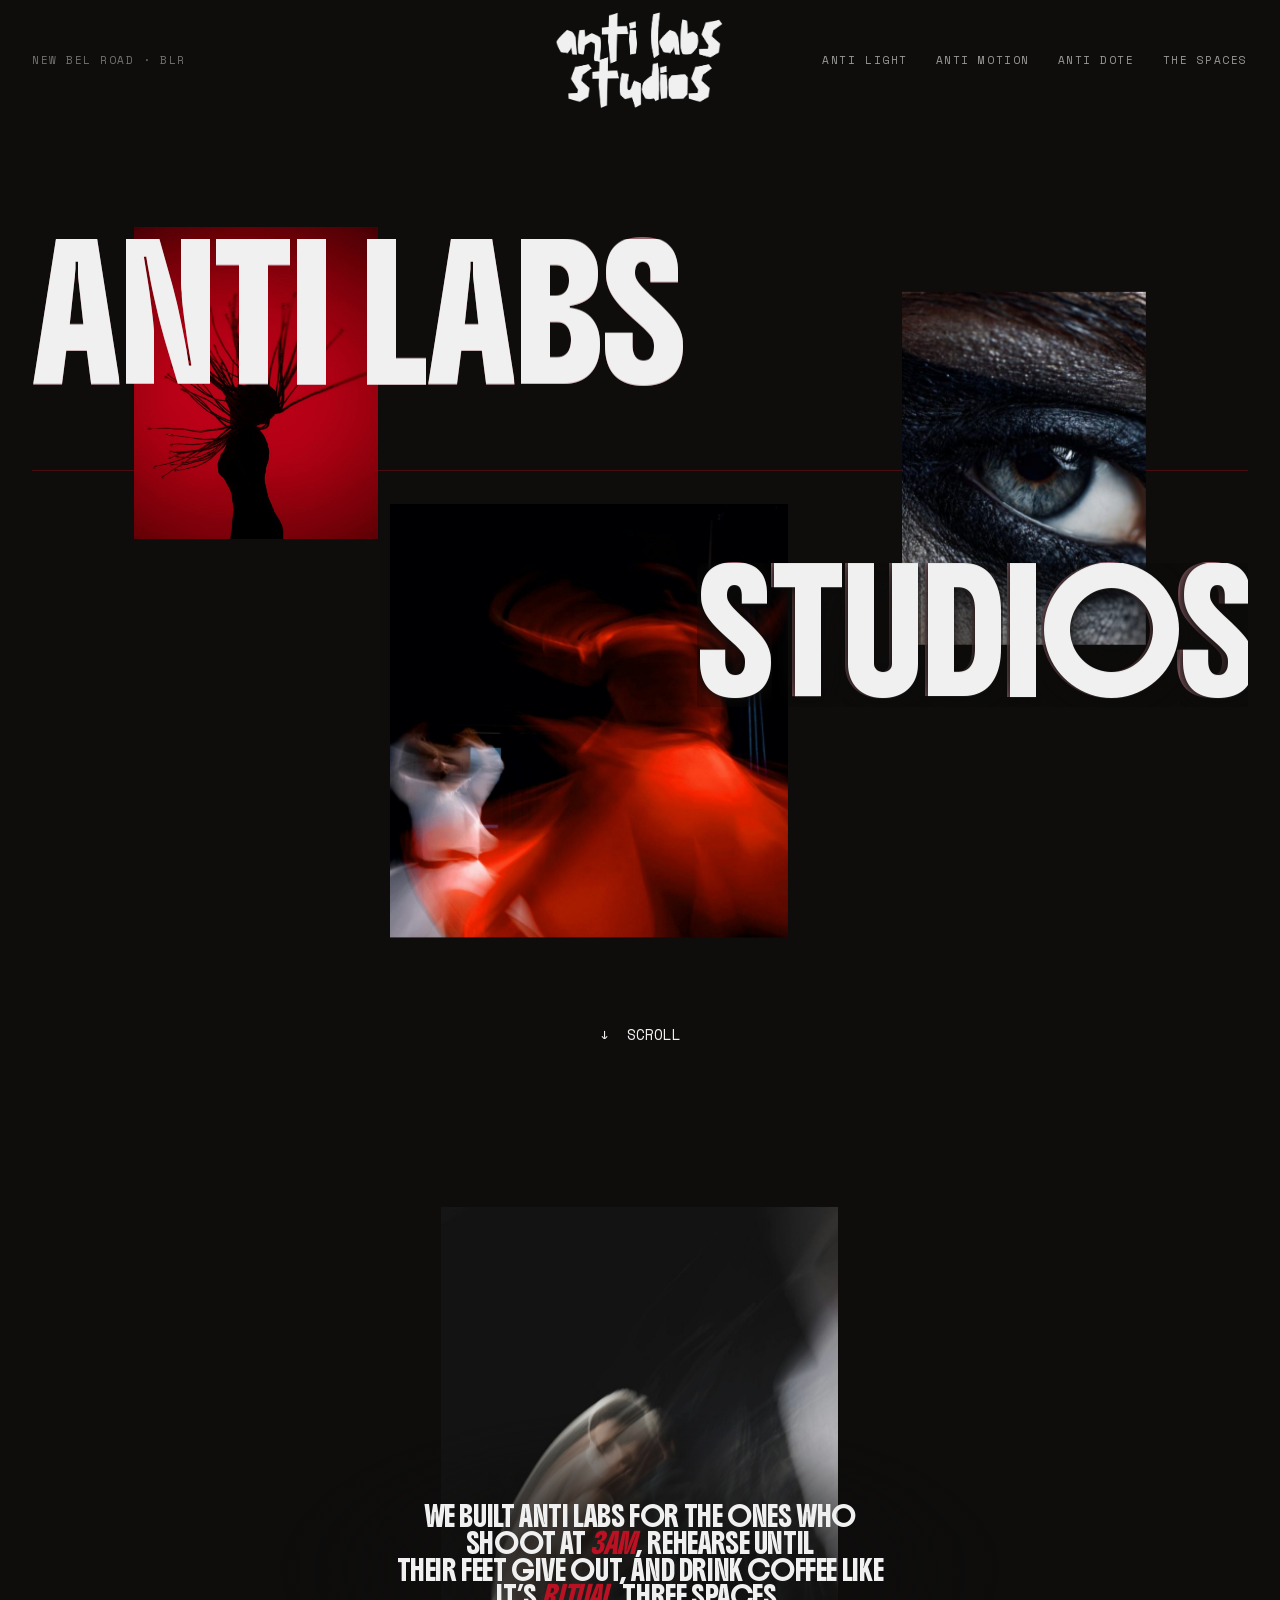
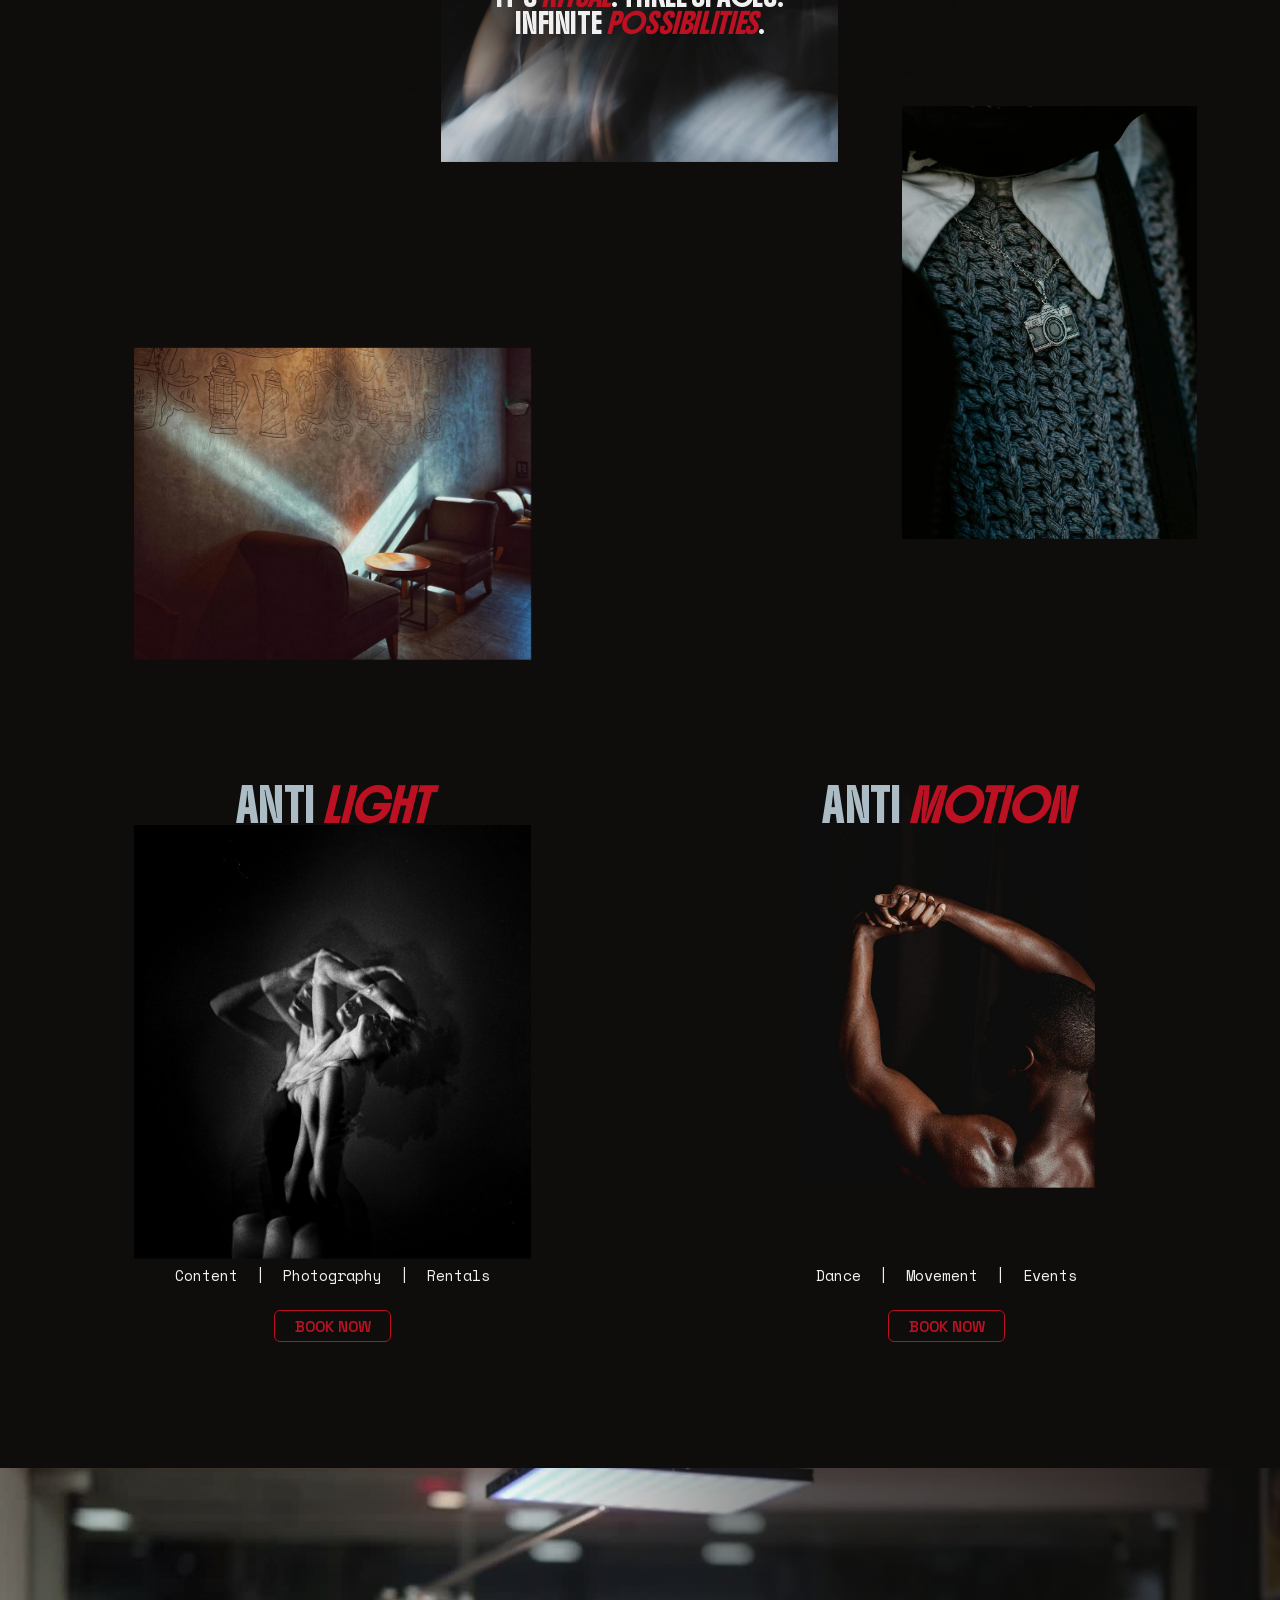
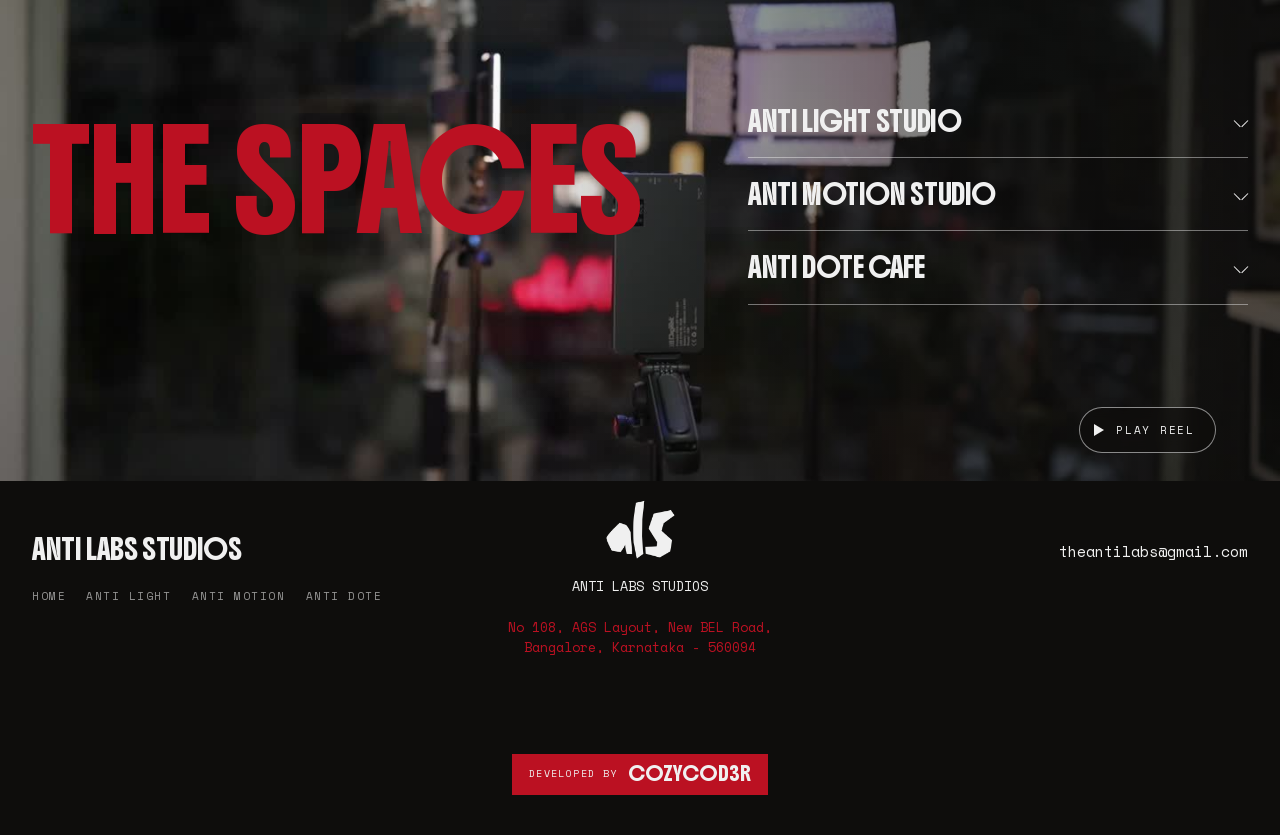
<file: index.html>
<!DOCTYPE html>
<html lang="en">
<head>
<meta charset="utf-8">
<meta name="viewport" content="width=device-width, initial-scale=1">
<!-- seo:start -->
<title>Anti Labs Studios | Creative Spaces in North Bangalore</title>
<meta name="description" content="Three spaces in North Bangalore: Anti Light photo and video studio, Anti Motion dance studio and Anti Dote coffee bar. Book the room.">
<link rel="canonical" href="https://www.theantilabs.com/">
<meta name="robots" content="index, follow, max-image-preview:large">
<meta name="theme-color" content="#0e0d0c">

<meta property="og:type" content="website">
<meta property="og:site_name" content="Anti Labs Studios">
<meta property="og:locale" content="en_IN">
<meta property="og:url" content="https://www.theantilabs.com/">
<meta property="og:title" content="Anti Labs Studios | Creative Spaces in North Bangalore">
<meta property="og:description" content="Three spaces in North Bangalore: Anti Light photo and video studio, Anti Motion dance studio and Anti Dote coffee bar. Book the room.">
<meta property="og:image" content="https://www.theantilabs.com/assets/og/home.jpg">
<meta property="og:image:width" content="1200">
<meta property="og:image:height" content="630">
<meta property="og:image:alt" content="Home — Anti Labs Studios">
<meta name="twitter:card" content="summary_large_image">
<meta name="twitter:title" content="Anti Labs Studios | Creative Spaces in North Bangalore">
<meta name="twitter:description" content="Three spaces in North Bangalore: Anti Light photo and video studio, Anti Motion dance studio and Anti Dote coffee bar. Book the room.">
<meta name="twitter:image" content="https://www.theantilabs.com/assets/og/home.jpg">

<link rel="preload" href="assets/fonts/Boldonse-400-normal-33adfb58.woff2" as="font" type="font/woff2" crossorigin>
<link rel="preload" href="assets/fonts/SpaceMono-400-normal-8f403534.woff2" as="font" type="font/woff2" crossorigin>

<script type="application/ld+json">
{
  "@context": "https://schema.org",
  "@graph": [
    {
      "@type": "LocalBusiness",
      "@id": "https://www.theantilabs.com/#business",
      "name": "Anti Labs Studios",
      "url": "https://www.theantilabs.com/",
      "email": "theantilabs@gmail.com",
      "image": "https://www.theantilabs.com/assets/og/home.jpg",
      "logo": "https://www.theantilabs.com/assets/img/00-3.png",
      "address": {
        "@type": "PostalAddress",
        "streetAddress": "No 108, AGS Layout, New BEL Road",
        "addressLocality": "Bangalore",
        "addressRegion": "Karnataka",
        "postalCode": "560094",
        "addressCountry": "IN"
      },
      "department": [
        {
          "@type": "LocalBusiness",
          "name": "Anti Light",
          "url": "https://www.theantilabs.com/anti-light"
        },
        {
          "@type": "LocalBusiness",
          "name": "Anti Motion",
          "url": "https://www.theantilabs.com/anti-motion"
        },
        {
          "@type": "LocalBusiness",
          "name": "Anti Dote",
          "url": "https://www.theantilabs.com/anti-dote"
        }
      ]
    },
    {
      "@type": "WebSite",
      "name": "Anti Labs Studios",
      "url": "https://www.theantilabs.com/",
      "publisher": {
        "@id": "https://www.theantilabs.com/#business"
      }
    }
  ]
}
</script>
<!-- seo:end -->
<link rel="icon" href="assets/img/11-6.png">
<link rel="stylesheet" href="assets/css/fonts.css?v=1789833606">
<link rel="stylesheet" href="assets/css/style.css?v=1789833606">
<link rel="stylesheet" href="assets/css/home.css?v=1789833606">
<link rel="stylesheet" href="assets/css/enhance.css?v=1791960100">
<link rel="stylesheet" href="assets/css/motion.css?v=1789833606">
<link rel="stylesheet" href="assets/css/mobile.css?v=1789833606">
</head>
<body>

<a class="skip" href="#page">Skip to Content</a>

<header class="masthead">
  <span class="masthead__tag">New BEL Road &middot; BLR</span>
  <a href="./">
    <img width="903" height="514" class="masthead__logo" src="assets/img/00-3.png" alt="Anti Labs Studios">
  </a>
  <button class="nav__toggle" type="button" aria-expanded="false" aria-controls="nav">Menu</button>
  <nav class="nav" id="nav">
    <a class="nav__link" href="anti-light">Anti Light</a>
    <a class="nav__link" href="anti-motion">Anti Motion</a>
    <a class="nav__link" href="anti-dote">Anti Dote</a>
    <a class="nav__link" href="#spaces">The Spaces</a>
  </nav>
</header>

<main id="page">

  <h1 class="sr-only">Anti Labs Studios — photo, dance and caf&eacute; spaces on New BEL Road, Bangalore</h1>

  <!-- 1. Hero collage ----------------------------------------------------- -->
  <section class="sec h-hero">
    <img width="1600" height="2400" class="h-hero__img1 hero-plate hero-plate--left" style="--p:0" data-float="5" data-parallax="0.12" src="assets/img/h01-pexels-ekaterina-bolovtsova-7659193.jpg"
         alt="Silhouette of a person flipping their hair against a deep red background." srcset="assets/img/h01-pexels-ekaterina-bolovtsova-7659193-480w.jpg 480w, assets/img/h01-pexels-ekaterina-bolovtsova-7659193-960w.jpg 960w, assets/img/h01-pexels-ekaterina-bolovtsova-7659193-1440w.jpg 1440w, assets/img/h01-pexels-ekaterina-bolovtsova-7659193.jpg 1600w" sizes="(max-width: 767px) 100vw, 50vw" decoding="async" fetchpriority="high">
    <img width="973" height="732" class="h-hero__img3 hero-plate hero-plate--right" style="--p:1" data-float="4" data-parallax="0.16" src="assets/img/h03-website-eye-1.jpg"
         alt="Close-up of a human eye with bold dark makeup." srcset="assets/img/h03-website-eye-1-480w.jpg 480w, assets/img/h03-website-eye-1-960w.jpg 960w, assets/img/h03-website-eye-1.jpg 973w" sizes="(max-width: 767px) 100vw, 50vw" decoding="async" fetchpriority="high">
    <img width="1600" height="2843" class="h-hero__img2 hero-plate hero-plate--bottom" style="--p:2" data-float="7" data-parallax="-0.06" src="assets/img/h02-pexels-adem-albayrak-383796555-19525398.jpg"
         alt="A person spinning in a vibrant red skirt, captured as motion blur." srcset="assets/img/h02-pexels-adem-albayrak-383796555-19525398-480w.jpg 480w, assets/img/h02-pexels-adem-albayrak-383796555-19525398-960w.jpg 960w, assets/img/h02-pexels-adem-albayrak-383796555-19525398-1440w.jpg 1440w, assets/img/h02-pexels-adem-albayrak-383796555-19525398.jpg 1600w" sizes="(max-width: 767px) 100vw, 50vw" decoding="async" fetchpriority="high">
    <p class="h-hero__title t-fit chroma t-display" aria-hidden="true" data-text="Anti Labs" data-split="chars">Anti Labs</p>
    <p class="h-hero__title2 t-fit chroma t-display" aria-hidden="true" data-text="Studios" data-split="chars">Studios</p>
    <div class="hero-rule" style="top:470px"></div>
    <p class="h-hero__scroll t-body reveal reveal--delay-3"><span class="cue-bob" style="display:inline-block">&#8595;&nbsp; SCROLL</span></p>
  </section>

  <!-- 2. Manifesto -------------------------------------------------------- -->
  <section class="sec h-manifesto">
    <img width="1600" height="2400" class="h-manifesto__img-main reveal-img" data-parallax="-0.05" src="assets/img/h04-pexels-jean-daniel-30936143.jpg"
         alt="Blurred image showing a person with sweeping motion." srcset="assets/img/h04-pexels-jean-daniel-30936143-480w.jpg 480w, assets/img/h04-pexels-jean-daniel-30936143-960w.jpg 960w, assets/img/h04-pexels-jean-daniel-30936143-1440w.jpg 1440w, assets/img/h04-pexels-jean-daniel-30936143.jpg 1600w" sizes="(max-width: 767px) 100vw, 50vw" loading="lazy" decoding="async">
    <h2 class="h-manifesto__text t-h4 reveal">We built Anti Labs for the ones who <br>shoot at <em class="u-red">3AM</em>, rehearse until <br>their feet give out, and drink coffee like <br>it&rsquo;s <em class="u-red">ritual</em>. Three spaces. <br>Infinite <em class="u-red">possibilities</em>.</h2>
    <img width="1600" height="2400" class="h-manifesto__img-side reveal-img" data-parallax="0.13" src="assets/img/h05-pexels-serdargoksu-29858662.jpg"
         alt="Close-up of a person's neck and chest wearing a camera pendant." srcset="assets/img/h05-pexels-serdargoksu-29858662-480w.jpg 480w, assets/img/h05-pexels-serdargoksu-29858662-960w.jpg 960w, assets/img/h05-pexels-serdargoksu-29858662-1440w.jpg 1440w, assets/img/h05-pexels-serdargoksu-29858662.jpg 1600w" sizes="(max-width: 767px) 100vw, 50vw" loading="lazy" decoding="async">
    <img width="1600" height="2133" class="h-manifesto__img-cafe reveal-img" data-parallax="0.08" src="assets/img/h06-pexels-ryla143-15417612.jpg"
         alt="A cozy corner in a dimly lit cafe with a shaft of light across the room." srcset="assets/img/h06-pexels-ryla143-15417612-480w.jpg 480w, assets/img/h06-pexels-ryla143-15417612-960w.jpg 960w, assets/img/h06-pexels-ryla143-15417612-1440w.jpg 1440w, assets/img/h06-pexels-ryla143-15417612.jpg 1600w" sizes="(max-width: 767px) 100vw, 50vw" loading="lazy" decoding="async">
  </section>

  <!-- 3. Studio cards ----------------------------------------------------- -->
  <section class="sec h-cards">
    <img width="1600" height="2428" class="h-cards__img-a reveal-img" data-parallax="0.07" src="assets/img/h07-pexels-marianamontrazi-6757343.jpg"
         alt="A person in dark clothing holds a pose under hard studio light." srcset="assets/img/h07-pexels-marianamontrazi-6757343-480w.jpg 480w, assets/img/h07-pexels-marianamontrazi-6757343-960w.jpg 960w, assets/img/h07-pexels-marianamontrazi-6757343-1440w.jpg 1440w, assets/img/h07-pexels-marianamontrazi-6757343.jpg 1600w" sizes="(max-width: 767px) 100vw, 50vw" loading="lazy" decoding="async">
    <img width="1600" height="2400" class="h-cards__img-b reveal-img" data-parallax="-0.06" src="assets/img/h08-pexels-mike-jones-8874553.jpg"
         alt="Close-up of two arms raised and clasped overhead in movement." srcset="assets/img/h08-pexels-mike-jones-8874553-480w.jpg 480w, assets/img/h08-pexels-mike-jones-8874553-960w.jpg 960w, assets/img/h08-pexels-mike-jones-8874553-1440w.jpg 1440w, assets/img/h08-pexels-mike-jones-8874553.jpg 1600w" sizes="(max-width: 767px) 100vw, 50vw" loading="lazy" decoding="async">

    <h2 class="h-cards__title-a t-h2 t-fit reveal"><span class="u-blue">Anti</span> <em class="u-red">Light</em></h2>
    <p class="h-cards__tag-a t-body reveal reveal--delay-1">Content&nbsp; |&nbsp; Photography&nbsp; |&nbsp; Rentals</p>
    <p class="h-cards__cta-a reveal reveal--delay-2"><a class="btn-outline btn-outline--red" href="anti-light">Book Now</a></p>

    <h2 class="h-cards__title-b t-h2 t-fit reveal"><span class="u-blue">Anti</span> <em class="u-red">Motion</em></h2>
    <p class="h-cards__tag-b t-body reveal reveal--delay-1">Dance&nbsp; |&nbsp; Movement&nbsp; |&nbsp; Events</p>
    <p class="h-cards__cta-b reveal reveal--delay-2"><a class="btn-outline btn-outline--red" href="anti-motion">Book Now</a></p>
  </section>

  <!-- 4. The spaces ------------------------------------------------------- -->
  <section class="sec h-spaces" id="spaces">
    <div class="sec__bg">
      <!-- muted first: Safari evaluates autoplay eligibility from the markup as
           it parses, and a video whose src only arrives from JS is treated as
           unplayable — it paints its own play button and never starts. -->
      <video class="bg-video" muted autoplay loop playsinline preload="auto"
             poster="assets/video/spaces-poster.jpg"
             disablepictureinpicture aria-hidden="true" tabindex="-1">
        <source src="assets/video/spaces-bg-mobile.mp4" media="(max-width: 767px)" type="video/mp4">
        <source src="assets/video/spaces-bg-opt.mp4" type="video/mp4">
      </video>
    </div>

    <h2 class="h-spaces__title u-red t-fit reveal">The Spaces</h2>

    <ul class="acc acc--spaces h-spaces__acc reveal reveal--delay-1">
      <li class="acc__item">
        <h3><button class="acc__btn" type="button" aria-expanded="false">Anti Light Studio<span class="acc__icon"></span></button></h3>
        <div class="acc__panel"><div>
          <p>A controlled-light sanctuary for visual storytelling. Cyclorama wall, modular lighting rigs, seamless backdrops, and a prop room &mdash; everything you need to shoot editorial, commercial, or personal work at a professional level without the agency price tag.</p>
          <p class="acc__more"><a href="anti-light">Explore Anti Light &rarr;</a></p>
        </div></div>
      </li>
      <li class="acc__item">
        <h3><button class="acc__btn" type="button" aria-expanded="false">Anti Motion Studio<span class="acc__icon"></span></button></h3>
        <div class="acc__panel"><div>
          <p>Sprung hardwood floors, mirrored walls, aerial rigging points, and a pole &mdash; designed for every discipline that demands space, sweat, and surrender. Whether you're drilling a choreography or teaching a sunrise Pilates class, Anti Motion holds the floor for you.</p>
          <p class="acc__more"><a href="anti-motion">Explore Anti Motion &rarr;</a></p>
        </div></div>
      </li>
      <li class="acc__item">
        <h3><button class="acc__btn" type="button" aria-expanded="false">Anti Dote Cafe<span class="acc__icon"></span></button></h3>
        <div class="acc__panel"><div>
          <p>The antidote to generic caf&eacute; culture. Anti Dote is a coffee bar that takes its cues from experimental cuisine &mdash; rotating single-origins, unexpected preparations, and a menu designed to fuel creative sessions without the crash. Come for the coffee, stay for the community.</p>
          <p class="acc__more"><a href="anti-dote">Explore Anti Dote &rarr;</a></p>
        </div></div>
      </li>
    </ul>
  </section>

  <!-- 5. Footer ----------------------------------------------------------- -->
  <footer class="sec foot h-footer">
    <div class="foot__mark"><img width="1000" height="1000" src="assets/img/11-6.png" alt=""></div>
    <p class="foot__name t-h4 t-fit t-display">anti labs studios</p>
        <nav class="foot__nav" aria-label="Footer">
      <a href="./">Home</a>
      <a href="anti-light">Anti Light</a>
      <a href="anti-motion">Anti Motion</a>
      <a href="anti-dote">Anti Dote</a>
    </nav>
    <p class="foot__label t-small">ANTI LABS STUDIOS</p>
    <p class="foot__addr t-small u-red">No 108, AGS Layout, New BEL Road,<br>Bangalore, Karnataka - 560094</p>
    <p class="foot__mail t-body"><a href="mailto:theantilabs@gmail.com">theantilabs@gmail.com</a></p>
  </footer>
  <p class="site-credit"><a href="https://thecozycod3r.github.io/websites/anti-labs/" target="_blank" rel="noopener"><span class="site-credit__by">Developed by</span><span class="site-credit__name">cozycod3r</span></a></p>

</main>

<script src="assets/js/main.js?v=1789833606"></script>
<script src="assets/js/enhance.js?v=1789833606"></script>
<script src="assets/js/motion.js?v=1789833606"></script>
</body>
</html>
</file>
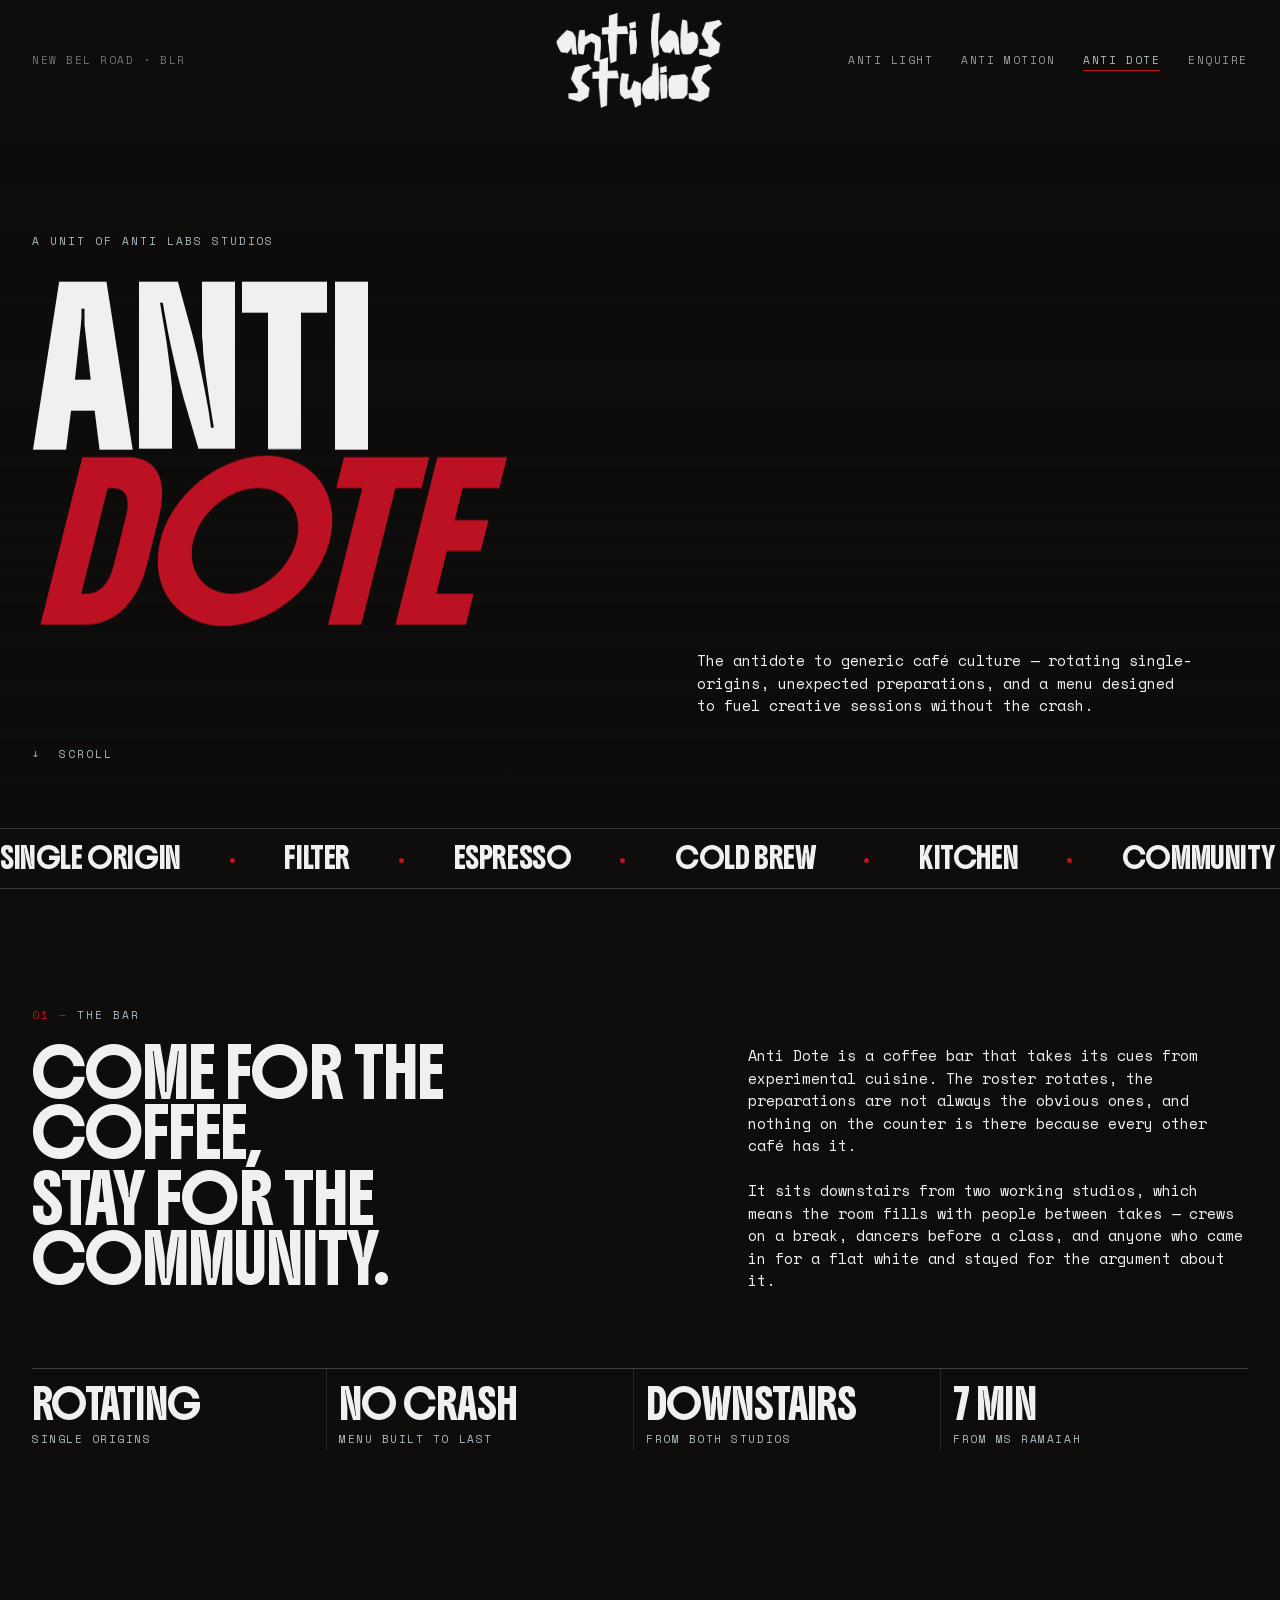
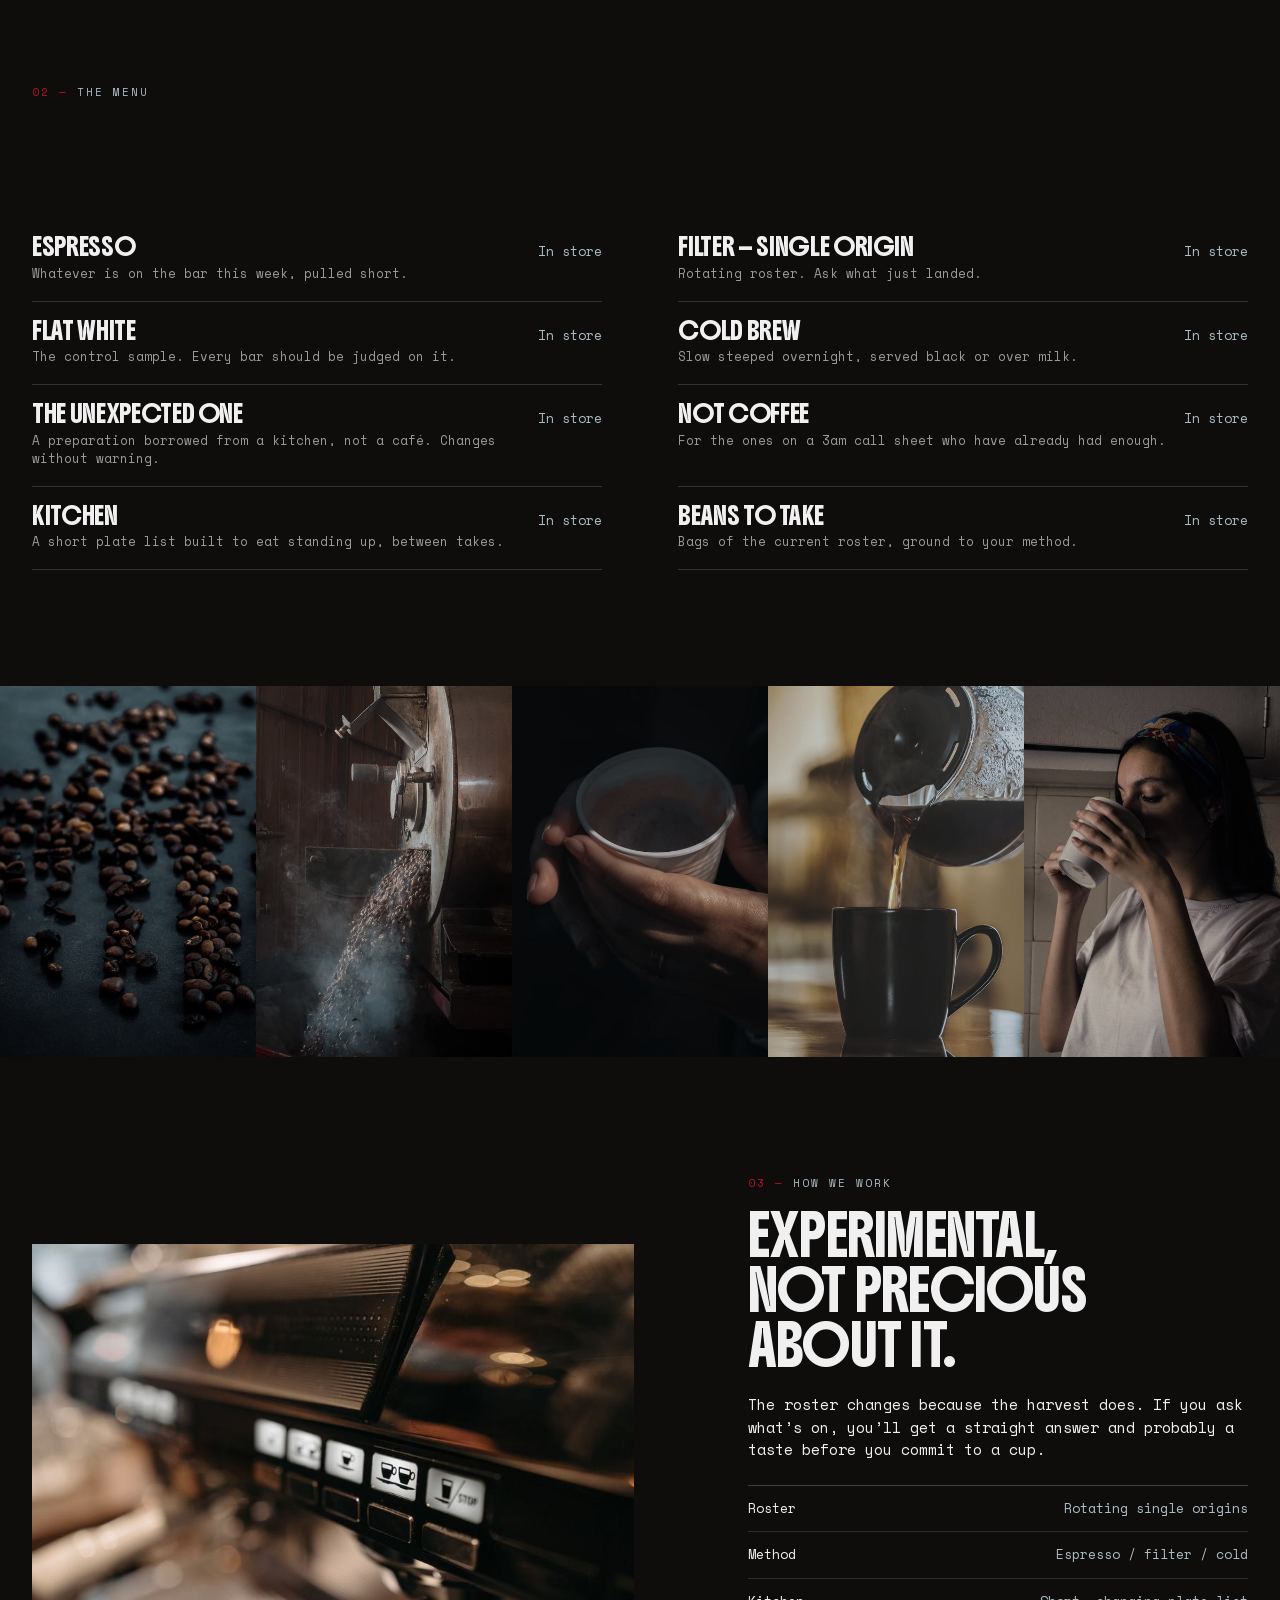
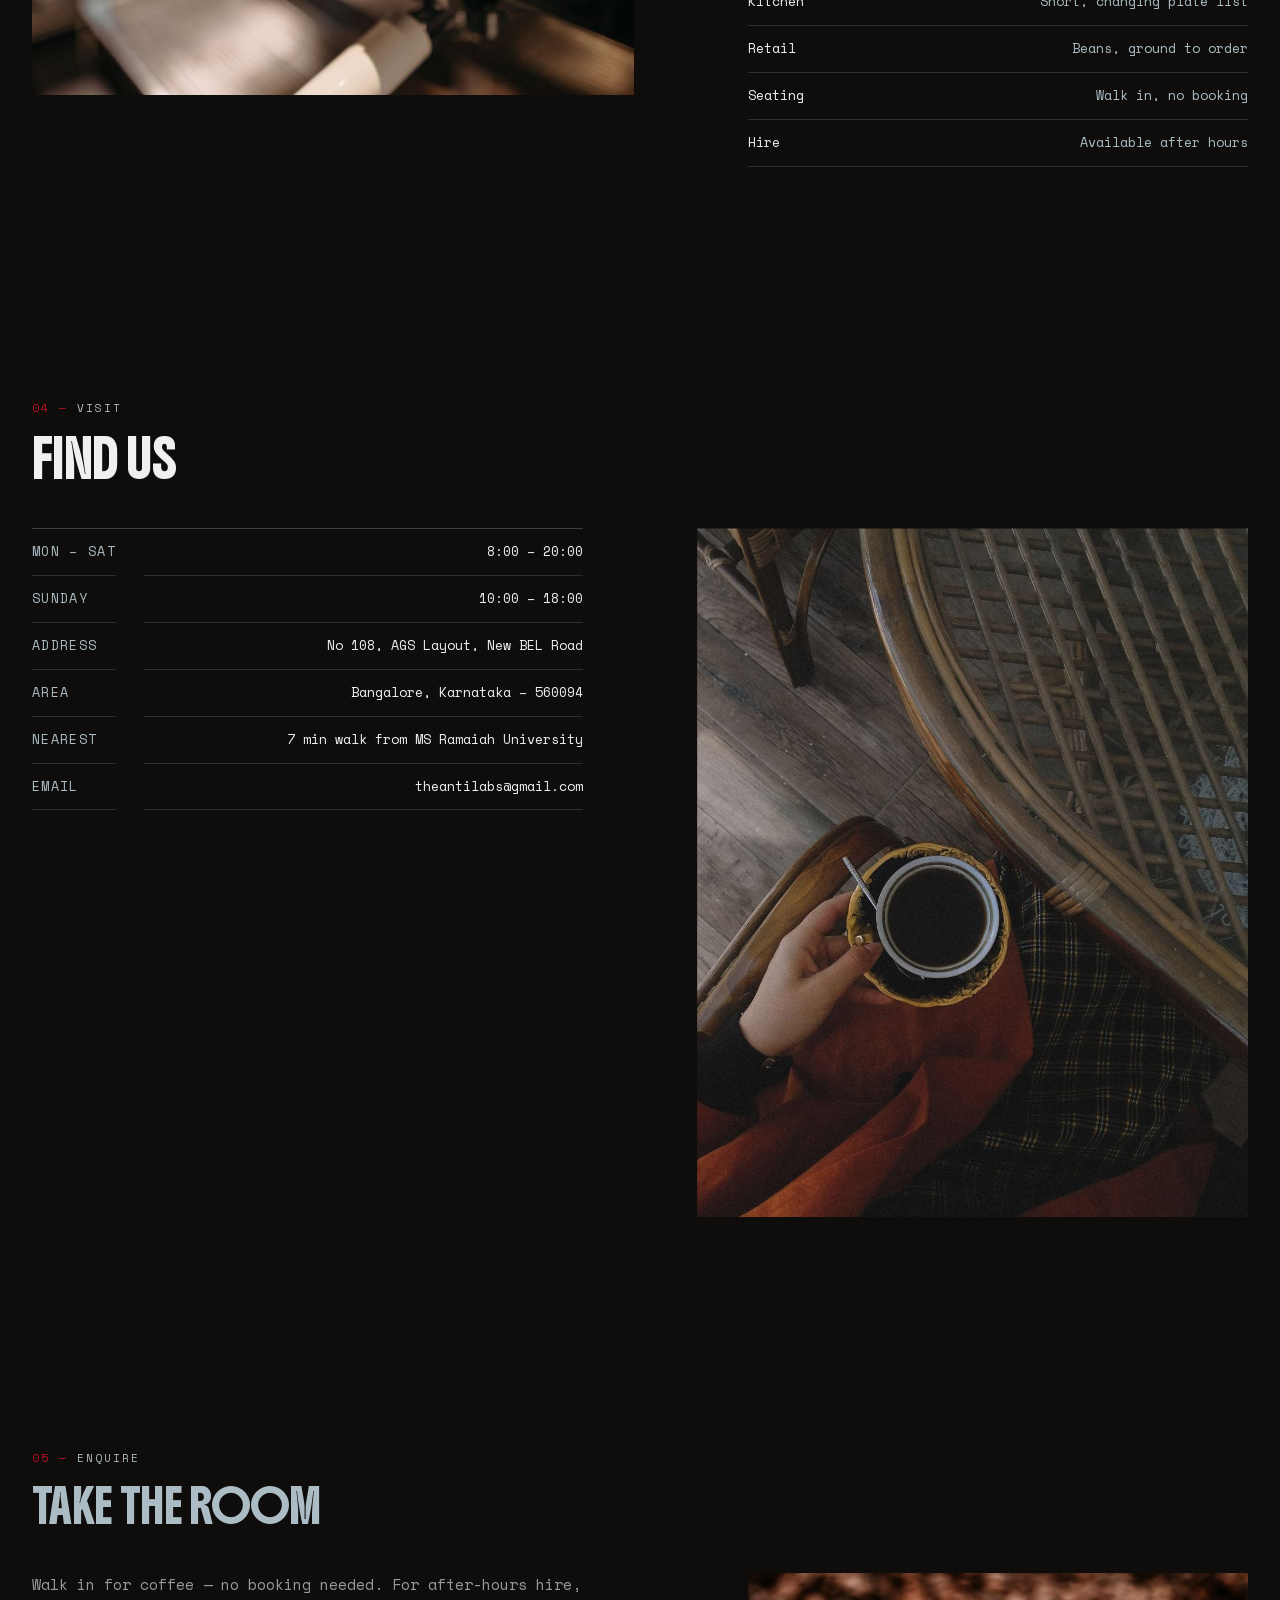
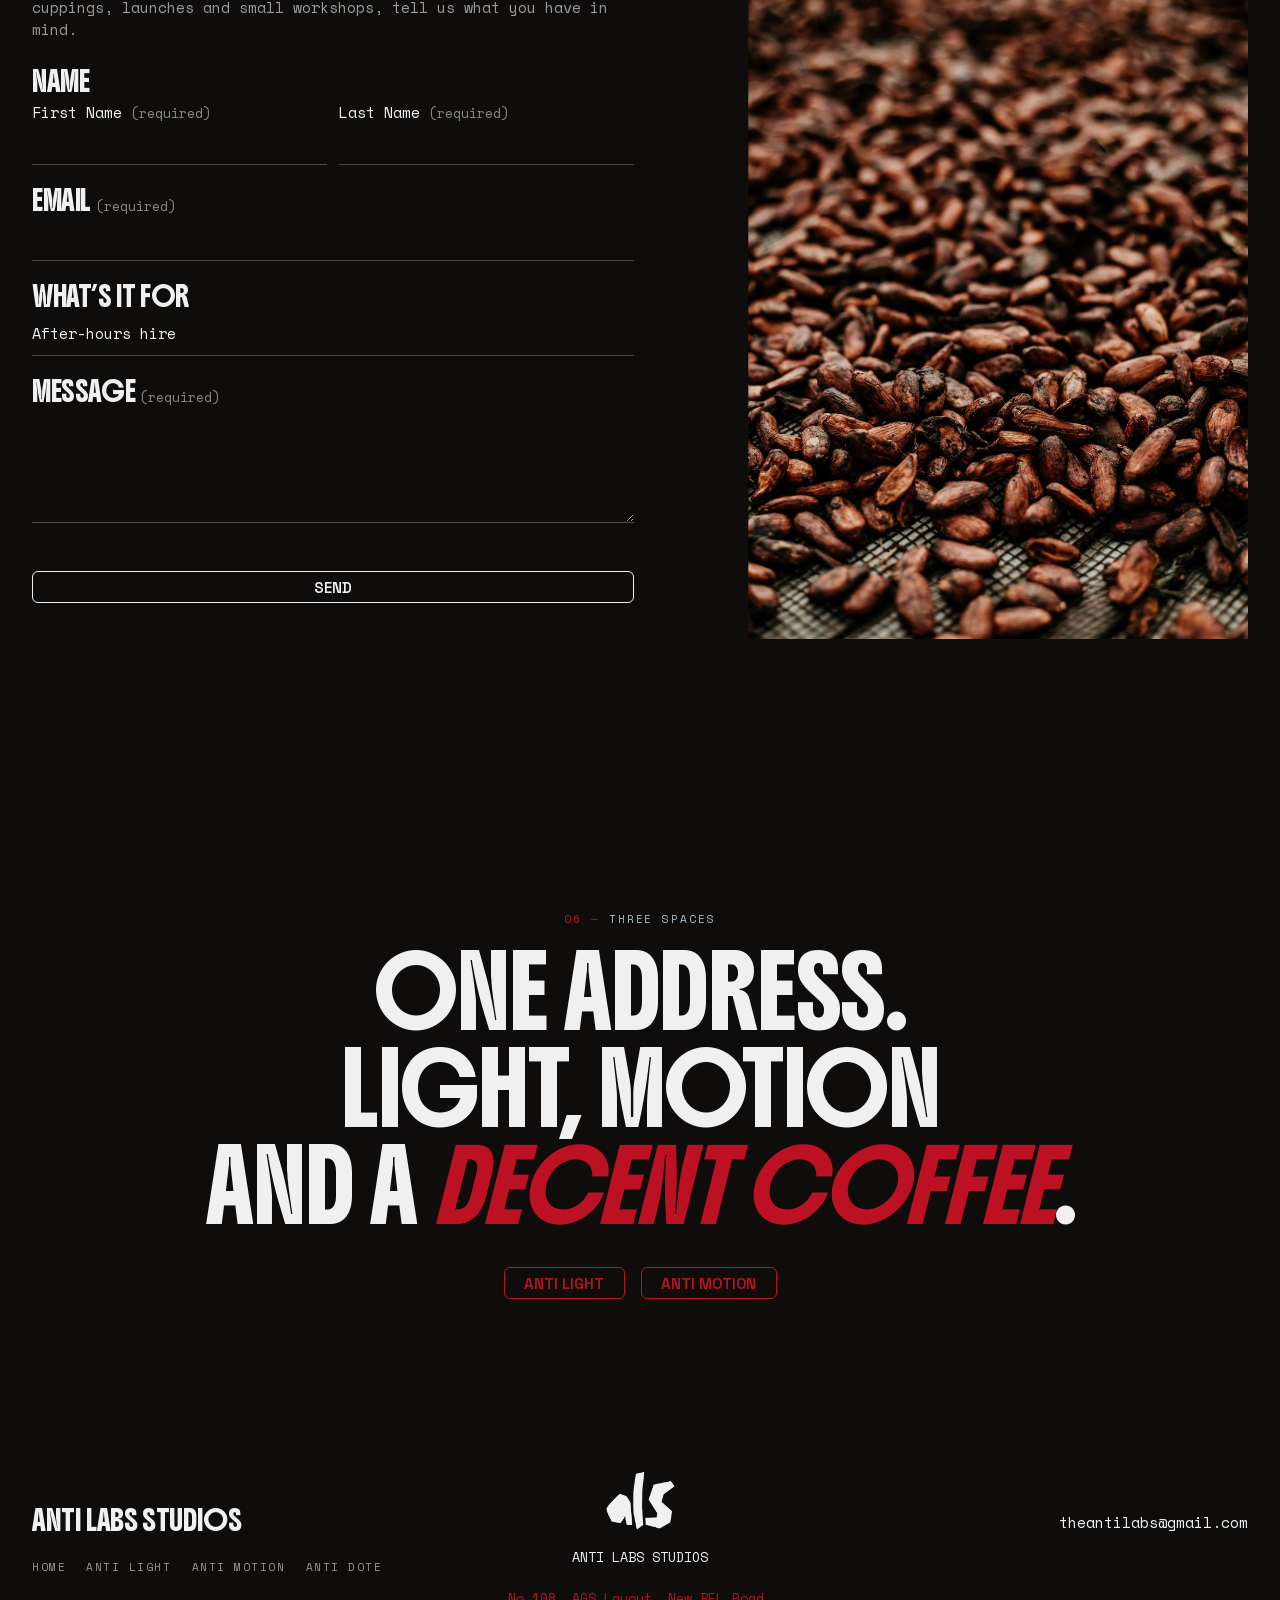
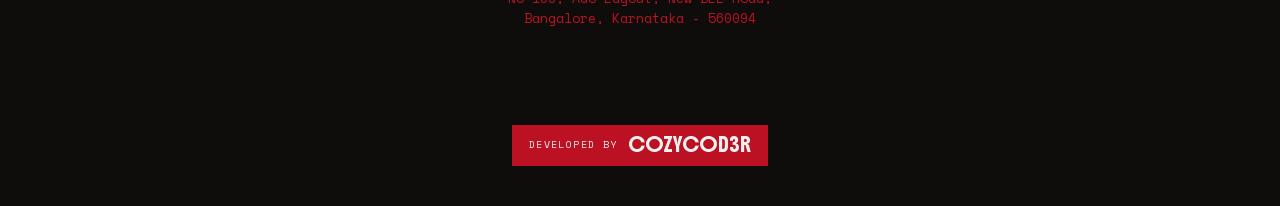
<file: anti-dote.html>
<!DOCTYPE html>
<html lang="en">
<head>
<meta charset="utf-8">
<meta name="viewport" content="width=device-width, initial-scale=1">
<!-- seo:start -->
<title>Anti Dote | Coffee Bar on New BEL Road, Bangalore</title>
<meta name="description" content="Rotating single origins, unexpected preparations and a menu built for long creative sessions. Anti Dote is the coffee bar at Anti Labs.">
<link rel="canonical" href="https://www.theantilabs.com/anti-dote">
<meta name="robots" content="index, follow, max-image-preview:large">
<meta name="theme-color" content="#0e0d0c">

<meta property="og:type" content="website">
<meta property="og:site_name" content="Anti Labs Studios">
<meta property="og:locale" content="en_IN">
<meta property="og:url" content="https://www.theantilabs.com/anti-dote">
<meta property="og:title" content="Anti Dote | Coffee Bar on New BEL Road, Bangalore">
<meta property="og:description" content="Rotating single origins, unexpected preparations and a menu built for long creative sessions. Anti Dote is the coffee bar at Anti Labs.">
<meta property="og:image" content="https://www.theantilabs.com/assets/og/anti-dote.jpg">
<meta property="og:image:width" content="1200">
<meta property="og:image:height" content="630">
<meta property="og:image:alt" content="Anti Dote — Anti Labs Studios">
<meta name="twitter:card" content="summary_large_image">
<meta name="twitter:title" content="Anti Dote | Coffee Bar on New BEL Road, Bangalore">
<meta name="twitter:description" content="Rotating single origins, unexpected preparations and a menu built for long creative sessions. Anti Dote is the coffee bar at Anti Labs.">
<meta name="twitter:image" content="https://www.theantilabs.com/assets/og/anti-dote.jpg">

<link rel="preload" href="assets/fonts/Boldonse-400-normal-33adfb58.woff2" as="font" type="font/woff2" crossorigin>
<link rel="preload" href="assets/fonts/SpaceMono-400-normal-8f403534.woff2" as="font" type="font/woff2" crossorigin>
<link rel="preload" as="image" href="assets/img/dote/hero.jpg" imagesrcset="assets/img/dote/hero-480w.jpg 480w, assets/img/dote/hero-960w.jpg 960w, assets/img/dote/hero.jpg 1800w" imagesizes="100vw" fetchpriority="high">

<script type="application/ld+json">
{
  "@context": "https://schema.org",
  "@type": "BreadcrumbList",
  "itemListElement": [
    {
      "@type": "ListItem",
      "position": 1,
      "name": "Anti Labs Studios",
      "item": "https://www.theantilabs.com/"
    },
    {
      "@type": "ListItem",
      "position": 2,
      "name": "Anti Dote",
      "item": "https://www.theantilabs.com/anti-dote"
    }
  ]
}
</script>
<!-- seo:end -->
<link rel="icon" href="assets/img/11-6.png">
<link rel="stylesheet" href="assets/css/fonts.css?v=1789833606">
<link rel="stylesheet" href="assets/css/style.css?v=1789833606">
<link rel="stylesheet" href="assets/css/pages.css?v=1789833606">
<link rel="stylesheet" href="assets/css/enhance.css?v=1791960100">
<link rel="stylesheet" href="assets/css/motion.css?v=1789833606">
<link rel="stylesheet" href="assets/css/mobile.css?v=1789833606">
</head>
<body>

<a class="skip" href="#page">Skip to Content</a>

<header class="masthead">
  <span class="masthead__tag">New BEL Road &middot; BLR</span>
  <a href="./">
    <img width="903" height="514" class="masthead__logo" src="assets/img/00-3.png" alt="Anti Labs Studios">
  </a>
  <button class="nav__toggle" type="button" aria-expanded="false" aria-controls="nav">Menu</button>
  <nav class="nav" id="nav">
    <a class="nav__link" href="anti-light">Anti Light</a>
    <a class="nav__link" href="anti-motion">Anti Motion</a>
    <a class="nav__link" href="anti-dote" aria-current="page">Anti Dote</a>
    <a class="nav__link" href="#enquire">Enquire</a>
  </nav>
</header>

<main id="page">

  <!-- Hero ---------------------------------------------------------------- -->
  <section class="p-sec p-hero">
    <div class="p-hero__bg img-frame reveal-img" data-parallax="0.06">
      <img width="1600" height="2396" src="assets/img/dote/hero.jpg" alt="A dark cafe interior, warm lights thrown out of focus behind a cup on the counter." srcset="assets/img/dote/hero-480w.jpg 480w, assets/img/dote/hero-960w.jpg 960w, assets/img/dote/hero-1440w.jpg 1440w, assets/img/dote/hero.jpg 1600w" sizes="100vw" loading="lazy" decoding="async">
    </div>
    <p class="p-hero__eyebrow eyebrow reveal">A unit of Anti Labs Studios</p>
    <h1 class="p-hero__title reveal reveal--delay-1" data-split>Anti<br><em>Dote</em></h1>
    <p class="p-hero__lede t-body reveal reveal--delay-2">The antidote to generic caf&eacute; culture &mdash; rotating single-origins, unexpected preparations, and a menu designed to fuel creative sessions without the crash.</p>
    <p class="p-hero__cue reveal reveal--delay-3">&#8595;&nbsp; Scroll</p>
  </section>

  <!-- Marquee -------------------------------------------------------------- -->
  <div class="marquee" aria-hidden="true">
    <div class="marquee__track">
      <span class="marquee__item">Single Origin</span>
      <span class="marquee__item">Filter</span>
      <span class="marquee__item">Espresso</span>
      <span class="marquee__item">Cold Brew</span>
      <span class="marquee__item">Kitchen</span>
      <span class="marquee__item">Community</span>
    </div>
  </div>

  <!-- Intro ---------------------------------------------------------------- -->
  <section class="p-sec p-intro">
    <p class="p-intro__eyebrow eyebrow reveal" data-index="01">The Bar</p>
    <h2 class="p-intro__title reveal" data-split>Come for the coffee,<br>stay for the community.</h2>
    <div class="p-intro__body">
      <p class="reveal reveal--delay-1">Anti Dote is a coffee bar that takes its cues from experimental cuisine. The roster rotates, the preparations are not always the obvious ones, and nothing on the counter is there because every other caf&eacute; has it.</p>
      <p class="reveal reveal--delay-2">It sits downstairs from two working studios, which means the room fills with people between takes &mdash; crews on a break, dancers before a class, and anyone who came in for a flat white and stayed for the argument about it.</p>
    </div>

    <div class="p-stats">
      <div class="p-stat reveal">
        <p class="p-stat__value">Rotating</p>
        <p class="p-stat__label">Single origins</p>
      </div>
      <div class="p-stat reveal reveal--delay-1">
        <p class="p-stat__value">No Crash</p>
        <p class="p-stat__label">Menu built to last</p>
      </div>
      <div class="p-stat reveal reveal--delay-2">
        <p class="p-stat__value">Downstairs</p>
        <p class="p-stat__label">From both studios</p>
      </div>
      <div class="p-stat reveal reveal--delay-3">
        <p class="p-stat__value">7 Min</p>
        <p class="p-stat__label">From MS Ramaiah</p>
      </div>
    </div>
  </section>

  <!-- Menu ----------------------------------------------------------------- -->
  <section class="p-sec p-menu">
    <p class="p-menu__eyebrow eyebrow reveal" data-index="02">The Menu</p>
    <h2 class="p-menu__title t-h1 t-fit reveal" data-split>What&rsquo;s on</h2>

    <div class="p-menu__list reveal reveal--delay-1">
      <div class="p-menu__row">
        <span class="p-menu__name">Espresso
          <span class="p-menu__note">Whatever is on the bar this week, pulled short.</span>
        </span>
        <span class="p-menu__price">In store</span>
      </div>
      <div class="p-menu__row">
        <span class="p-menu__name">Filter &mdash; Single Origin
          <span class="p-menu__name-note p-menu__note">Rotating roster. Ask what just landed.</span>
        </span>
        <span class="p-menu__price">In store</span>
      </div>
      <div class="p-menu__row">
        <span class="p-menu__name">Flat White
          <span class="p-menu__note">The control sample. Every bar should be judged on it.</span>
        </span>
        <span class="p-menu__price">In store</span>
      </div>
      <div class="p-menu__row">
        <span class="p-menu__name">Cold Brew
          <span class="p-menu__note">Slow steeped overnight, served black or over milk.</span>
        </span>
        <span class="p-menu__price">In store</span>
      </div>
      <div class="p-menu__row">
        <span class="p-menu__name">The Unexpected One
          <span class="p-menu__note">A preparation borrowed from a kitchen, not a caf&eacute;. Changes without warning.</span>
        </span>
        <span class="p-menu__price">In store</span>
      </div>
      <div class="p-menu__row">
        <span class="p-menu__name">Not Coffee
          <span class="p-menu__note">For the ones on a 3am call sheet who have already had enough.</span>
        </span>
        <span class="p-menu__price">In store</span>
      </div>
      <div class="p-menu__row">
        <span class="p-menu__name">Kitchen
          <span class="p-menu__note">A short plate list built to eat standing up, between takes.</span>
        </span>
        <span class="p-menu__price">In store</span>
      </div>
      <div class="p-menu__row">
        <span class="p-menu__name">Beans To Take
          <span class="p-menu__note">Bags of the current roster, ground to your method.</span>
        </span>
        <span class="p-menu__price">In store</span>
      </div>
    </div>
  </section>

  <!-- Strip ---------------------------------------------------------------- -->
  <section class="p-strip">
    <figure class="p-strip__cell"><img width="1600" height="2132" src="assets/img/dote/strip1.jpg" alt="Coffee beans scattered across a dark surface." srcset="assets/img/dote/strip1-480w.jpg 480w, assets/img/dote/strip1-960w.jpg 960w, assets/img/dote/strip1-1440w.jpg 1440w, assets/img/dote/strip1.jpg 1600w" sizes="(max-width: 767px) 100vw, 20vw" loading="lazy" decoding="async"><figcaption class="p-strip__cap">Roster</figcaption></figure>
    <figure class="p-strip__cell"><img width="1600" height="2400" src="assets/img/dote/strip2.jpg" alt="Beans tumbling out of a roaster in a cloud of steam." srcset="assets/img/dote/strip2-480w.jpg 480w, assets/img/dote/strip2-960w.jpg 960w, assets/img/dote/strip2-1440w.jpg 1440w, assets/img/dote/strip2.jpg 1600w" sizes="(max-width: 767px) 100vw, 20vw" loading="lazy" decoding="async"><figcaption class="p-strip__cap">Roast</figcaption></figure>
    <figure class="p-strip__cell"><img width="1600" height="2393" src="assets/img/dote/strip3.jpg" alt="A hand around a cup in near darkness." srcset="assets/img/dote/strip3-480w.jpg 480w, assets/img/dote/strip3-960w.jpg 960w, assets/img/dote/strip3-1440w.jpg 1440w, assets/img/dote/strip3.jpg 1600w" sizes="(max-width: 767px) 100vw, 20vw" loading="lazy" decoding="async"><figcaption class="p-strip__cap">First cup</figcaption></figure>
    <figure class="p-strip__cell"><img width="1600" height="2847" src="assets/img/dote/strip4.jpg" alt="Coffee poured into a black mug." srcset="assets/img/dote/strip4-480w.jpg 480w, assets/img/dote/strip4-960w.jpg 960w, assets/img/dote/strip4-1440w.jpg 1440w, assets/img/dote/strip4.jpg 1600w" sizes="(max-width: 767px) 100vw, 20vw" loading="lazy" decoding="async"><figcaption class="p-strip__cap">Pour</figcaption></figure>
    <figure class="p-strip__cell"><img width="1600" height="2416" src="assets/img/dote/strip5.jpg" alt="Someone taking the first sip of the day." srcset="assets/img/dote/strip5-480w.jpg 480w, assets/img/dote/strip5-960w.jpg 960w, assets/img/dote/strip5-1440w.jpg 1440w, assets/img/dote/strip5.jpg 1600w" sizes="(max-width: 767px) 100vw, 20vw" loading="lazy" decoding="async"><figcaption class="p-strip__cap">Morning</figcaption></figure>
  </section>

  <!-- The bar -------------------------------------------------------------- -->
  <section class="p-sec p-split">
    <div class="p-split__media img-frame reveal-img">
      <img width="1600" height="1068" src="assets/img/dote/bar.jpg" alt="The espresso machine, shot close and thrown out of focus." srcset="assets/img/dote/bar-480w.jpg 480w, assets/img/dote/bar-960w.jpg 960w, assets/img/dote/bar-1440w.jpg 1440w, assets/img/dote/bar.jpg 1600w" sizes="(max-width: 767px) 100vw, 50vw" loading="lazy" decoding="async">
    </div>
    <div class="p-split__body reveal reveal--delay-1">
      <p class="p-split__eyebrow eyebrow" data-index="03">How We Work</p>
      <h2 class="p-split__title" data-split>Experimental,<br>not precious<br>about it.</h2>
      <p class="t-body">The roster changes because the harvest does. If you ask what&rsquo;s on, you&rsquo;ll get a straight answer and probably a taste before you commit to a cup.</p>
      <ul class="p-split__list">
        <li><span>Roster</span><b>Rotating single origins</b></li>
        <li><span>Method</span><b>Espresso / filter / cold</b></li>
        <li><span>Kitchen</span><b>Short, changing plate list</b></li>
        <li><span>Retail</span><b>Beans, ground to order</b></li>
        <li><span>Seating</span><b>Walk in, no booking</b></li>
        <li><span>Hire</span><b>Available after hours</b></li>
      </ul>
    </div>
  </section>

  <!-- Visit ---------------------------------------------------------------- -->
  <section class="p-sec p-visit">
    <p class="p-visit__eyebrow eyebrow reveal" data-index="04">Visit</p>
    <h2 class="p-visit__title t-h1 t-fit reveal" data-split>Find us</h2>

    <dl class="p-visit__hours reveal reveal--delay-1">
      <dt>Mon &ndash; Sat</dt><dd>8:00 &ndash; 20:00</dd>
      <dt>Sunday</dt><dd>10:00 &ndash; 18:00</dd>
      <dt>Address</dt><dd>No 108, AGS Layout, New BEL Road</dd>
      <dt>Area</dt><dd>Bangalore, Karnataka &ndash; 560094</dd>
      <dt>Nearest</dt><dd>7 min walk from MS Ramaiah University</dd>
      <dt>Email</dt><dd><a href="mailto:theantilabs@gmail.com">theantilabs@gmail.com</a></dd>
    </dl>

    <div class="p-visit__media img-frame reveal-img">
      <img width="1600" height="2133" src="assets/img/dote/visit.jpg" alt="Hands wrapped around a black cup on a woven surface." srcset="assets/img/dote/visit-480w.jpg 480w, assets/img/dote/visit-960w.jpg 960w, assets/img/dote/visit-1440w.jpg 1440w, assets/img/dote/visit.jpg 1600w" sizes="(max-width: 767px) 100vw, 50vw" loading="lazy" decoding="async">
    </div>
  </section>

  <!-- Enquire -------------------------------------------------------------- -->
  <section class="p-sec p-form-sec" id="enquire">
    <p class="p-form__eyebrow eyebrow reveal" data-index="05">Enquire</p>
    <h2 class="p-form__title t-h2 t-fit u-blue reveal" data-split>Take the room</h2>

    <form class="p-form reveal reveal--delay-1" novalidate>
      <p class="t-body" style="margin-bottom:28px;color:rgba(240,240,240,.62)">Walk in for coffee &mdash; no booking needed. For after-hours hire, cuppings, launches and small workshops, tell us what you have in mind.</p>
      <div class="p-field">
        <span class="p-field__label">Name</span>
        <div class="p-field__row">
          <div>
            <label class="field__sublabel" for="d-first">First Name <span class="p-field__req">(required)</span></label>
            <input id="d-first" name="first" type="text" required>
          </div>
          <div>
            <label class="field__sublabel" for="d-last">Last Name <span class="p-field__req">(required)</span></label>
            <input id="d-last" name="last" type="text" required>
          </div>
        </div>
      </div>
      <div class="p-field">
        <label class="p-field__label" for="d-email">Email <span class="p-field__req">(required)</span></label>
        <input id="d-email" name="email" type="email" required>
      </div>
      <div class="p-field">
        <label class="p-field__label" for="d-use">What&rsquo;s it for</label>
        <select id="d-use" name="use">
          <option>After-hours hire</option>
          <option>Cupping / tasting</option>
          <option>Launch or screening</option>
          <option>Workshop</option>
          <option>Wholesale beans</option>
        </select>
      </div>
      <div class="p-field">
        <label class="p-field__label" for="d-msg">Message <span class="p-field__req">(required)</span></label>
        <textarea id="d-msg" name="message" required></textarea>
      </div>
      <button class="btn-outline btn-outline--paper" type="submit">Send</button>
    </form>

    <div class="p-form__media img-frame reveal-img">
      <img width="1600" height="2400" src="assets/img/dote/form.jpg" alt="Roasted beans spread across a cooling tray." srcset="assets/img/dote/form-480w.jpg 480w, assets/img/dote/form-960w.jpg 960w, assets/img/dote/form-1440w.jpg 1440w, assets/img/dote/form.jpg 1600w" sizes="(max-width: 767px) 100vw, 50vw" loading="lazy" decoding="async">
    </div>
  </section>

  <!-- CTA ------------------------------------------------------------------ -->
  <section class="p-sec p-cta">
    <p class="p-cta__eyebrow eyebrow reveal" data-index="06">Three Spaces</p>
    <h2 class="p-cta__title reveal" data-split>One address.<br>Light, motion<br>and a <em>decent coffee</em>.</h2>
    <p class="p-cta__actions reveal reveal--delay-1">
      <a class="btn-outline btn-outline--red" href="anti-light">Anti Light</a>
      <a class="btn-outline btn-outline--red" href="anti-motion">Anti Motion</a>
    </p>
  </section>

  <!-- Footer --------------------------------------------------------------- -->
  <footer class="sec foot">
    <div class="foot__mark"><img width="1000" height="1000" src="assets/img/11-6.png" alt=""></div>
    <p class="foot__name t-h4 t-fit t-display">anti labs studios</p>
        <nav class="foot__nav" aria-label="Footer">
      <a href="./">Home</a>
      <a href="anti-light">Anti Light</a>
      <a href="anti-motion">Anti Motion</a>
      <a href="anti-dote">Anti Dote</a>
    </nav>
    <p class="foot__label t-small">ANTI LABS STUDIOS</p>
    <p class="foot__addr t-small u-red">No 108, AGS Layout, New BEL Road,<br>Bangalore, Karnataka - 560094</p>
    <p class="foot__mail t-body"><a href="mailto:theantilabs@gmail.com">theantilabs@gmail.com</a></p>
  </footer>
  <p class="site-credit"><a href="https://thecozycod3r.github.io/websites/anti-labs/" target="_blank" rel="noopener"><span class="site-credit__by">Developed by</span><span class="site-credit__name">cozycod3r</span></a></p>

</main>

<script src="assets/js/main.js?v=1789833606"></script>
<script src="assets/js/enhance.js?v=1789833606"></script>
<script src="assets/js/motion.js?v=1789833606"></script>
</body>
</html>
</file>
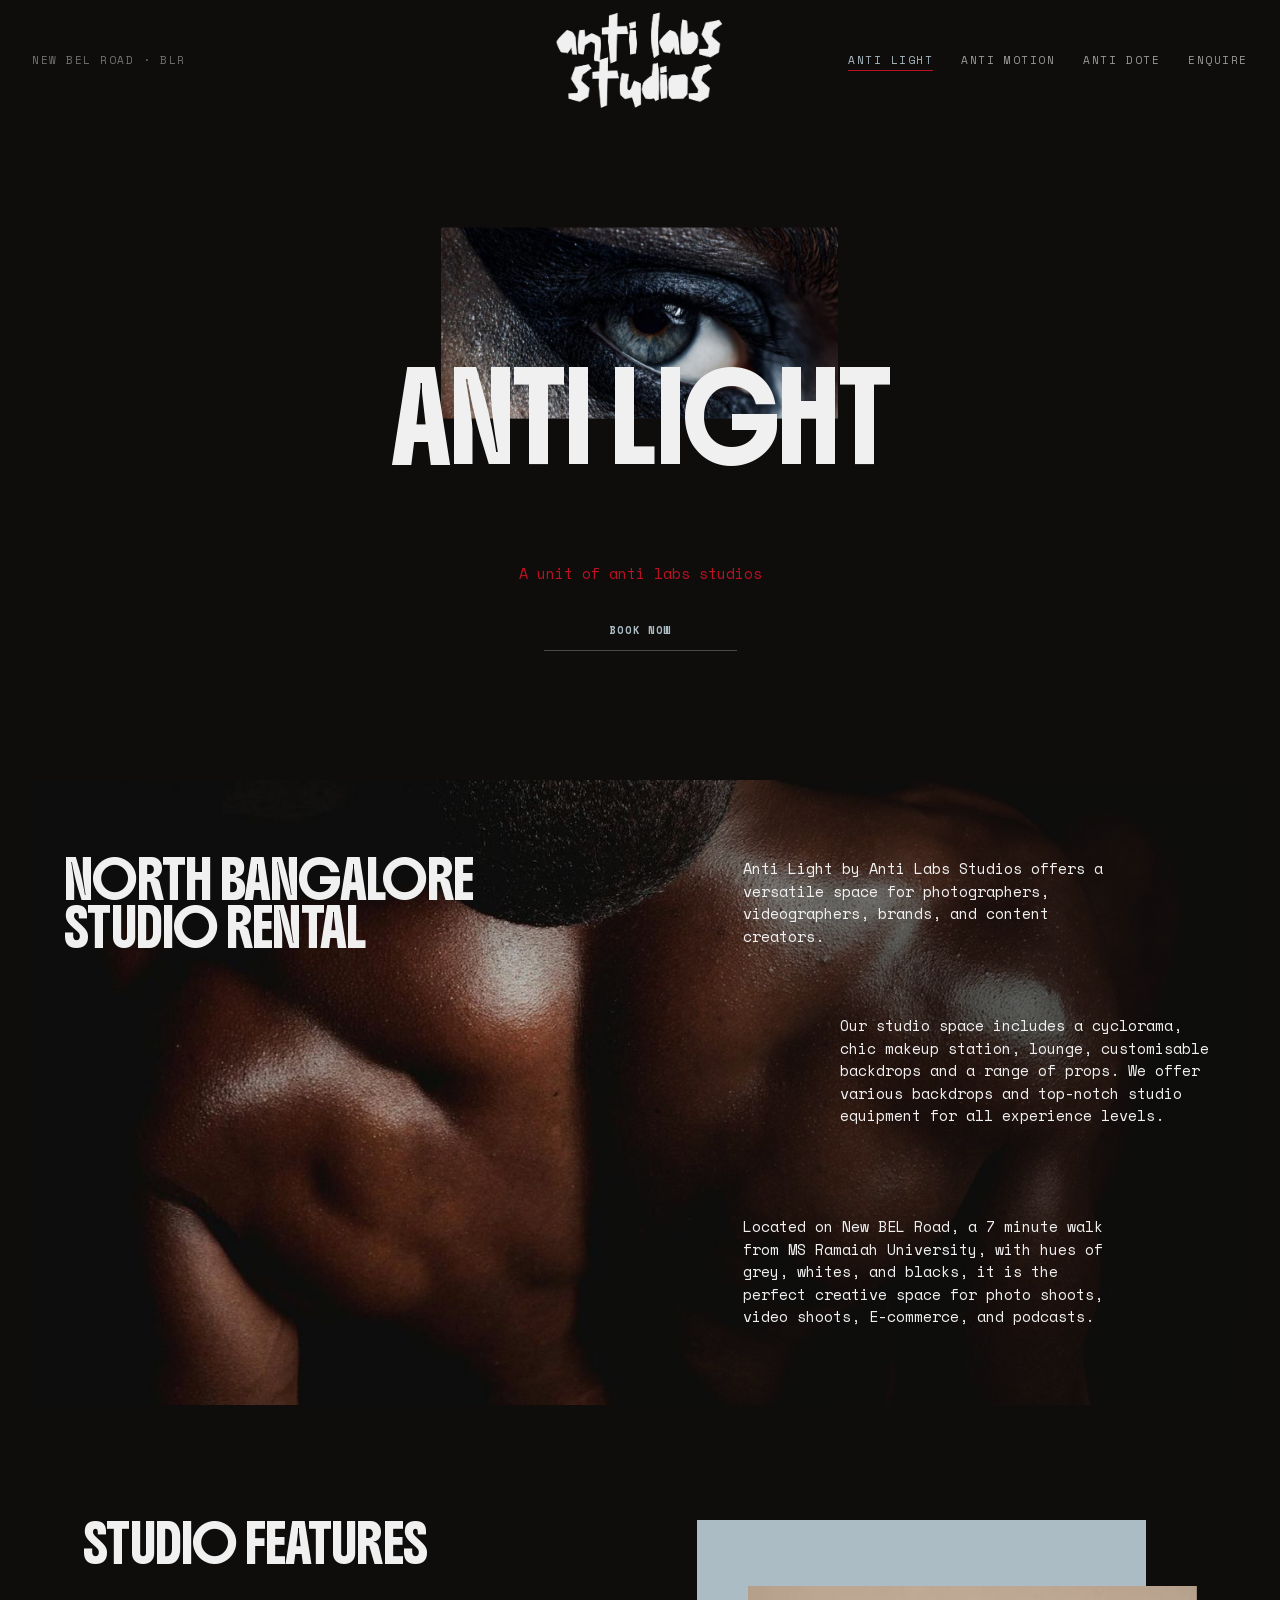
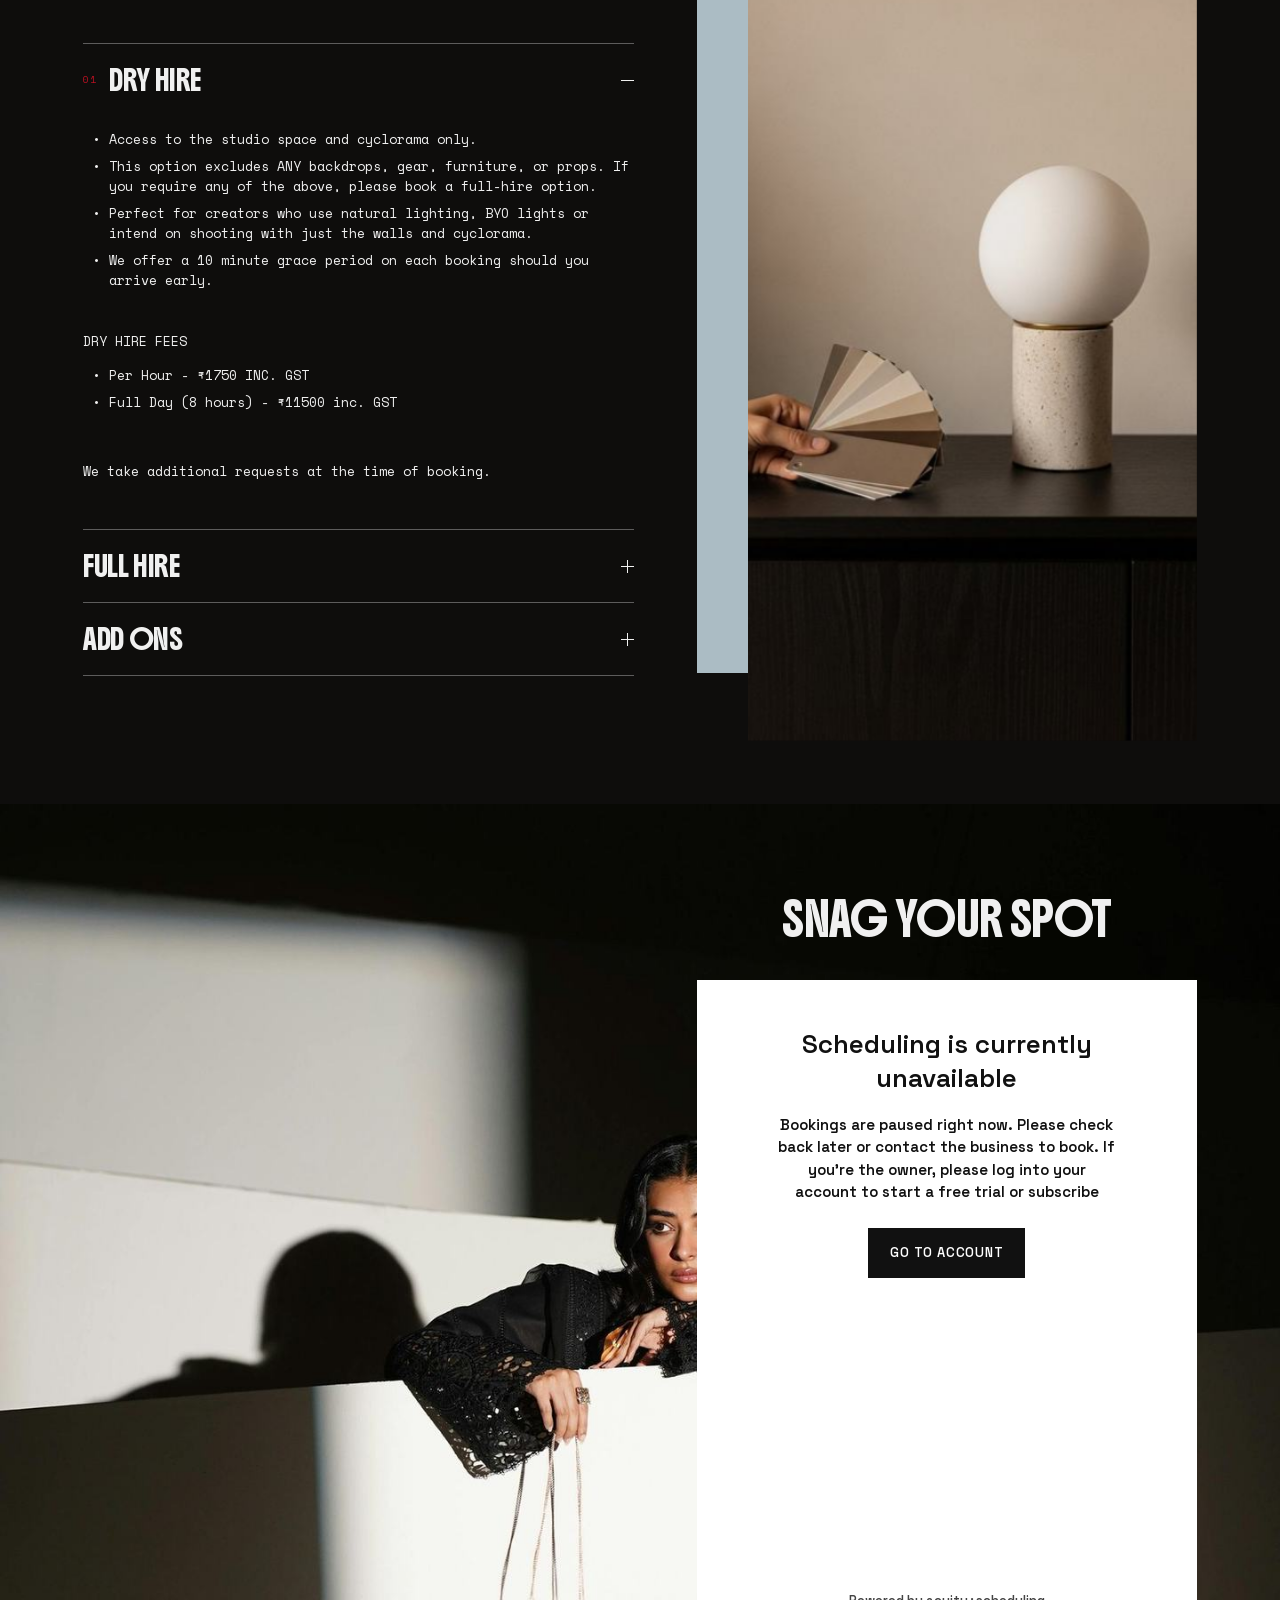
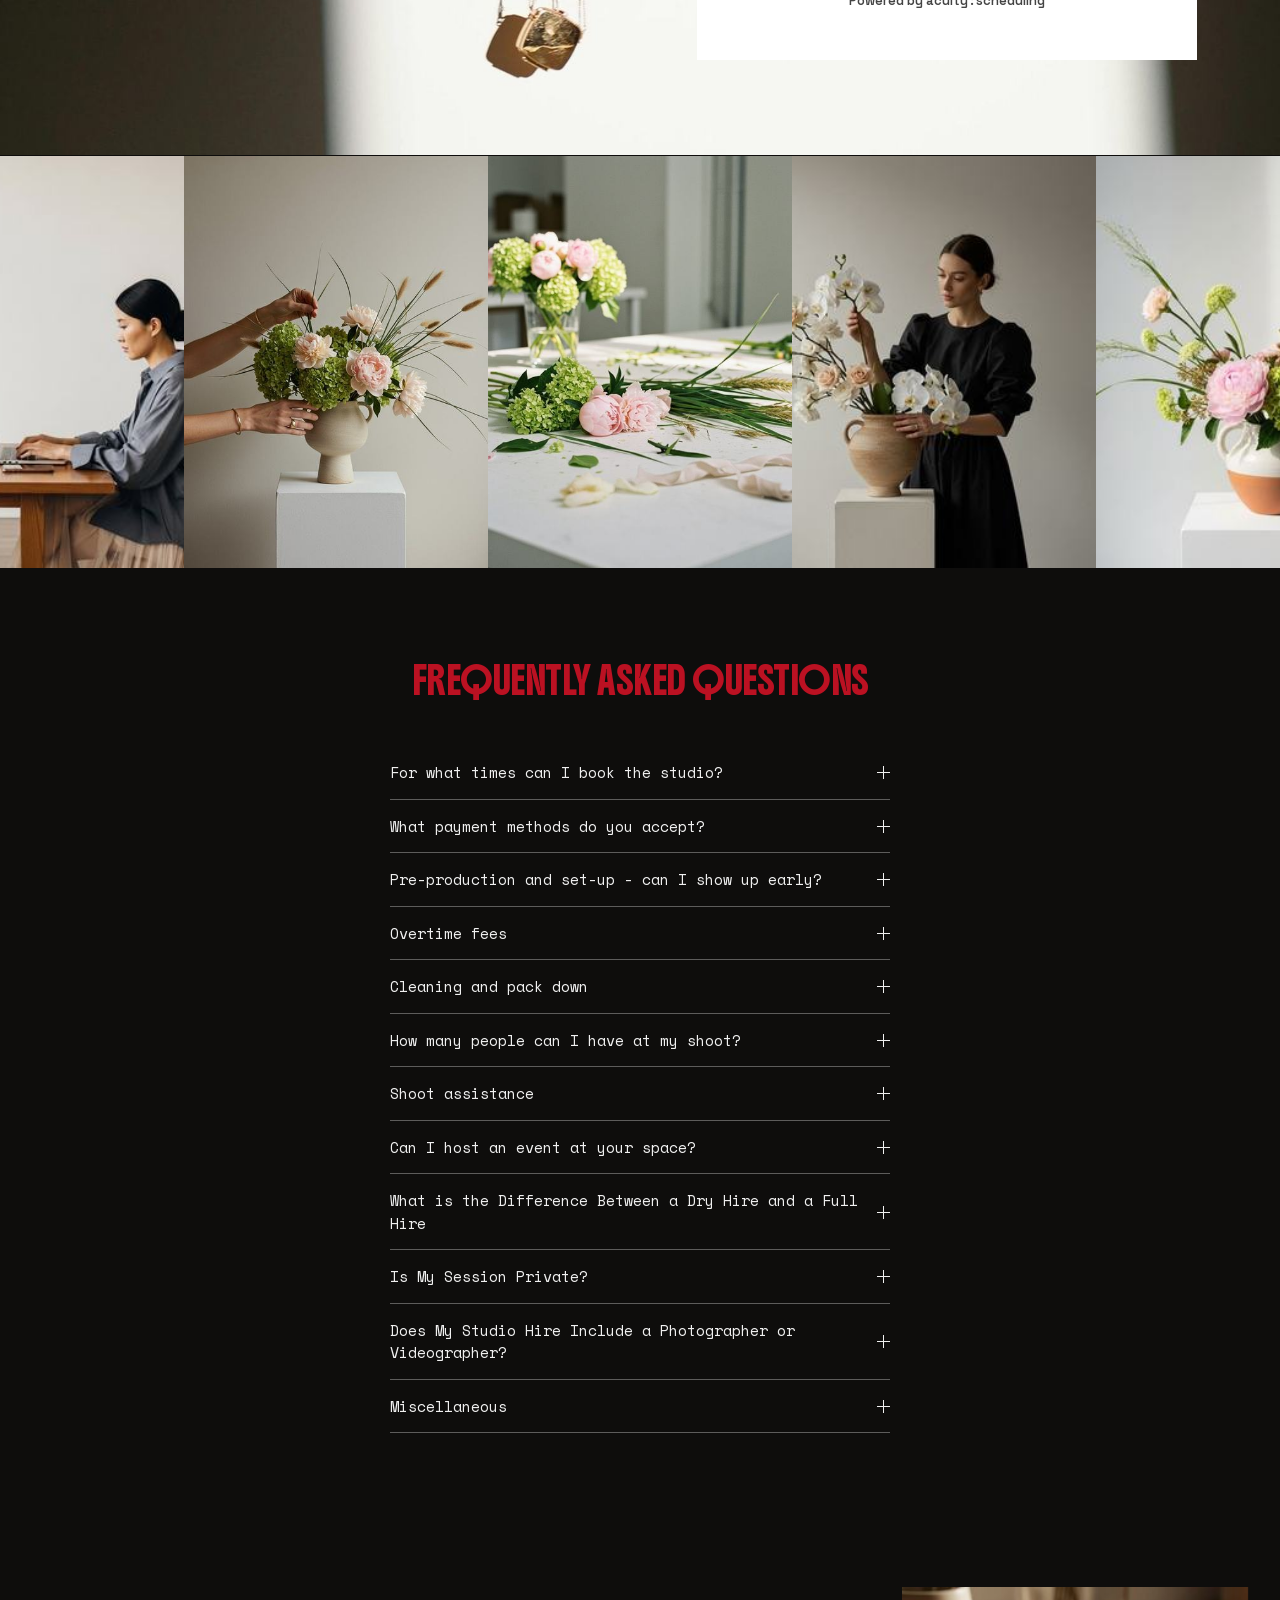
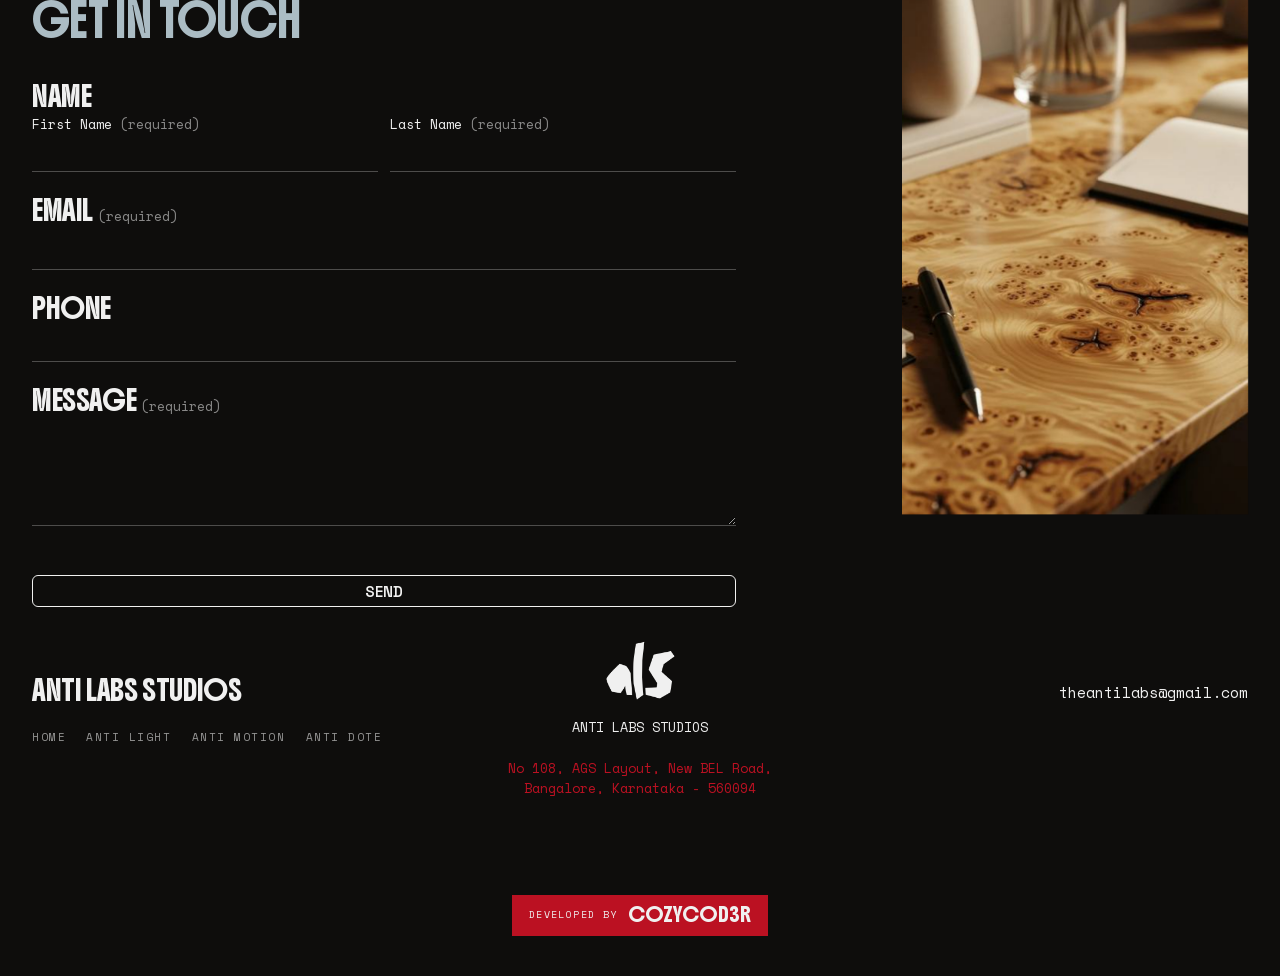
<file: anti-light.html>
<!DOCTYPE html>
<html lang="en">
<head>
<meta charset="utf-8">
<meta name="viewport" content="width=device-width, initial-scale=1">
<!-- seo:start -->
<title>Anti Light | Photo &amp; Video Studio Hire in North Bangalore</title>
<meta name="description" content="Cyclorama, backdrops, props and pro lighting on New BEL Road. Anti Light is a North Bangalore studio for photo, video and content shoots.">
<link rel="canonical" href="https://www.theantilabs.com/anti-light">
<meta name="robots" content="index, follow, max-image-preview:large">
<meta name="theme-color" content="#0e0d0c">

<meta property="og:type" content="website">
<meta property="og:site_name" content="Anti Labs Studios">
<meta property="og:locale" content="en_IN">
<meta property="og:url" content="https://www.theantilabs.com/anti-light">
<meta property="og:title" content="Anti Light | Photo &amp; Video Studio Hire in North Bangalore">
<meta property="og:description" content="Cyclorama, backdrops, props and pro lighting on New BEL Road. Anti Light is a North Bangalore studio for photo, video and content shoots.">
<meta property="og:image" content="https://www.theantilabs.com/assets/og/anti-light.jpg">
<meta property="og:image:width" content="1200">
<meta property="og:image:height" content="630">
<meta property="og:image:alt" content="Anti Light — Anti Labs Studios">
<meta name="twitter:card" content="summary_large_image">
<meta name="twitter:title" content="Anti Light | Photo &amp; Video Studio Hire in North Bangalore">
<meta name="twitter:description" content="Cyclorama, backdrops, props and pro lighting on New BEL Road. Anti Light is a North Bangalore studio for photo, video and content shoots.">
<meta name="twitter:image" content="https://www.theantilabs.com/assets/og/anti-light.jpg">

<link rel="preload" href="assets/fonts/Boldonse-400-normal-33adfb58.woff2" as="font" type="font/woff2" crossorigin>
<link rel="preload" href="assets/fonts/SpaceMono-400-normal-8f403534.woff2" as="font" type="font/woff2" crossorigin>

<script type="application/ld+json">
{
  "@context": "https://schema.org",
  "@type": "BreadcrumbList",
  "itemListElement": [
    {
      "@type": "ListItem",
      "position": 1,
      "name": "Anti Labs Studios",
      "item": "https://www.theantilabs.com/"
    },
    {
      "@type": "ListItem",
      "position": 2,
      "name": "Anti Light",
      "item": "https://www.theantilabs.com/anti-light"
    }
  ]
}
</script>
<script type="application/ld+json">
{
  "@context": "https://schema.org",
  "@type": "FAQPage",
  "mainEntity": [
    {
      "@type": "Question",
      "name": "For what times can I book the studio?",
      "acceptedAnswer": {
        "@type": "Answer",
        "text": "Our studio is available to hire Monday through to Saturday from 8am-8pm. And from 10am-6pm on Sunday. You can reach out to us by phone or email if you have specific studio hour needs. Our studio is not open to the public - Bookings only. Office hours: 9am-5pm Monday to Friday"
      }
    },
    {
      "@type": "Question",
      "name": "What payment methods do you accept?",
      "acceptedAnswer": {
        "@type": "Answer",
        "text": "Payments - Payments are made through the booking portal (Fresha) with Stripe or Paypal payment options. When booking directly through the online portal, we require a 50% deposit. The remaining 50% is due on the day of your shoot, which will be automatically processed via the card details provided. Cash can be paid on the day of the shoot if any additional services or requests are made on site. Plean note that we cannot guarantee these requests to be carried out. Cancellation &ndash; Within 24 hours: full price of booking. WIthin 24-48 hours: 75% of booking price. Within 48-72 hours: 50% of booking price that has been held as deposit."
      }
    },
    {
      "@type": "Question",
      "name": "Pre-production and set-up - can I show up early?",
      "acceptedAnswer": {
        "@type": "Answer",
        "text": "Whilst we understand you may need to prep things for your shoot, we can not always guarantee availability ahead of time for you to drop off products or prep in our studio. To respect our other clients, please reserve the studio for an additional day or hours if you need to come in advance. Other requests: If you need us to prep things for you, please note there may be additional fees. Additional requests can be communicated at the time of booking or by sending us an email."
      }
    },
    {
      "@type": "Question",
      "name": "Overtime fees",
      "acceptedAnswer": {
        "@type": "Answer",
        "text": "Overtime &ndash; Your booking will be automatically docked at &#8377;1750 (for dry hire) or &#8377;3000 (for full hire) per hour if your shoot runs over your allocated time. There is a 10 minute grace period before this fee applies. Please ensure you allocate enough time in your bump in and out to avoid additional fees. Set up and clean up must be calculated within your booking time."
      }
    },
    {
      "@type": "Question",
      "name": "Cleaning and pack down",
      "acceptedAnswer": {
        "@type": "Answer",
        "text": "You agree to return the space as is, ensuring it is clean and free from rubbish/mess, including returning props, backdrops, tables, gear, etc., to their original home. A &#8377;3000 cleaning will be automatically docked if the space is not in its original condition. Additional costs may be incurred based on degree of mess and damages incurred. We supply cleaning supplies, mop, vacuum, bin bags etc for your convenience."
      }
    },
    {
      "@type": "Question",
      "name": "How many people can I have at my shoot?",
      "acceptedAnswer": {
        "@type": "Answer",
        "text": "Due to the size of the space, we ask to keep the production team at 5 people and under. Should you require additional people, please let us know at the time of your booking. The space is not suitable for children. If you require children on set (e.g. if they are your talent), please confirm with us before booking to ensure we can remove any hazards (stands, props, breakables, etc.)."
      }
    },
    {
      "@type": "Question",
      "name": "Shoot assistance",
      "acceptedAnswer": {
        "@type": "Answer",
        "text": "We have an add-on assistant fee option if you require help on your shoot. This can include lighting set up, backdrop set up, providing props, and pack down. Fee: &#8377;3000 per hour. Please note - you must book this ahead of time otherwise, we can not guarantee availability."
      }
    },
    {
      "@type": "Question",
      "name": "Can I host an event at your space?",
      "acceptedAnswer": {
        "@type": "Answer",
        "text": "Unfortunately, we can not currently accommodate large events. Small events such as craft work shops, or artsy shoots may be permitted. Please get in touch prior to booking."
      }
    },
    {
      "@type": "Question",
      "name": "What is the Difference Between a Dry Hire and a Full Hire",
      "acceptedAnswer": {
        "@type": "Answer",
        "text": "Dry hire gives you access to the space only, whereas full hire includes access to all props, backdrops, stands, gear, and tools. Strobes and specific lighting are not included in either option. Please book our strobe package should you require them."
      }
    },
    {
      "@type": "Question",
      "name": "Is My Session Private?",
      "acceptedAnswer": {
        "@type": "Answer",
        "text": "For the most part, yes! The studio space is for you and you only on your shoot! Our studio space is equitted with cameras for your safety and insurance, and are only checked in the event of accidents or damages. We often ask if we can shoot BTS footage and photos of your reservation for our social media. If you prefer your session remain private, that is more than okay! Please let us know."
      }
    },
    {
      "@type": "Question",
      "name": "Does My Studio Hire Include a Photographer or Videographer?",
      "acceptedAnswer": {
        "@type": "Answer",
        "text": "No, you must bring your own photographers and camera equipment. You can also enquire with us if you would like to hire our photographer to assist, direct, and product your shoot."
      }
    },
    {
      "@type": "Question",
      "name": "Miscellaneous",
      "acceptedAnswer": {
        "@type": "Answer",
        "text": "We often ask if we can shoot BTS footage and photos of your reservation for our social media. If you prefer your session remain private, that is more than okay! Please let us know. Grace Period: Please be advised that a 10-minute grace period is granted before the commencement of your booking and after it ends. It is essential to note that access to the premises may not be available prior to this grace period and you incur additional fees after your grace period expires. Studio lighting: We have bathrooms available on-site that can be used as changing rooms."
      }
    }
  ]
}
</script>
<!-- seo:end -->
<link rel="icon" href="assets/img/11-6.png">
<link rel="stylesheet" href="assets/css/fonts.css?v=1789833606">
<link rel="stylesheet" href="assets/css/style.css?v=1789833606">
<link rel="stylesheet" href="assets/css/anti-light.css?v=1789833606">
<link rel="stylesheet" href="assets/css/enhance.css?v=1791960100">
<link rel="stylesheet" href="assets/css/motion.css?v=1789833606">
<link rel="stylesheet" href="assets/css/mobile.css?v=1789833606">
</head>
<body>

<a class="skip" href="#page">Skip to Content</a>

<header class="masthead">
  <span class="masthead__tag">New BEL Road &middot; BLR</span>
  <a href="./">
    <img width="903" height="514" class="masthead__logo" src="assets/img/00-3.png" alt="Anti Labs Studios">
  </a>
  <button class="nav__toggle" type="button" aria-expanded="false" aria-controls="nav">Menu</button>
  <nav class="nav" id="nav">
    <a class="nav__link" href="anti-light" aria-current="page">Anti Light</a>
    <a class="nav__link" href="anti-motion">Anti Motion</a>
    <a class="nav__link" href="anti-dote">Anti Dote</a>
    <a class="nav__link" href="#contact">Enquire</a>
  </nav>
</header>

<main id="page">

  <!-- 1. Hero ------------------------------------------------------------ -->
  <section class="sec s-hero">
    <img width="973" height="732" class="s-hero__eye reveal-img" data-parallax="0.10" src="assets/img/01-website-eye-1.jpg"
         alt="Close-up of a person's eye with dark eye makeup and detailed skin texture." srcset="assets/img/01-website-eye-1-480w.jpg 480w, assets/img/01-website-eye-1-960w.jpg 960w, assets/img/01-website-eye-1.jpg 973w" sizes="(max-width: 767px) 100vw, 50vw" decoding="async" fetchpriority="high">
    <h1 class="s-hero__title t-hero t-fit reveal">Anti Light</h1>
    <p class="s-hero__sub t-body u-red reveal reveal--delay-1">A unit of anti labs studios</p>
    <a class="s-hero__cta btn-rule reveal reveal--delay-2" href="#book">Book Now</a>
  </section>

  <!-- 2. About ----------------------------------------------------------- -->
  <section class="sec sec--inset s-about">
    <div class="sec__bg sec__bg--inset sec__bg--spot">
      <img width="1600" height="2400" src="assets/img/02-pexels-mike-jones-8875094__282_29.jpg" alt="" srcset="assets/img/02-pexels-mike-jones-8875094__282_29-480w.jpg 480w, assets/img/02-pexels-mike-jones-8875094__282_29-960w.jpg 960w, assets/img/02-pexels-mike-jones-8875094__282_29-1440w.jpg 1440w, assets/img/02-pexels-mike-jones-8875094__282_29.jpg 1600w" sizes="100vw" loading="lazy" decoding="async">
    </div>
    <h2 class="s-about__title t-h1 reveal">North Bangalore<br>Studio Rental</h2>
    <p class="s-about__p1 t-body reveal">Anti Light by Anti Labs Studios offers a versatile space for photographers, videographers, brands, and content creators.</p>
    <p class="s-about__p2 t-body reveal">Our studio space includes a cyclorama, chic makeup station, lounge, customisable backdrops and a range of props. We offer various backdrops and top-notch studio equipment for all experience levels.</p>
    <p class="s-about__p3 t-body reveal">Located on New BEL Road, a 7 minute walk from MS Ramaiah University, with hues of grey, whites, and blacks, it is the perfect creative space for photo shoots, video shoots, E-commerce, and podcasts.</p>
  </section>

  <!-- 3. Spacer ---------------------------------------------------------- -->
  <section class="sec s-spacer"></section>

  <!-- 4. Studio features -------------------------------------------------- -->
  <section class="sec s-features">
    <h2 class="s-features__title t-h1 t-fit reveal">Studio Features</h2>

    <div class="s-features__plate reveal"></div>
    <img width="896" height="1280" class="s-features__img reveal-img" data-parallax="0.07" src="assets/img/03-imgg-demo-lPF9EhZR.jpg"
         alt="A person's hand holding a fan of beige and gray paint color swatches next to a modern table lamp." srcset="assets/img/03-imgg-demo-lPF9EhZR-480w.jpg 480w, assets/img/03-imgg-demo-lPF9EhZR.jpg 896w" sizes="(max-width: 767px) 50vw, 24vw" loading="lazy" decoding="async">

    <ul class="acc acc--features s-features__acc">
      <li class="acc__item is-open">
        <h3><button class="acc__btn" type="button" aria-expanded="true">Dry Hire<span class="acc__icon"></span></button></h3>
        <div class="acc__panel"><div>
          <ul>
            <li>Access to the studio space and cyclorama only.</li>
            <li>This option excludes ANY backdrops, gear, furniture, or props. If you require any of the above, please book a full-hire option.</li>
            <li>Perfect for creators who use natural lighting, BYO lights or intend on shooting with just the walls and cyclorama.</li>
            <li>We offer a 10 minute grace period on each booking should you arrive early.</li>
          </ul>
          <p class="acc__fees">Dry Hire Fees</p>
          <ul>
            <li>Per Hour - &#8377;1750 INC. GST</li>
            <li>Full Day (8 hours) - &#8377;11500 inc. GST</li>
          </ul>
          <p class="acc__foot">We take additional requests at the time of booking.</p>
        </div></div>
      </li>

      <li class="acc__item">
        <h3><button class="acc__btn" type="button" aria-expanded="false">Full Hire<span class="acc__icon"></span></button></h3>
        <div class="acc__panel"><div>
          <ul>
            <li>Access to the entire collection of props and furniture.</li>
            <li>A variety of constant lighting and ring lights.</li>
            <li>A variety of lighting modifiers, such as soft boxes, snoots, reflectors, beauty dishes, etc.</li>
            <li>6 x Godox Pro AD600 Strobes + Canon trigger.</li>
            <li>Studio gear, including C-stands, trolleys, tables, lighting modifiers.</li>
            <li>A variety of backdrops.</li>
            <li>We offer a 10-minute grace period on each booking should you arrive early.</li>
          </ul>
          <p class="acc__fees">Full Hire Fees</p>
          <ul>
            <li>Per Hour - &#8377;3000 INC. GST</li>
            <li>Full Day (8 hours) - &#8377;20500 inc. GST</li>
          </ul>
          <p class="acc__foot">We take additional requests at the time of booking.</p>
        </div></div>
      </li>

      <li class="acc__item">
        <h3><button class="acc__btn" type="button" aria-expanded="false">Add Ons<span class="acc__icon"></span></button></h3>
        <div class="acc__panel"><div>
          <p class="acc__fees">Video Lighting Package - Fixed Daily Rate &#8377;7500</p>
          <ul>
            <li>Forza 720b, Forza 500,</li>
            <li>Forza 60b, Forza 60</li>
            <li>Pavo tube mark 2</li>
          </ul>
          <p class="acc__fees">Lighting/backdrop assistant fee - Starting from &#8377;3000 per hour</p>
          <p class="acc__lede">Need help to set up your lights or backdrops? Or perhaps you need a scene pre set up for you - We can do it for you.</p>
          <p class="acc__fees">Clean-up fee - &#8377;3000 flat rate</p>
          <p class="acc__lede">We get it; shoots can be messy! If the studio isn&rsquo;t in its original state, we can clean it for you. A &#8377;3000 fee will be added to your booking.</p>
        </div></div>
      </li>
    </ul>
  </section>

  <!-- 5. Booking ---------------------------------------------------------- -->
  <section class="sec s-booking" id="book">
    <div class="sec__bg sec__bg--spot">
      <img width="1600" height="2400" src="assets/img/04-pexels-dhanno-32633180.jpg" alt="" srcset="assets/img/04-pexels-dhanno-32633180-480w.jpg 480w, assets/img/04-pexels-dhanno-32633180-960w.jpg 960w, assets/img/04-pexels-dhanno-32633180-1440w.jpg 1440w, assets/img/04-pexels-dhanno-32633180.jpg 1600w" sizes="100vw" loading="lazy" decoding="async">
    </div>
    <h2 class="s-booking__title t-h2 t-fit reveal">Snag your spot</h2>
    <div class="s-booking__card reveal reveal--delay-1">
      <h3>Scheduling is currently unavailable</h3>
      <p>Bookings are paused right now. Please check back later or contact the business to book. If you're the owner, please log into your account to start a free trial or subscribe</p>
      <a class="btn-solid" href="#contact">Go to account</a>
      <span class="credit">Powered by acuity&#8239;:&#8239;scheduling</span>
    </div>
  </section>

  <!-- 6. Gallery ---------------------------------------------------------- -->
  <section class="sec s-gallery">
    <img width="896" height="1280" src="assets/img/05-imgg-demo-i0W820sU.jpg" alt="A table with pink peonies, green hydrangeas, and leafy greenery, with flowers in a glass vase in the background." srcset="assets/img/05-imgg-demo-i0W820sU-480w.jpg 480w, assets/img/05-imgg-demo-i0W820sU.jpg 896w" sizes="(max-width: 767px) 50vw, 24vw" loading="lazy" decoding="async">
    <img width="1280" height="896" src="assets/img/06-imgg-demo-RnPyvzwa.jpg" alt="Woman working on a laptop at a dining table with a vase of pink and green flowers, in a minimalist room." srcset="assets/img/06-imgg-demo-RnPyvzwa-480w.jpg 480w, assets/img/06-imgg-demo-RnPyvzwa-960w.jpg 960w, assets/img/06-imgg-demo-RnPyvzwa.jpg 1280w" sizes="(max-width: 767px) 50vw, 24vw" loading="lazy" decoding="async">
    <img width="1280" height="896" src="assets/img/07-imgg-demo-3HK4YLNa.jpg" alt="A person arranging a floral arrangement with pink peonies, green hydrangeas, and various greenery in a white and terracotta vase on a white pedestal." srcset="assets/img/07-imgg-demo-3HK4YLNa-480w.jpg 480w, assets/img/07-imgg-demo-3HK4YLNa-960w.jpg 960w, assets/img/07-imgg-demo-3HK4YLNa.jpg 1280w" sizes="(max-width: 767px) 50vw, 24vw" loading="lazy" decoding="async">
    <img width="896" height="1280" src="assets/img/08-imgg-demo-MDealpR0.jpg" alt="Hands arranging a beige ceramic vase with pink and green flowers on a white pedestal." srcset="assets/img/08-imgg-demo-MDealpR0-480w.jpg 480w, assets/img/08-imgg-demo-MDealpR0.jpg 896w" sizes="(max-width: 767px) 50vw, 24vw" loading="lazy" decoding="async">
    <img width="1280" height="896" src="assets/img/09-imgg-demo-rk2oz8tW.jpg" alt="Woman in black dress arranging white and pale pink orchids in a clay vase." srcset="assets/img/09-imgg-demo-rk2oz8tW-480w.jpg 480w, assets/img/09-imgg-demo-rk2oz8tW-960w.jpg 960w, assets/img/09-imgg-demo-rk2oz8tW.jpg 1280w" sizes="(max-width: 767px) 50vw, 24vw" loading="lazy" decoding="async">
  </section>

  <!-- 7. FAQ -------------------------------------------------------------- -->
  <section class="sec s-faq">
    <h2 class="s-faq__title t-h3 u-red t-fit reveal">Frequently Asked Questions</h2>

    <ul class="acc acc--faq s-faq__acc reveal reveal--delay-1">
      <li class="acc__item">
        <button class="acc__btn" type="button" aria-expanded="false">For what times can I book the studio?<span class="acc__icon"></span></button>
        <div class="acc__panel"><div>
          <p>Our studio is available to hire Monday through to Saturday from 8am-8pm. And from 10am-6pm on Sunday.</p>
          <p>You can reach out to us by phone or email if you have specific studio hour needs.</p>
          <p>Our studio is not open to the public - Bookings only.</p>
          <p>Office hours: 9am-5pm Monday to Friday</p>
        </div></div>
      </li>
      <li class="acc__item">
        <button class="acc__btn" type="button" aria-expanded="false">What payment methods do you accept?<span class="acc__icon"></span></button>
        <div class="acc__panel"><div>
          <p>Payments - Payments are made through the booking portal (Fresha) with Stripe or Paypal payment options. When booking directly through the online portal, we require a 50% deposit. The remaining 50% is due on the day of your shoot, which will be automatically processed via the card details provided.</p>
          <p>Cash can be paid on the day of the shoot if any additional services or requests are made on site. Plean note that we cannot guarantee these requests to be carried out.</p>
          <p>Cancellation &ndash; Within 24 hours: full price of booking. WIthin 24-48 hours: 75% of booking price. Within 48-72 hours: 50% of booking price that has been held as deposit.</p>
        </div></div>
      </li>
      <li class="acc__item">
        <button class="acc__btn" type="button" aria-expanded="false">Pre-production and set-up - can I show up early?<span class="acc__icon"></span></button>
        <div class="acc__panel"><div>
          <p>Whilst we understand you may need to prep things for your shoot, we can not always guarantee availability ahead of time for you to drop off products or prep in our studio.</p>
          <p>To respect our other clients, please reserve the studio for an additional day or hours if you need to come in advance.</p>
          <p>Other requests: If you need us to prep things for you, please note there may be additional fees.</p>
          <p>Additional requests can be communicated at the time of booking or by sending us an email.</p>
        </div></div>
      </li>
      <li class="acc__item">
        <button class="acc__btn" type="button" aria-expanded="false">Overtime fees<span class="acc__icon"></span></button>
        <div class="acc__panel"><div>
          <p>Overtime &ndash; Your booking will be automatically docked at &#8377;1750 (for dry hire) or &#8377;3000 (for full hire) per hour if your shoot runs over your allocated time. There is a 10 minute grace period before this fee applies.</p>
          <p>Please ensure you allocate enough time in your bump in and out to avoid additional fees. Set up and clean up must be calculated within your booking time.</p>
        </div></div>
      </li>
      <li class="acc__item">
        <button class="acc__btn" type="button" aria-expanded="false">Cleaning and pack down<span class="acc__icon"></span></button>
        <div class="acc__panel"><div>
          <p>You agree to return the space as is, ensuring it is clean and free from rubbish/mess, including returning props, backdrops, tables, gear, etc., to their original home. A &#8377;3000 cleaning will be automatically docked if the space is not in its original condition.</p>
          <p>Additional costs may be incurred based on degree of mess and damages incurred.</p>
          <p>We supply cleaning supplies, mop, vacuum, bin bags etc for your convenience.</p>
        </div></div>
      </li>
      <li class="acc__item">
        <button class="acc__btn" type="button" aria-expanded="false">How many people can I have at my shoot?<span class="acc__icon"></span></button>
        <div class="acc__panel"><div>
          <p>Due to the size of the space, we ask to keep the production team at 5 people and under. Should you require additional people, please let us know at the time of your booking.</p>
          <p>The space is not suitable for children. If you require children on set (e.g. if they are your talent), please confirm with us before booking to ensure we can remove any hazards (stands, props, breakables, etc.).</p>
        </div></div>
      </li>
      <li class="acc__item">
        <button class="acc__btn" type="button" aria-expanded="false">Shoot assistance<span class="acc__icon"></span></button>
        <div class="acc__panel"><div>
          <p>We have an add-on assistant fee option if you require help on your shoot. This can include lighting set up, backdrop set up, providing props, and pack down.</p>
          <p>Fee: &#8377;3000 per hour.</p>
          <p>Please note - you must book this ahead of time otherwise, we can not guarantee availability.</p>
        </div></div>
      </li>
      <li class="acc__item">
        <button class="acc__btn" type="button" aria-expanded="false">Can I host an event at your space?<span class="acc__icon"></span></button>
        <div class="acc__panel"><div>
          <p>Unfortunately, we can not currently accommodate large events.</p>
          <p>Small events such as craft work shops, or artsy shoots may be permitted. Please get in touch prior to booking.</p>
        </div></div>
      </li>
      <li class="acc__item">
        <button class="acc__btn" type="button" aria-expanded="false">What is the Difference Between a Dry Hire and a Full Hire<span class="acc__icon"></span></button>
        <div class="acc__panel"><div>
          <p>Dry hire gives you access to the space only, whereas full hire includes access to all props, backdrops, stands, gear, and tools.</p>
          <p>Strobes and specific lighting are not included in either option. Please book our strobe package should you require them.</p>
        </div></div>
      </li>
      <li class="acc__item">
        <button class="acc__btn" type="button" aria-expanded="false">Is My Session Private?<span class="acc__icon"></span></button>
        <div class="acc__panel"><div>
          <p>For the most part, yes! The studio space is for you and you only on your shoot!</p>
          <p>Our studio space is equitted with cameras for your safety and insurance, and are only checked in the event of accidents or damages.</p>
          <p>We often ask if we can shoot BTS footage and photos of your reservation for our social media. If you prefer your session remain private, that is more than okay! Please let us know.</p>
        </div></div>
      </li>
      <li class="acc__item">
        <button class="acc__btn" type="button" aria-expanded="false">Does My Studio Hire Include a Photographer or Videographer?<span class="acc__icon"></span></button>
        <div class="acc__panel"><div>
          <p>No, you must bring your own photographers and camera equipment.</p>
          <p>You can also enquire with us if you would like to hire our photographer to assist, direct, and product your shoot.</p>
        </div></div>
      </li>
      <li class="acc__item">
        <button class="acc__btn" type="button" aria-expanded="false">Miscellaneous<span class="acc__icon"></span></button>
        <div class="acc__panel"><div>
          <p>We often ask if we can shoot BTS footage and photos of your reservation for our social media. If you prefer your session remain private, that is more than okay! Please let us know.</p>
          <p>Grace Period: Please be advised that a 10-minute grace period is granted before the commencement of your booking and after it ends. It is essential to note that access to the premises may not be available prior to this grace period and you incur additional fees after your grace period expires.</p>
          <p>Studio lighting: We have bathrooms available on-site that can be used as changing rooms.</p>
        </div></div>
      </li>
    </ul>
  </section>

  <!-- 8. Contact ---------------------------------------------------------- -->
  <section class="sec s-contact" id="contact">
    <h2 class="s-contact__title t-h2 u-blue t-fit reveal">Get in Touch</h2>

    <form class="s-contact__form reveal reveal--delay-1" novalidate>
      <div class="field">
        <span class="field__label">Name</span>
        <div class="field__row">
          <div>
            <label class="field__sublabel" for="fname">First Name <span class="field__req">(required)</span></label>
            <input id="fname" name="fname" type="text" required>
          </div>
          <div>
            <label class="field__sublabel" for="lname">Last Name <span class="field__req">(required)</span></label>
            <input id="lname" name="lname" type="text" required>
          </div>
        </div>
      </div>

      <div class="field">
        <label class="field__label" for="email">Email <span class="field__req">(required)</span></label>
        <input id="email" name="email" type="email" required>
      </div>

      <div class="field">
        <label class="field__label" for="phone">Phone</label>
        <input id="phone" name="phone" type="text">
      </div>

      <div class="field">
        <label class="field__label" for="message">Message <span class="field__req">(required)</span></label>
        <textarea id="message" name="message" required></textarea>
      </div>

      <button class="btn-outline btn-outline--paper" type="submit">Send</button>
    </form>

    <img width="1600" height="2285" class="s-contact__img reveal-img" data-parallax="-0.05" src="assets/img/10-imgg-demo-6eCpTZuZ.jpg"
         alt="Close-up of a wooden table with a pen, a white notebook, a black and white plant vase, and a glass jar with sticks in the background." srcset="assets/img/10-imgg-demo-6eCpTZuZ-480w.jpg 480w, assets/img/10-imgg-demo-6eCpTZuZ-960w.jpg 960w, assets/img/10-imgg-demo-6eCpTZuZ-1440w.jpg 1440w, assets/img/10-imgg-demo-6eCpTZuZ.jpg 1600w" sizes="(max-width: 767px) 50vw, 24vw" loading="lazy" decoding="async">
  </section>

  <!-- 9. Footer ----------------------------------------------------------- -->
  <footer class="sec foot">
    <div class="foot__mark"><img width="1000" height="1000" src="assets/img/11-6.png" alt=""></div>
    <p class="foot__name t-h4 t-fit t-display">anti labs studios</p>
        <nav class="foot__nav" aria-label="Footer">
      <a href="./">Home</a>
      <a href="anti-light">Anti Light</a>
      <a href="anti-motion">Anti Motion</a>
      <a href="anti-dote">Anti Dote</a>
    </nav>
    <p class="foot__label t-small">ANTI LABS STUDIOS</p>
    <p class="foot__addr t-small u-red">No 108, AGS Layout, New BEL Road,<br>Bangalore, Karnataka - 560094</p>
    <p class="foot__mail t-body"><a href="mailto:theantilabs@gmail.com">theantilabs@gmail.com</a></p>
  </footer>
  <p class="site-credit"><a href="https://thecozycod3r.github.io/websites/anti-labs/" target="_blank" rel="noopener"><span class="site-credit__by">Developed by</span><span class="site-credit__name">cozycod3r</span></a></p>

</main>

<script src="assets/js/main.js?v=1789833606"></script>
<script src="assets/js/enhance.js?v=1789833606"></script>
<script src="assets/js/motion.js?v=1789833606"></script>
</body>
</html>
</file>
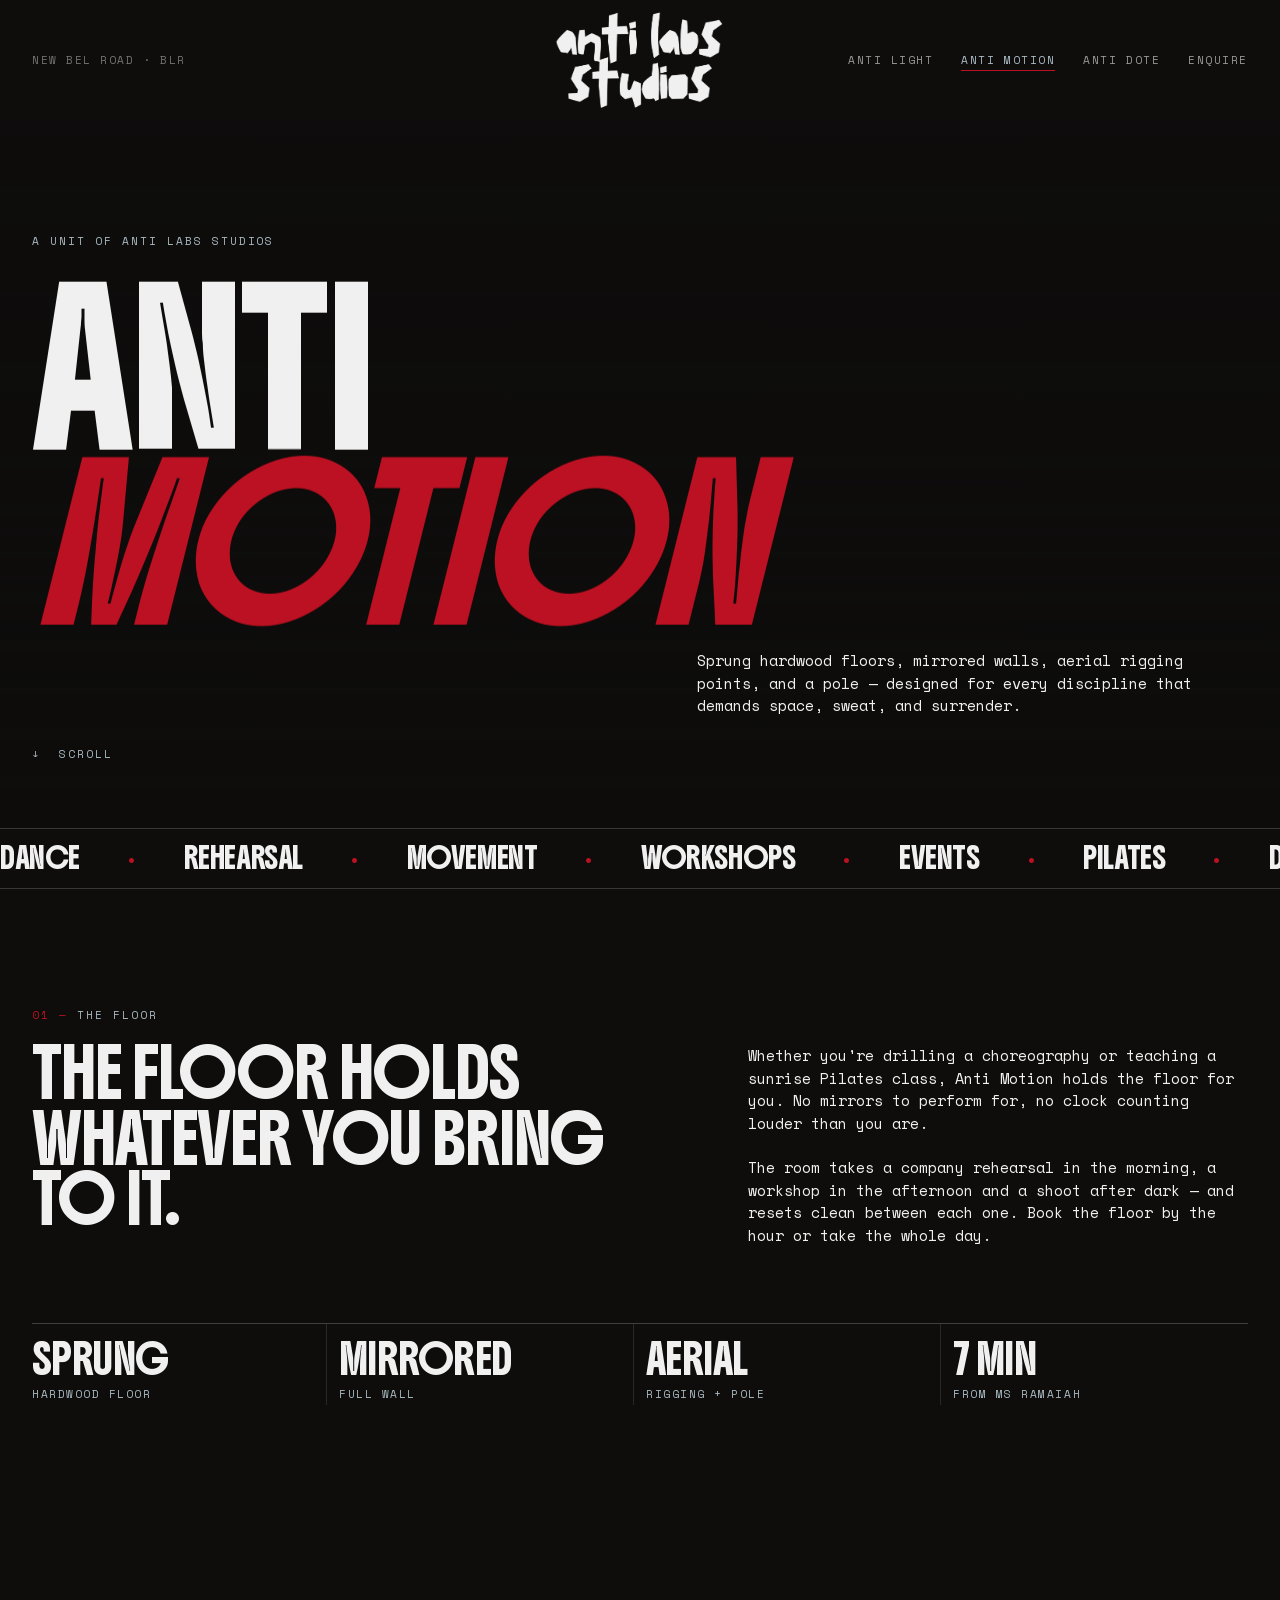
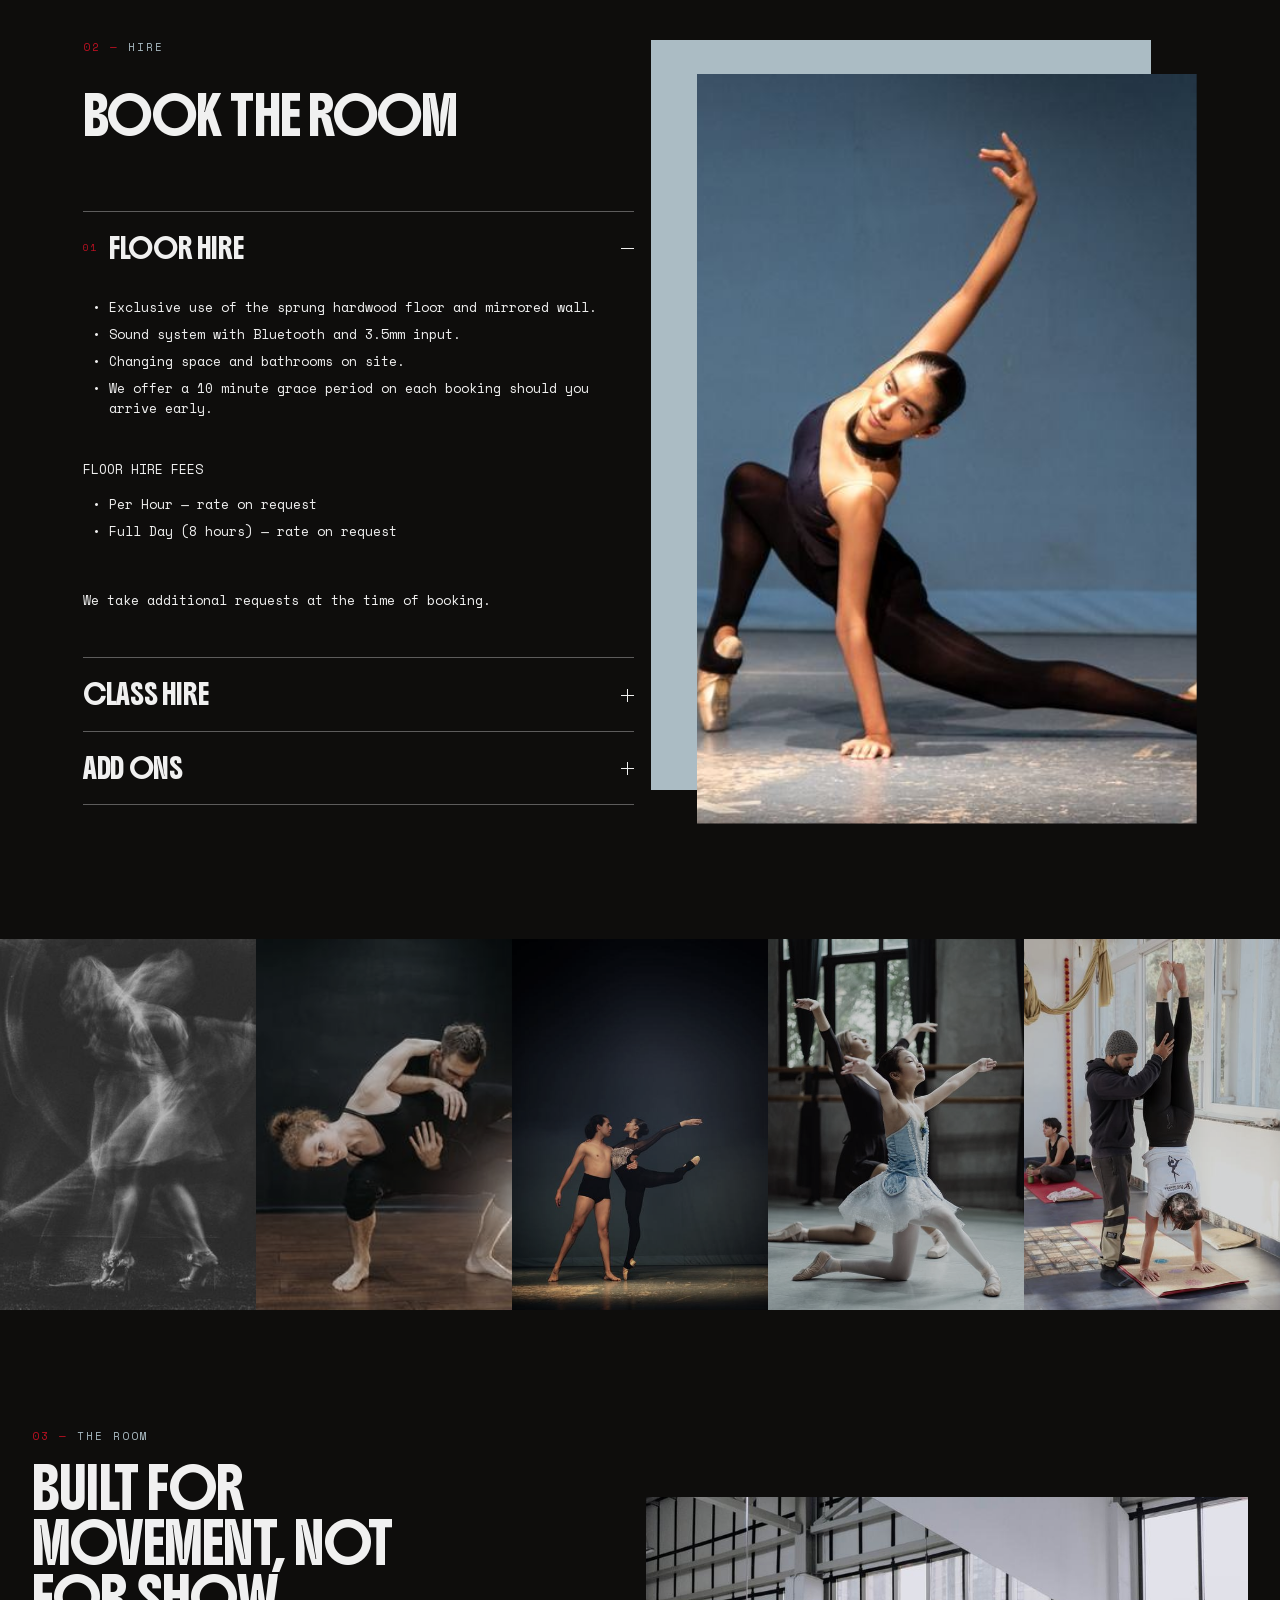
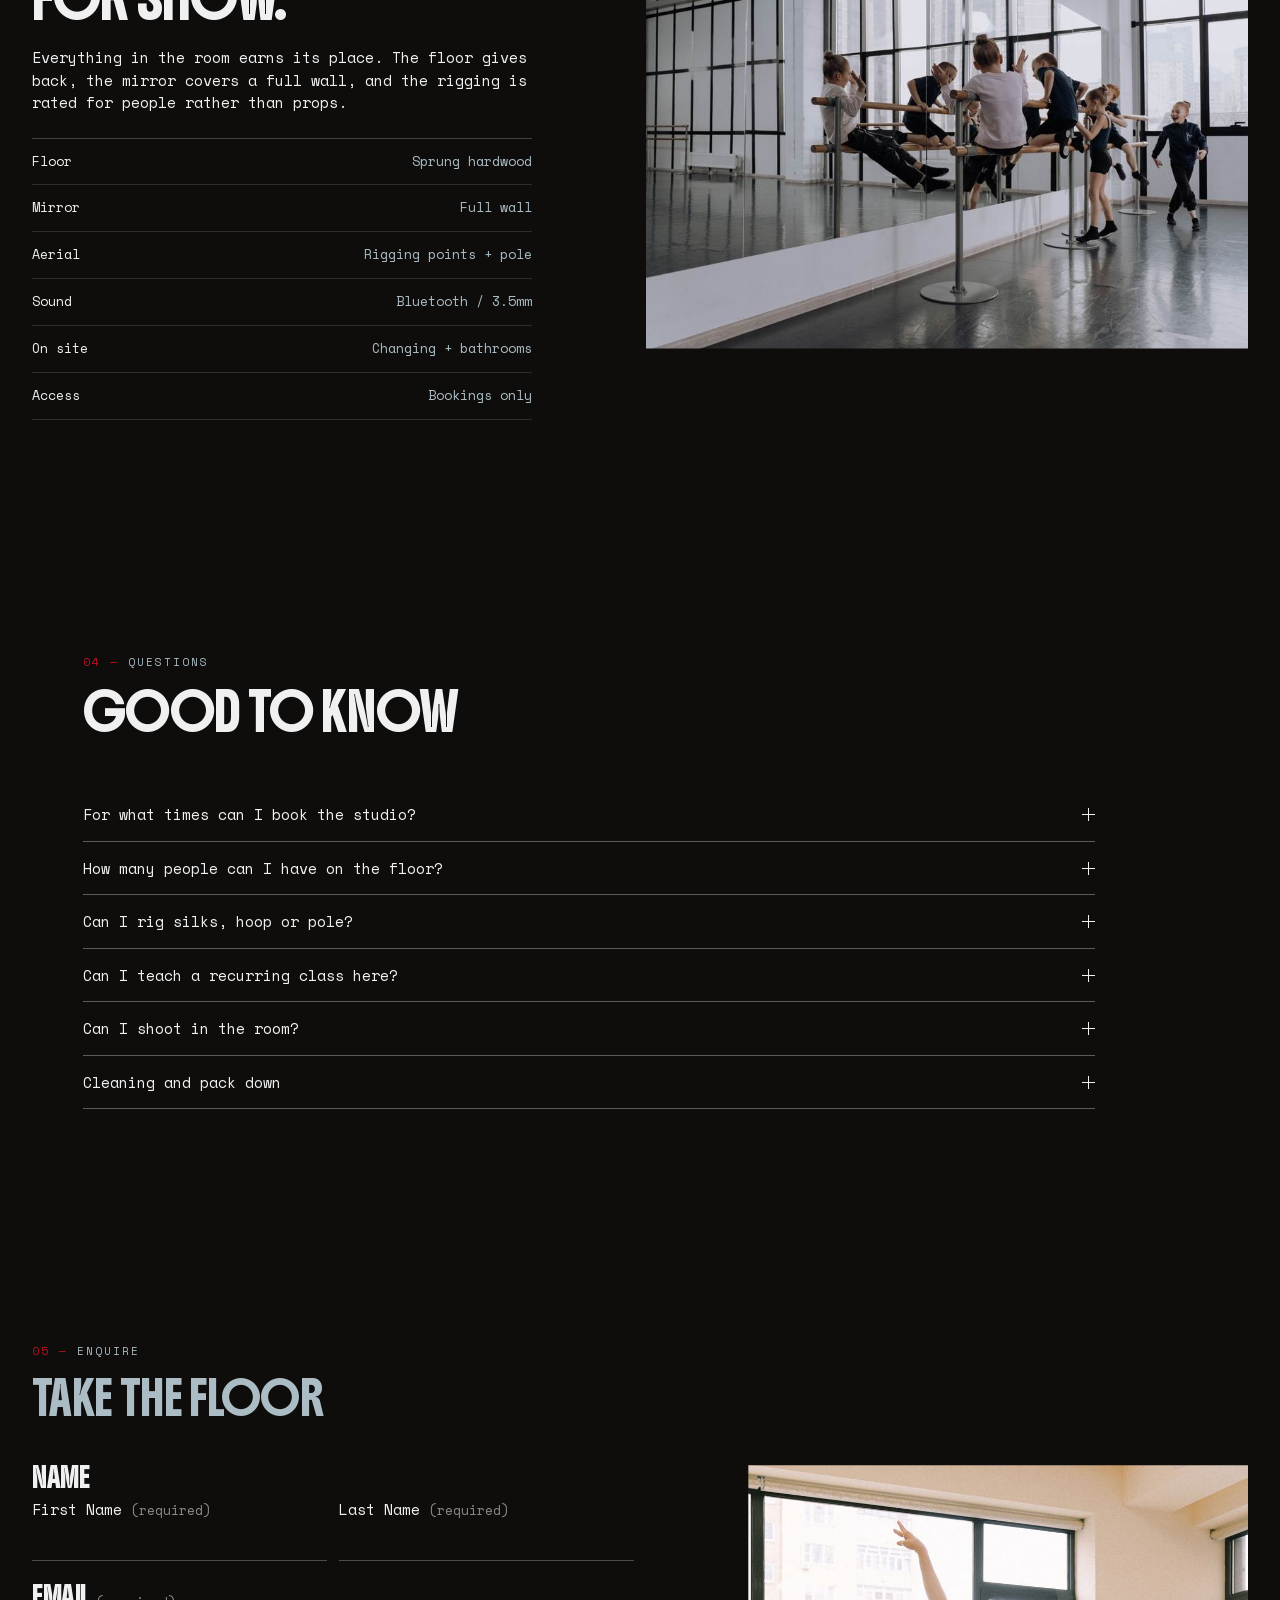
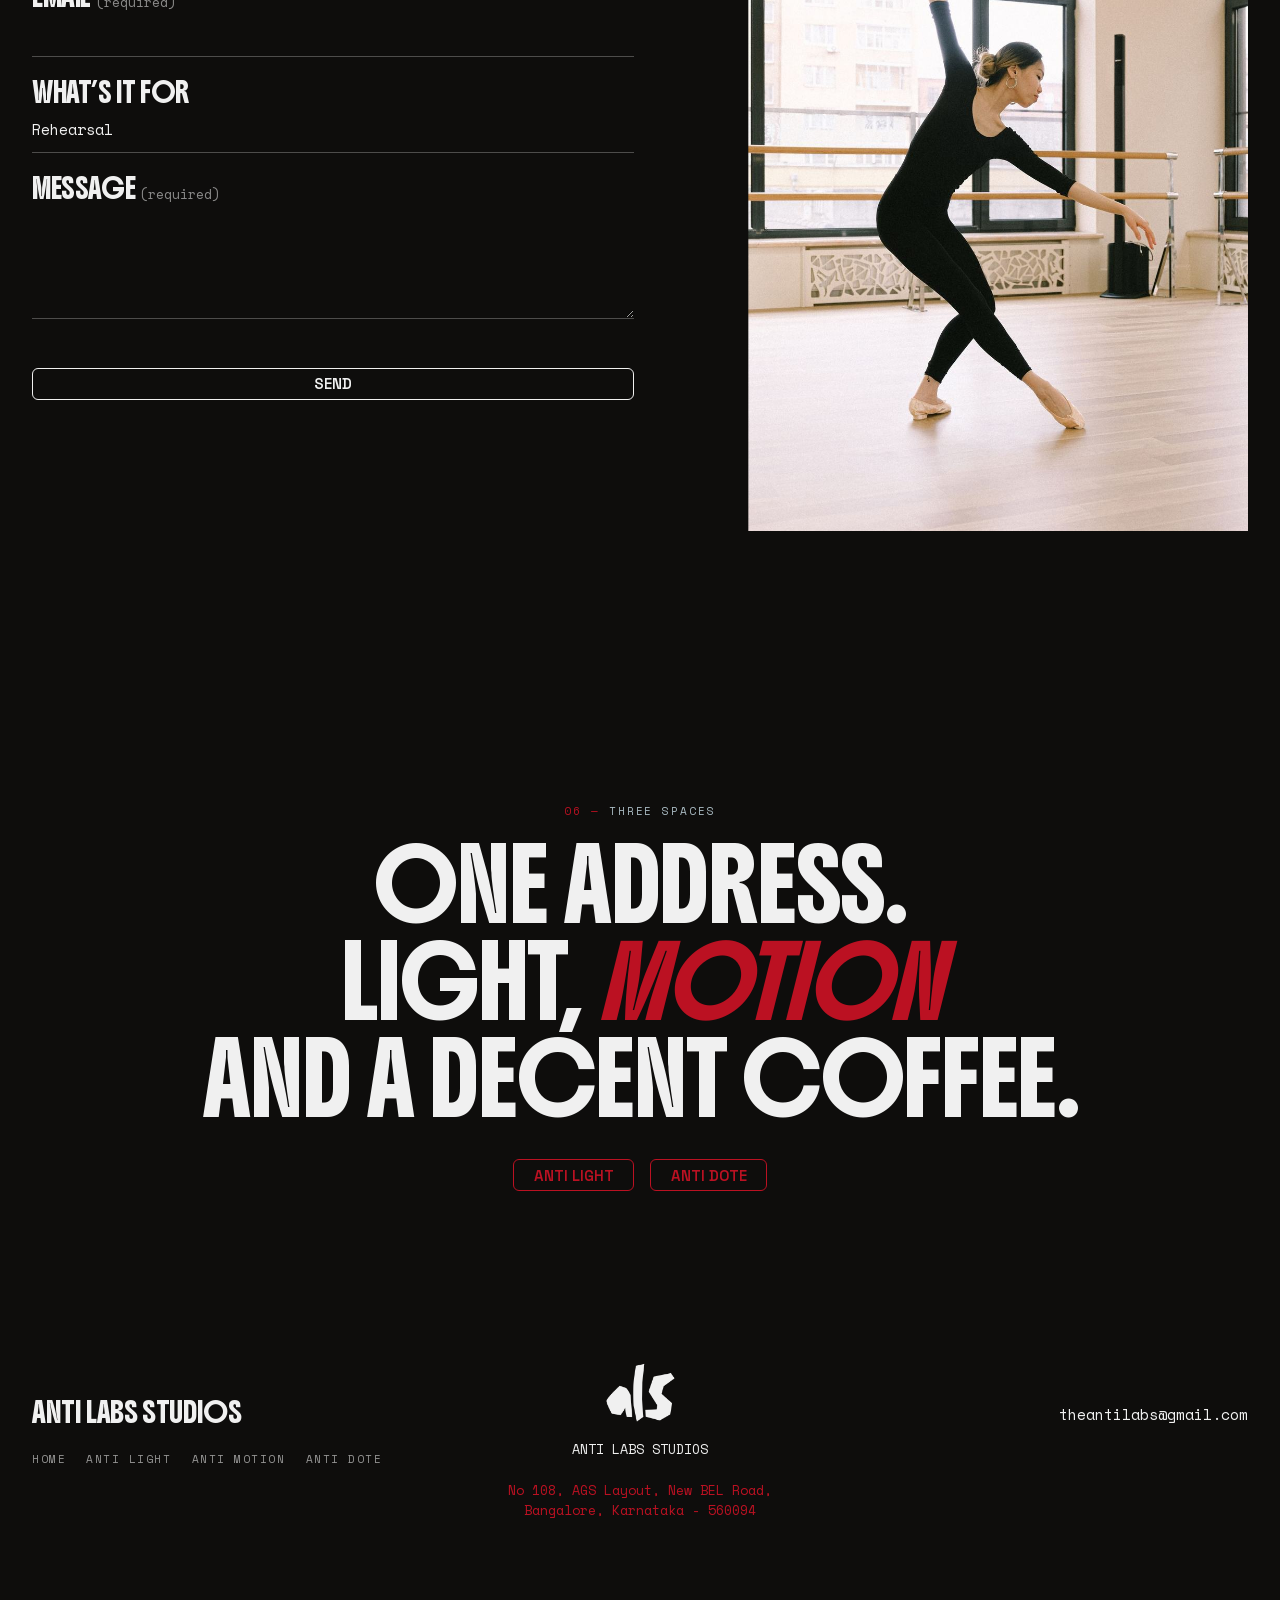
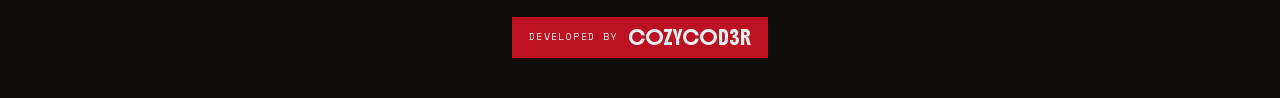
<file: anti-motion.html>
<!DOCTYPE html>
<html lang="en">
<head>
<meta charset="utf-8">
<meta name="viewport" content="width=device-width, initial-scale=1">
<!-- seo:start -->
<title>Anti Motion | Dance &amp; Movement Studio Hire, Bangalore</title>
<meta name="description" content="Sprung hardwood floor, mirrored wall, aerial rigging and a pole. Hire Anti Motion in North Bangalore for rehearsals, classes and workshops.">
<link rel="canonical" href="https://www.theantilabs.com/anti-motion">
<meta name="robots" content="index, follow, max-image-preview:large">
<meta name="theme-color" content="#0e0d0c">

<meta property="og:type" content="website">
<meta property="og:site_name" content="Anti Labs Studios">
<meta property="og:locale" content="en_IN">
<meta property="og:url" content="https://www.theantilabs.com/anti-motion">
<meta property="og:title" content="Anti Motion | Dance &amp; Movement Studio Hire, Bangalore">
<meta property="og:description" content="Sprung hardwood floor, mirrored wall, aerial rigging and a pole. Hire Anti Motion in North Bangalore for rehearsals, classes and workshops.">
<meta property="og:image" content="https://www.theantilabs.com/assets/og/anti-motion.jpg">
<meta property="og:image:width" content="1200">
<meta property="og:image:height" content="630">
<meta property="og:image:alt" content="Anti Motion — Anti Labs Studios">
<meta name="twitter:card" content="summary_large_image">
<meta name="twitter:title" content="Anti Motion | Dance &amp; Movement Studio Hire, Bangalore">
<meta name="twitter:description" content="Sprung hardwood floor, mirrored wall, aerial rigging and a pole. Hire Anti Motion in North Bangalore for rehearsals, classes and workshops.">
<meta name="twitter:image" content="https://www.theantilabs.com/assets/og/anti-motion.jpg">

<link rel="preload" href="assets/fonts/Boldonse-400-normal-33adfb58.woff2" as="font" type="font/woff2" crossorigin>
<link rel="preload" href="assets/fonts/SpaceMono-400-normal-8f403534.woff2" as="font" type="font/woff2" crossorigin>
<link rel="preload" as="image" href="assets/img/motion/hero.jpg" imagesrcset="assets/img/motion/hero-480w.jpg 480w, assets/img/motion/hero-960w.jpg 960w, assets/img/motion/hero.jpg 1800w" imagesizes="100vw" fetchpriority="high">

<script type="application/ld+json">
{
  "@context": "https://schema.org",
  "@type": "BreadcrumbList",
  "itemListElement": [
    {
      "@type": "ListItem",
      "position": 1,
      "name": "Anti Labs Studios",
      "item": "https://www.theantilabs.com/"
    },
    {
      "@type": "ListItem",
      "position": 2,
      "name": "Anti Motion",
      "item": "https://www.theantilabs.com/anti-motion"
    }
  ]
}
</script>
<script type="application/ld+json">
{
  "@context": "https://schema.org",
  "@type": "FAQPage",
  "mainEntity": [
    {
      "@type": "Question",
      "name": "For what times can I book the studio?",
      "acceptedAnswer": {
        "@type": "Answer",
        "text": "The studio is available Monday through Saturday from 8am&ndash;8pm, and 10am&ndash;6pm on Sunday. Our studio is not open to the public &mdash; bookings only. Office hours: 9am&ndash;5pm Monday to Friday."
      }
    },
    {
      "@type": "Question",
      "name": "How many people can I have on the floor?",
      "acceptedAnswer": {
        "@type": "Answer",
        "text": "Tell us your expected group size when you enquire and we'll confirm what the room comfortably holds for your discipline. If you require children on the floor, please confirm with us before booking so we can remove any hazards."
      }
    },
    {
      "@type": "Question",
      "name": "Can I rig silks, hoop or pole?",
      "acceptedAnswer": {
        "@type": "Answer",
        "text": "Yes &mdash; the rigging points are certified and crash mats are included. Aerial must be booked ahead of time so the points are prepped and inspected before your slot. Bring your own apparatus unless you've arranged otherwise with us."
      }
    },
    {
      "@type": "Question",
      "name": "Can I teach a recurring class here?",
      "acceptedAnswer": {
        "@type": "Answer",
        "text": "Yes. Recurring slots are held on a rolling monthly basis. Send us your discipline, preferred day and time, and expected class size."
      }
    },
    {
      "@type": "Question",
      "name": "Can I shoot in the room?",
      "acceptedAnswer": {
        "@type": "Answer",
        "text": "You can. If you want lighting, we can bring the Anti Light kit across as an add-on and set it up before your call time. For a full photo or video production, Anti Light is the room you want."
      }
    },
    {
      "@type": "Question",
      "name": "Cleaning and pack down",
      "acceptedAnswer": {
        "@type": "Answer",
        "text": "You agree to return the room as you found it &mdash; floor clear, props back in place, rubbish removed. A cleaning fee applies if the space is not in its original condition. We supply cleaning supplies, mop, vacuum and bin bags for your convenience."
      }
    }
  ]
}
</script>
<!-- seo:end -->
<link rel="icon" href="assets/img/11-6.png">
<link rel="stylesheet" href="assets/css/fonts.css?v=1789833606">
<link rel="stylesheet" href="assets/css/style.css?v=1789833606">
<link rel="stylesheet" href="assets/css/pages.css?v=1789833606">
<link rel="stylesheet" href="assets/css/enhance.css?v=1791960100">
<link rel="stylesheet" href="assets/css/motion.css?v=1789833606">
<link rel="stylesheet" href="assets/css/mobile.css?v=1789833606">
</head>
<body>

<a class="skip" href="#page">Skip to Content</a>

<header class="masthead">
  <span class="masthead__tag">New BEL Road &middot; BLR</span>
  <a href="./">
    <img width="903" height="514" class="masthead__logo" src="assets/img/00-3.png" alt="Anti Labs Studios">
  </a>
  <button class="nav__toggle" type="button" aria-expanded="false" aria-controls="nav">Menu</button>
  <nav class="nav" id="nav">
    <a class="nav__link" href="anti-light">Anti Light</a>
    <a class="nav__link" href="anti-motion" aria-current="page">Anti Motion</a>
    <a class="nav__link" href="anti-dote">Anti Dote</a>
    <a class="nav__link" href="#enquire">Enquire</a>
  </nav>
</header>

<main id="page">

  <!-- Hero ---------------------------------------------------------------- -->
  <section class="p-sec p-hero">
    <div class="p-hero__bg img-frame reveal-img" data-parallax="0.06">
      <img width="1600" height="1067" src="assets/img/motion/hero.jpg" alt="Dancers silhouetted against stage light in a darkened studio." srcset="assets/img/motion/hero-480w.jpg 480w, assets/img/motion/hero-960w.jpg 960w, assets/img/motion/hero-1440w.jpg 1440w, assets/img/motion/hero.jpg 1600w" sizes="100vw" loading="lazy" decoding="async">
    </div>
    <p class="p-hero__eyebrow eyebrow reveal">A unit of Anti Labs Studios</p>
    <h1 class="p-hero__title reveal reveal--delay-1" data-split>Anti<br><em>Motion</em></h1>
    <p class="p-hero__lede t-body reveal reveal--delay-2">Sprung hardwood floors, mirrored walls, aerial rigging points, and a pole &mdash; designed for every discipline that demands space, sweat, and surrender.</p>
    <p class="p-hero__cue reveal reveal--delay-3">&#8595;&nbsp; Scroll</p>
  </section>

  <!-- Marquee -------------------------------------------------------------- -->
  <div class="marquee" aria-hidden="true">
    <div class="marquee__track">
      <span class="marquee__item">Dance</span>
      <span class="marquee__item">Rehearsal</span>
      <span class="marquee__item">Movement</span>
      <span class="marquee__item">Workshops</span>
      <span class="marquee__item">Events</span>
      <span class="marquee__item">Pilates</span>
    </div>
  </div>

  <!-- Intro ---------------------------------------------------------------- -->
  <section class="p-sec p-intro">
    <p class="p-intro__eyebrow eyebrow reveal" data-index="01">The Floor</p>
    <h2 class="p-intro__title reveal" data-split>The floor holds<br>whatever you bring to it.</h2>
    <div class="p-intro__body">
      <p class="reveal reveal--delay-1">Whether you're drilling a choreography or teaching a sunrise Pilates class, Anti Motion holds the floor for you. No mirrors to perform for, no clock counting louder than you are.</p>
      <p class="reveal reveal--delay-2">The room takes a company rehearsal in the morning, a workshop in the afternoon and a shoot after dark &mdash; and resets clean between each one. Book the floor by the hour or take the whole day.</p>
    </div>

    <div class="p-stats">
      <div class="p-stat reveal">
        <p class="p-stat__value">Sprung</p>
        <p class="p-stat__label">Hardwood floor</p>
      </div>
      <div class="p-stat reveal reveal--delay-1">
        <p class="p-stat__value">Mirrored</p>
        <p class="p-stat__label">Full wall</p>
      </div>
      <div class="p-stat reveal reveal--delay-2">
        <p class="p-stat__value">Aerial</p>
        <p class="p-stat__label">Rigging + pole</p>
      </div>
      <div class="p-stat reveal reveal--delay-3">
        <p class="p-stat__value">7 Min</p>
        <p class="p-stat__label">From MS Ramaiah</p>
      </div>
    </div>
  </section>

  <!-- Hire options --------------------------------------------------------- -->
  <section class="p-sec p-spec">
    <p class="p-spec__eyebrow eyebrow reveal" data-index="02">Hire</p>
    <h2 class="p-spec__title t-h1 t-fit reveal" data-split>Book the room</h2>

    <div class="p-spec__media reveal reveal--delay-1">
      <div class="p-spec__plate"></div>
      <div class="img-frame reveal-img">
        <img width="1600" height="1068" src="assets/img/motion/spec.jpg" alt="A dancer mid-extension against a blue-grey backdrop." srcset="assets/img/motion/spec-480w.jpg 480w, assets/img/motion/spec-960w.jpg 960w, assets/img/motion/spec-1440w.jpg 1440w, assets/img/motion/spec.jpg 1600w" sizes="(max-width: 767px) 100vw, 50vw" loading="lazy" decoding="async">
      </div>
    </div>

    <ul class="acc acc--features p-spec__acc">
      <li class="acc__item is-open">
        <h3><button class="acc__btn" type="button" aria-expanded="true">Floor Hire<span class="acc__icon"></span></button></h3>
        <div class="acc__panel"><div>
          <ul>
            <li>Exclusive use of the sprung hardwood floor and mirrored wall.</li>
            <li>Sound system with Bluetooth and 3.5mm input.</li>
            <li>Changing space and bathrooms on site.</li>
            <li>We offer a 10 minute grace period on each booking should you arrive early.</li>
          </ul>
          <p class="acc__fees">Floor Hire Fees</p>
          <ul>
            <li>Per Hour &mdash; rate on request</li>
            <li>Full Day (8 hours) &mdash; rate on request</li>
          </ul>
          <p class="acc__foot">We take additional requests at the time of booking.</p>
        </div></div>
      </li>

      <li class="acc__item">
        <h3><button class="acc__btn" type="button" aria-expanded="false">Class Hire<span class="acc__icon"></span></button></h3>
        <div class="acc__panel"><div>
          <ul>
            <li>For instructors running a recurring class or a one-off workshop.</li>
            <li>Mats, blocks and props available on request.</li>
            <li>Listing on the Anti Labs community board once your slot is confirmed.</li>
            <li>Recurring slots are held on a rolling monthly basis.</li>
          </ul>
          <p class="acc__fees">Class Hire Fees</p>
          <ul>
            <li>Per Hour &mdash; rate on request</li>
            <li>Recurring weekly slot &mdash; rate on request</li>
          </ul>
          <p class="acc__foot">Tell us your discipline and expected class size when you enquire.</p>
        </div></div>
      </li>

      <li class="acc__item">
        <h3><button class="acc__btn" type="button" aria-expanded="false">Add Ons<span class="acc__icon"></span></button></h3>
        <div class="acc__panel"><div>
          <p class="acc__fees">Aerial rigging &mdash; rate on request</p>
          <ul>
            <li>Rigging points certified for silks, hoop and pole.</li>
            <li>Crash mats included; rigging must be booked ahead of time.</li>
          </ul>
          <p class="acc__fees">Shoot lighting &mdash; rate on request</p>
          <p class="acc__lede">Shooting in the room? We can bring the Anti Light kit across &mdash; constant lighting, modifiers and stands, set up before your call time.</p>
          <p class="acc__fees">Clean-up fee &mdash; rate on request</p>
          <p class="acc__lede">Rehearsals get messy. If the room isn&rsquo;t in its original state, we can reset it for you.</p>
        </div></div>
      </li>
    </ul>
  </section>

  <!-- Strip ---------------------------------------------------------------- -->
  <section class="p-strip">
    <figure class="p-strip__cell"><img width="1600" height="1660" src="assets/img/motion/strip1.jpg" alt="Multiple-exposure study of a dancer in motion." srcset="assets/img/motion/strip1-480w.jpg 480w, assets/img/motion/strip1-960w.jpg 960w, assets/img/motion/strip1-1440w.jpg 1440w, assets/img/motion/strip1.jpg 1600w" sizes="(max-width: 767px) 100vw, 20vw" loading="lazy" decoding="async"><figcaption class="p-strip__cap">Multiple exposure</figcaption></figure>
    <figure class="p-strip__cell"><img width="1600" height="1068" src="assets/img/motion/strip2.jpg" alt="Two dancers lifting, lit from behind." srcset="assets/img/motion/strip2-480w.jpg 480w, assets/img/motion/strip2-960w.jpg 960w, assets/img/motion/strip2-1440w.jpg 1440w, assets/img/motion/strip2.jpg 1600w" sizes="(max-width: 767px) 100vw, 20vw" loading="lazy" decoding="async"><figcaption class="p-strip__cap">Lift</figcaption></figure>
    <figure class="p-strip__cell"><img width="1600" height="2396" src="assets/img/motion/strip3.jpg" alt="Dancers under a single spotlight on a dark stage." srcset="assets/img/motion/strip3-480w.jpg 480w, assets/img/motion/strip3-960w.jpg 960w, assets/img/motion/strip3-1440w.jpg 1440w, assets/img/motion/strip3.jpg 1600w" sizes="(max-width: 767px) 100vw, 20vw" loading="lazy" decoding="async"><figcaption class="p-strip__cap">Stage</figcaption></figure>
    <figure class="p-strip__cell"><img width="1600" height="2400" src="assets/img/motion/strip4.jpg" alt="Dancer working at the barre." srcset="assets/img/motion/strip4-480w.jpg 480w, assets/img/motion/strip4-960w.jpg 960w, assets/img/motion/strip4-1440w.jpg 1440w, assets/img/motion/strip4.jpg 1600w" sizes="(max-width: 767px) 100vw, 20vw" loading="lazy" decoding="async"><figcaption class="p-strip__cap">Barre</figcaption></figure>
    <figure class="p-strip__cell"><img width="1600" height="2000" src="assets/img/motion/strip5.jpg" alt="A class in session on the studio floor." srcset="assets/img/motion/strip5-480w.jpg 480w, assets/img/motion/strip5-960w.jpg 960w, assets/img/motion/strip5-1440w.jpg 1440w, assets/img/motion/strip5.jpg 1600w" sizes="(max-width: 767px) 100vw, 20vw" loading="lazy" decoding="async"><figcaption class="p-strip__cap">Class</figcaption></figure>
  </section>

  <!-- The room ------------------------------------------------------------- -->
  <section class="p-sec p-split p-split--flip">
    <div class="p-split__media img-frame reveal-img">
      <img width="1600" height="1067" src="assets/img/motion/room.jpg" alt="The studio floor with barre, mirrored wall and tall windows." srcset="assets/img/motion/room-480w.jpg 480w, assets/img/motion/room-960w.jpg 960w, assets/img/motion/room-1440w.jpg 1440w, assets/img/motion/room.jpg 1600w" sizes="(max-width: 767px) 100vw, 50vw" loading="lazy" decoding="async">
    </div>
    <div class="p-split__body reveal reveal--delay-1">
      <p class="p-split__eyebrow eyebrow" data-index="03">The Room</p>
      <h2 class="p-split__title" data-split>Built for<br>movement, not<br>for show.</h2>
      <p class="t-body">Everything in the room earns its place. The floor gives back, the mirror covers a full wall, and the rigging is rated for people rather than props.</p>
      <ul class="p-split__list">
        <li><span>Floor</span><b>Sprung hardwood</b></li>
        <li><span>Mirror</span><b>Full wall</b></li>
        <li><span>Aerial</span><b>Rigging points + pole</b></li>
        <li><span>Sound</span><b>Bluetooth / 3.5mm</b></li>
        <li><span>On site</span><b>Changing + bathrooms</b></li>
        <li><span>Access</span><b>Bookings only</b></li>
      </ul>
    </div>
  </section>

  <!-- FAQ ------------------------------------------------------------------ -->
  <section class="p-sec p-spec">
    <p class="p-spec__eyebrow eyebrow reveal" data-index="04">Questions</p>
    <h2 class="p-spec__title t-h1 t-fit reveal" data-split>Good to know</h2>

    <ul class="acc acc--faq p-spec__acc" style="grid-column: 2 / span 20;">
      <li class="acc__item">
        <button class="acc__btn" type="button" aria-expanded="false">For what times can I book the studio?<span class="acc__icon"></span></button>
        <div class="acc__panel"><div>
          <p>The studio is available Monday through Saturday from 8am&ndash;8pm, and 10am&ndash;6pm on Sunday.</p>
          <p>Our studio is not open to the public &mdash; bookings only.</p>
          <p>Office hours: 9am&ndash;5pm Monday to Friday.</p>
        </div></div>
      </li>
      <li class="acc__item">
        <button class="acc__btn" type="button" aria-expanded="false">How many people can I have on the floor?<span class="acc__icon"></span></button>
        <div class="acc__panel"><div>
          <p>Tell us your expected group size when you enquire and we'll confirm what the room comfortably holds for your discipline.</p>
          <p>If you require children on the floor, please confirm with us before booking so we can remove any hazards.</p>
        </div></div>
      </li>
      <li class="acc__item">
        <button class="acc__btn" type="button" aria-expanded="false">Can I rig silks, hoop or pole?<span class="acc__icon"></span></button>
        <div class="acc__panel"><div>
          <p>Yes &mdash; the rigging points are certified and crash mats are included. Aerial must be booked ahead of time so the points are prepped and inspected before your slot.</p>
          <p>Bring your own apparatus unless you've arranged otherwise with us.</p>
        </div></div>
      </li>
      <li class="acc__item">
        <button class="acc__btn" type="button" aria-expanded="false">Can I teach a recurring class here?<span class="acc__icon"></span></button>
        <div class="acc__panel"><div>
          <p>Yes. Recurring slots are held on a rolling monthly basis. Send us your discipline, preferred day and time, and expected class size.</p>
        </div></div>
      </li>
      <li class="acc__item">
        <button class="acc__btn" type="button" aria-expanded="false">Can I shoot in the room?<span class="acc__icon"></span></button>
        <div class="acc__panel"><div>
          <p>You can. If you want lighting, we can bring the Anti Light kit across as an add-on and set it up before your call time.</p>
          <p>For a full photo or video production, <a href="anti-light" style="color:var(--blue);text-decoration:underline">Anti Light</a> is the room you want.</p>
        </div></div>
      </li>
      <li class="acc__item">
        <button class="acc__btn" type="button" aria-expanded="false">Cleaning and pack down<span class="acc__icon"></span></button>
        <div class="acc__panel"><div>
          <p>You agree to return the room as you found it &mdash; floor clear, props back in place, rubbish removed. A cleaning fee applies if the space is not in its original condition.</p>
          <p>We supply cleaning supplies, mop, vacuum and bin bags for your convenience.</p>
        </div></div>
      </li>
    </ul>
  </section>

  <!-- Enquire -------------------------------------------------------------- -->
  <section class="p-sec p-form-sec" id="enquire">
    <p class="p-form__eyebrow eyebrow reveal" data-index="05">Enquire</p>
    <h2 class="p-form__title t-h2 t-fit u-blue reveal" data-split>Take the floor</h2>

    <form class="p-form reveal reveal--delay-1" novalidate>
      <div class="p-field">
        <span class="p-field__label">Name</span>
        <div class="p-field__row">
          <div>
            <label class="field__sublabel" for="m-first">First Name <span class="p-field__req">(required)</span></label>
            <input id="m-first" name="first" type="text" required>
          </div>
          <div>
            <label class="field__sublabel" for="m-last">Last Name <span class="p-field__req">(required)</span></label>
            <input id="m-last" name="last" type="text" required>
          </div>
        </div>
      </div>
      <div class="p-field">
        <label class="p-field__label" for="m-email">Email <span class="p-field__req">(required)</span></label>
        <input id="m-email" name="email" type="email" required>
      </div>
      <div class="p-field">
        <label class="p-field__label" for="m-use">What&rsquo;s it for</label>
        <select id="m-use" name="use">
          <option>Rehearsal</option>
          <option>Recurring class</option>
          <option>Workshop</option>
          <option>Aerial session</option>
          <option>Shoot / event</option>
        </select>
      </div>
      <div class="p-field">
        <label class="p-field__label" for="m-msg">Message <span class="p-field__req">(required)</span></label>
        <textarea id="m-msg" name="message" required></textarea>
      </div>
      <button class="btn-outline btn-outline--paper" type="submit">Send</button>
    </form>

    <div class="p-form__media img-frame reveal-img">
      <img width="1600" height="2400" src="assets/img/motion/form.jpg" alt="A dancer alone on the studio floor." srcset="assets/img/motion/form-480w.jpg 480w, assets/img/motion/form-960w.jpg 960w, assets/img/motion/form-1440w.jpg 1440w, assets/img/motion/form.jpg 1600w" sizes="(max-width: 767px) 100vw, 50vw" loading="lazy" decoding="async">
    </div>
  </section>

  <!-- CTA ------------------------------------------------------------------ -->
  <section class="p-sec p-cta">
    <p class="p-cta__eyebrow eyebrow reveal" data-index="06">Three Spaces</p>
    <h2 class="p-cta__title reveal" data-split>One address.<br>Light, <em>motion</em><br>and a decent coffee.</h2>
    <p class="p-cta__actions reveal reveal--delay-1">
      <a class="btn-outline btn-outline--red" href="anti-light">Anti Light</a>
      <a class="btn-outline btn-outline--red" href="anti-dote">Anti Dote</a>
    </p>
  </section>

  <!-- Footer --------------------------------------------------------------- -->
  <footer class="sec foot">
    <div class="foot__mark"><img width="1000" height="1000" src="assets/img/11-6.png" alt=""></div>
    <p class="foot__name t-h4 t-fit t-display">anti labs studios</p>
        <nav class="foot__nav" aria-label="Footer">
      <a href="./">Home</a>
      <a href="anti-light">Anti Light</a>
      <a href="anti-motion">Anti Motion</a>
      <a href="anti-dote">Anti Dote</a>
    </nav>
    <p class="foot__label t-small">ANTI LABS STUDIOS</p>
    <p class="foot__addr t-small u-red">No 108, AGS Layout, New BEL Road,<br>Bangalore, Karnataka - 560094</p>
    <p class="foot__mail t-body"><a href="mailto:theantilabs@gmail.com">theantilabs@gmail.com</a></p>
  </footer>
  <p class="site-credit"><a href="https://thecozycod3r.github.io/websites/anti-labs/" target="_blank" rel="noopener"><span class="site-credit__by">Developed by</span><span class="site-credit__name">cozycod3r</span></a></p>

</main>

<script src="assets/js/main.js?v=1789833606"></script>
<script src="assets/js/enhance.js?v=1789833606"></script>
<script src="assets/js/motion.js?v=1789833606"></script>
</body>
</html>
</file>
<file: assets/css/fonts.css>
/* Self-hosted copies of the exact woff2 files the source site serves. */

@font-face {
  font-family: "Boldonse";
  font-style: normal;
  font-weight: 400;
  font-display: swap;
  src: url("../fonts/Boldonse-400-normal-33adfb58.woff2") format("woff2");
}

@font-face {
  font-family: "Space Mono";
  font-style: normal;
  font-weight: 400;
  font-display: swap;
  src: url("../fonts/SpaceMono-400-normal-8f403534.woff2") format("woff2");
  unicode-range: U+0000-00FF, U+0131, U+0152-0153, U+02BB-02BC, U+02C6, U+02DA,
    U+02DC, U+0304, U+0308, U+0329, U+2000-206F, U+20AC, U+2122, U+2191, U+2193,
    U+2212, U+2215, U+FEFF, U+FFFD;
}

@font-face {
  font-family: "Space Mono";
  font-style: normal;
  font-weight: 400;
  font-display: swap;
  src: url("../fonts/SpaceMono-400-normal-911965de.woff2") format("woff2");
  unicode-range: U+0100-02BA, U+02BD-02C5, U+02C7-02CC, U+02CE-02D7, U+02DD-02FF,
    U+0304, U+0308, U+0329, U+1D00-1DBF, U+1E00-1E9F, U+1EF2-1EFF, U+2020,
    U+20A0-20AB, U+20AD-20C0, U+2113, U+2C60-2C7F, U+A720-A7FF;
}

@font-face {
  font-family: "Space Mono";
  font-style: normal;
  font-weight: 700;
  font-display: swap;
  src: url("../fonts/SpaceMono-700-normal-0f7f75ff.woff2") format("woff2");
}

@font-face {
  font-family: "Space Grotesk";
  font-style: normal;
  font-weight: 600;
  font-display: swap;
  src: url("../fonts/SpaceGrotesk-600-normal-00366437.woff2") format("woff2");
}
</file>
<file: assets/css/style.css>
/* fonts.css is linked directly from each page — an @import chains the request
   behind this sheet and delays font discovery. */

/* ==========================================================================
   Tokens
   Reference viewports: 1440 (desktop) and 390 (mobile).
   The source site lays out on a fluid 24-column grid at desktop and an
   8-column grid at mobile; columns are fluid, row heights are fixed.
   ========================================================================== */

:root {
  --ink: #0e0d0c;
  --paper: #f0f0f0;
  --red: #bb1122;
  --blue: #abbcc4;
  --slate: #404c4f;

  --display: "Boldonse", "Arial Black", sans-serif;
  --mono: "Space Mono", ui-monospace, "SFMono-Regular", monospace;
  --grotesk: "Space Grotesk", "Helvetica Neue", Arial, sans-serif;

  /* grid */
  --cols: 24;
  --gap: 12px;
  --pad: 2.5vw;        /* 36px @1440 */
  --pad-inset: 5vw;    /* 72px @1440 — "inset" sections double the gutter */

  --header-h: 120px;
}

*,
*::before,
*::after {
  box-sizing: border-box;
}

html {
  -webkit-text-size-adjust: 100%;
}

body {
  margin: 0;
  background: var(--ink);
  color: var(--paper);
  font-family: var(--mono);
  font-size: 15px;
  line-height: 22.5px;
  -webkit-font-smoothing: antialiased;
  overflow-x: hidden;
}

img,
video {
  display: block;
  max-width: 100%;
  /* The width/height attributes on every <img> reserve layout space, but they
     also act as presentational hints. Without this, a definite attribute height
     wins over any `aspect-ratio` rule and the image renders at its intrinsic
     pixel height instead of the ratio the layout asks for. */
  height: auto;
}

a {
  color: inherit;
  text-decoration: none;
}

p {
  margin: 0;
}

h1,
h2,
h3,
h4 {
  margin: 0;
  font-family: var(--display);
  font-weight: 400;
  text-transform: uppercase;
  letter-spacing: -0.02em;
}

/* Off-screen positioning (left: -15000px) still counts toward scrollWidth and
   showed up as phantom horizontal overflow on phones. Clip instead. */
/* Display treatment for elements that look like headings but aren't —
   the hero wordmark and the footer name. */
.t-display {
  margin: 0;
  font-family: var(--display);
  font-weight: 400;
  text-transform: uppercase;
  letter-spacing: -0.02em;
}

.sr-only {
  position: absolute;
  width: 1px;
  height: 1px;
  margin: -1px;
  padding: 0;
  overflow: hidden;
  clip-path: inset(50%);
  white-space: nowrap;
  border: 0;
}

.skip {
  position: absolute;
  width: 1px;
  height: 1px;
  margin: -1px;
  padding: 0;
  overflow: hidden;
  clip-path: inset(50%);
  white-space: nowrap;
}

.skip:focus {
  width: auto;
  height: auto;
  margin: 0;
  clip-path: none;
  left: 0;
  z-index: 100;
  padding: 15px 19.5px;
  background: var(--paper);
  color: var(--ink);
  font-family: var(--grotesk);
}

/* --------------------------------------------------------------------------
   Grid primitives
   -------------------------------------------------------------------------- */

.sec {
  position: relative;
  display: grid;
  grid-template-columns: repeat(var(--cols), 1fr);
  column-gap: var(--gap);
  padding-inline: var(--pad);
}

.sec--inset {
  padding-inline: var(--pad-inset);
}

/* A section's full-bleed / inset background layer sits behind the grid.
   Scoped under .sec so it outranks the `.sec > *` positioning rule below. */
.sec > .sec__bg {
  position: absolute;
  inset: 0;
  z-index: 0;
  overflow: hidden;
}

.sec > .sec__bg--inset {
  inset: 36px var(--pad);
}

.sec__bg img,
.sec__bg video {
  width: 100%;
  height: 100%;
  object-fit: cover;
}

.sec > *:not(.sec__bg) {
  position: relative;
  z-index: 1;
}

/* --------------------------------------------------------------------------
   Header — fixed, logo centred
   -------------------------------------------------------------------------- */

.masthead {
  position: fixed;
  transition: transform 0.3s ease;
  inset: 0 0 auto 0;
  z-index: 50;
  height: var(--header-h);
  background: var(--ink);
  display: flex;
  align-items: flex-start;
  justify-content: center;
}

/* The source header retracts while scrolling down and returns on scroll up. */
.masthead.is-hidden {
  transform: translateY(-100%);
}

.masthead__logo {
  width: 176px;
  height: 100px;
  margin-top: 10px;
  object-fit: contain;
}

/* --------------------------------------------------------------------------
   Shared type scale (values measured off the source at 1440)
   -------------------------------------------------------------------------- */

.t-hero {
  font-size: 6.4236vw;   /* 92.5px @1440 */
  line-height: 1;
}

.t-h1 {
  font-size: 2.8417vw;   /* 40.92px */
  line-height: 1.316;
}

.t-h2 {
  font-size: 2.4817vw;   /* 35.736px */
  line-height: 1.3328;
}

.t-h3 {
  font-size: 2.0017vw;   /* 28.824px */
  line-height: 1.3552;
}

.t-h4 {
  font-size: 1.5217vw;   /* 21.912px */
  line-height: 1.3776;
}

.t-body {
  font-family: var(--mono);
  font-size: 15px;
  line-height: 22.5px;
}

.t-small {
  font-family: var(--mono);
  font-size: 13.272px;
  line-height: 19.908px;
}

/* The source sizes display text to fit one line; keep it on one line so a
   sub-pixel rounding difference can never introduce a wrap. */
.t-fit {
  white-space: nowrap;
}

.u-red { color: var(--red); }
.u-blue { color: var(--blue); }
.u-paper { color: var(--paper); }
.u-center { text-align: center; }
.u-right { text-align: right; }

em {
  font-style: italic;
}

/* --------------------------------------------------------------------------
   Buttons / links
   -------------------------------------------------------------------------- */

.btn-rule {
  display: block;
  padding-bottom: 8px;
  border-bottom: 1px solid var(--blue);
  color: var(--blue);
  font-family: var(--mono);
  font-weight: 700;
  font-size: 10.68px;
  letter-spacing: 0.06em;
  text-align: center;
  text-transform: uppercase;
  transition: color 0.2s ease, border-color 0.2s ease;
}

.btn-rule:hover {
  color: var(--paper);
  border-color: var(--paper);
}

.btn-outline {
  display: inline-block;
  padding: 4.5px 19.5px;
  border: 0.5px solid currentColor;
  border-radius: 6px;
  font-family: var(--grotesk);
  font-weight: 600;
  font-size: 15px;
  line-height: 1.4;
  text-transform: uppercase;
  transition: background-color 0.2s ease, color 0.2s ease;
}

.btn-outline--red {
  color: var(--red);
}

.btn-outline--red:hover {
  background: var(--red);
  color: var(--paper);
}

.btn-outline--paper {
  color: var(--paper);
  width: 100%;
  text-align: center;
  cursor: pointer;
  background: transparent;
}

.btn-outline--paper:hover {
  background: var(--paper);
  color: var(--ink);
}

/* --------------------------------------------------------------------------
   Accordion (studio features, FAQ, the spaces)
   -------------------------------------------------------------------------- */

.acc {
  list-style: none;
  margin: 0;
  padding: 0;
}

.acc__item {
  border-top: 1px solid rgba(240, 240, 240, 0.35);
}

.acc__item:last-child {
  border-bottom: 1px solid rgba(240, 240, 240, 0.35);
}

.acc__btn {
  width: 100%;
  display: flex;
  align-items: center;
  justify-content: space-between;
  gap: 16px;
  padding: 0;
  border: 0;
  background: none;
  color: var(--paper);
  font: inherit;
  text-align: left;
  cursor: pointer;
}

.acc__icon {
  flex: none;
  position: relative;
  width: 13px;
  height: 13px;
}

.acc__icon::before,
.acc__icon::after {
  content: "";
  position: absolute;
  inset: 50% 0 auto 0;
  height: 1px;
  background: currentColor;
  transition: transform 0.25s ease, opacity 0.25s ease;
}

.acc__icon::after {
  transform: rotate(90deg);
}

.acc__item.is-open .acc__icon::after {
  transform: rotate(180deg);
  opacity: 0;
}

.acc__panel {
  display: grid;
  grid-template-rows: 0fr;
  transition: grid-template-rows 0.32s ease;
}

.acc__item.is-open .acc__panel {
  grid-template-rows: 1fr;
}

.acc__panel > div {
  min-height: 0;
  overflow: hidden;
}

/* --------------------------------------------------------------------------
   Accordion variants — shared by every page.
   These previously lived in anti-light.css, so Anti Motion and Anti Dote (which
   do not load that sheet) rendered their accordions unstyled: no padding, wrong
   face, and 23px tap targets.
   -------------------------------------------------------------------------- */

/* Feature accordion: Boldonse titles, 73px rows */
.acc--features .acc__btn {
  padding: 21px 0;
  font-family: var(--display);
  font-size: 1.5217vw;
  line-height: 30.186px;
  letter-spacing: -0.02em;
  text-transform: uppercase;
}

/* Spacing lives on the panel's children, never on the clipping box —
   padding there would keep a collapsed panel from reaching zero height. */
.acc--features .acc__panel > div > :first-child {
  margin-top: 14px;
}

.acc--features .acc__panel > div > :last-child {
  margin-bottom: 47px;
}

.acc--features .acc__panel ul {
  margin: 0 0 41px;
  padding-left: 26px;
  list-style: none;
}

.acc--features .acc__panel li {
  position: relative;
  margin-bottom: 7px;
  font-size: 13.272px;
  line-height: 19.908px;
}

.acc--features .acc__panel li::before {
  content: "\2022";
  position: absolute;
  left: -16px;
}

.acc--features .acc__lede,
.acc--features .acc__foot {
  padding-top: 8px;   /* padding, not margin — margins collapse against the list above */
  margin-bottom: 22px;
  font-size: 13.272px;
  line-height: 19.908px;
}

.acc--features .acc__fees {
  margin-bottom: 15px;
  font-size: 13.272px;
  line-height: 19.908px;
  text-transform: uppercase;
}

.acc--faq .acc__item {
  border-top: 0;
  border-bottom: 1px solid rgba(240, 240, 240, 0.35);
}

.acc--faq .acc__btn {
  padding: 15px 0;
  font-family: var(--mono);
  font-size: 15px;
  line-height: 22.5px;
}

.acc--faq .acc__panel > div {
  font-size: 13.272px;
  line-height: 19.908px;
}

.acc--faq .acc__panel > div > :first-child { margin-top: 4px; }
.acc--faq .acc__panel > div > :last-child { margin-bottom: 20px; }

.acc--faq .acc__panel p + p {
  margin-top: 14px;
}


/* --------------------------------------------------------------------------
   Footer — identical on both pages
   -------------------------------------------------------------------------- */

.foot {
  height: 261px;
}

/* every footer child shares row 1 and is placed by margin — the replica pages
   got this from their own sheets, the new pages never did */
.foot > * {
  grid-row: 1;
  align-self: start;
}

.foot__nav {
  grid-column: 1 / span 8;
  margin-top: 104px;
  display: flex;
  flex-wrap: wrap;
  gap: 4px 20px;
}

.foot__nav a {
  font-family: var(--mono);
  font-size: 11px;
  letter-spacing: 0.14em;
  text-transform: uppercase;
  color: rgba(240, 240, 240, 0.6);
  transition: color 0.2s ease;
}

.foot__nav a:hover,
.foot__nav a:focus-visible { color: var(--paper); }

.acc__more {
  margin-top: 14px;
  padding-bottom: 22px;
}

.acc__more a {
  font-family: var(--mono);
  font-size: 12px;
  letter-spacing: 0.14em;
  text-transform: uppercase;
  color: var(--blue);
  border-bottom: 1px solid currentColor;
  padding-bottom: 2px;
}

.acc__more a:hover { color: var(--paper); }

.foot__mark {
  grid-column: 1 / span 24;
  margin-top: 15px;
  text-align: center;
  pointer-events: none;
}

.foot__mark img {
  display: inline-block;
  width: 71px;
  height: 71px;
  object-fit: contain;
}

.foot__name {
  grid-column: 1 / span 8;
  margin-top: 55px;
}

.foot__label {
  grid-column: 10 / span 6;
  margin-top: 96px;
  text-align: center;
}

.foot__addr {
  grid-column: 10 / span 6;
  margin-top: 137px;
  text-align: center;
}

.foot__mail {
  grid-column: 17 / span 8;
  margin-top: 59px;
  text-align: right;
}

/* --------------------------------------------------------------------------
   Mobile — the source switches to an 8-column grid
   -------------------------------------------------------------------------- */

@media (max-width: 767px) {
  :root {
    --cols: 8;
    --gap: 11px;
    --pad: 5.897vw;      /* 23px @390 */
    --pad-inset: 8.46vw; /* 33px @390 */
    --header-h: 51px;
  }

  /* The source header retracts while scrolling down and returns on scroll up. */
.masthead.is-hidden {
  transform: translateY(-100%);
}

.masthead__logo {
    width: 76px;
    height: 43px;
    margin-top: 4px;
  }

  .sec > .sec__bg--inset {
    inset: 10px 2.56vw;
  }

  .t-hero { font-size: 10.7179vw; }  /* 41.8px @390 */
  .t-h1   { font-size: 7.7415vw; }   /* 30.192px */
  .t-h2   { font-size: 6.9624vw; }   /* 27.1536px */
  .t-h3   { font-size: 5.924vw; }    /* 23.1024px */
  .t-h4   { font-size: 4.8849vw; }   /* 19.0512px */

  /* `t-fit` exists to stop a sub-pixel wrap on desktop. On a phone the same
     nowrap forces long headings wider than the screen — and the source wraps
     them here anyway — so let them break. */
  .t-fit { white-space: normal; }

  .acc--features .acc__btn { padding: 19px 0; font-size: 4.8849vw; line-height: 26px; }
  .acc--faq .acc__btn { padding: 16px 0; }

  /* comfortable targets in the replicated contact form too */
  .field input { height: 48px; }
  .field textarea { height: 130px; }

  .foot { height: 251px; }
  .foot__mark { margin-top: 9px; }
  .foot__mark img { width: 59px; height: 59px; }
  .foot__label { grid-column: 1 / span 8; margin-top: 78px; }
  .foot__addr { grid-column: 1 / span 8; margin-top: 119px; }
  .foot__name { grid-column: 1 / span 8; margin-top: 176px; text-align: center; }
  .foot__mail { grid-column: 1 / span 8; margin-top: 214px; text-align: center; }
}
</file>
<file: assets/css/home.css>
/* ==========================================================================
   Home — section metrics measured off the source at 1440 / 390.
   Same technique as anti-light.css: fluid 24-column grid, fixed row offsets.
   ========================================================================== */

.sec > *:not(.sec__bg) {
  grid-row: 1;
  align-self: start;
}

/* --- 1. Hero (collage) --------------------------------------------------- */

.h-hero {
  height: 1148px;
}

.h-hero__img1 {
  grid-column: 3 / span 5;
  margin-top: 215px;
  width: 100%;
  height: 312px;
  object-fit: cover;
}

.h-hero__img2 {
  grid-column: 8 / span 8;
  margin-top: 498px;
  width: 100%;
  height: 433px;
  object-fit: cover;
}

.h-hero__img3 {
  grid-column: 18 / span 5;
  margin-top: 296px;
  width: 100%;
  height: 353px;
  object-fit: cover;
}

.h-hero__title {
  grid-column: 1 / span 13;
  margin-top: 256px;
  font-size: 9.5833vw;   /* 138px @1440 */
  line-height: 1;
  text-align: center;
}

.h-hero__title2 {
  grid-column: 14 / span 11;
  margin-top: 579px;
  font-size: 8.75vw;     /* 126px @1440 */
  line-height: 1;
  text-align: center;
}

.h-hero__scroll {
  grid-column: 7 / span 12;
  margin-top: 1023px;
  text-align: center;
}

/* --- 2. Manifesto -------------------------------------------------------- */

.h-manifesto {
  height: 1189px;
}

.h-manifesto__img-main {
  grid-column: 9 / span 8;
  margin-top: 95px;
  width: 100%;
  height: 555px;
  object-fit: cover;
}

.h-manifesto__text {
  grid-column: 8 / span 10;
  margin-top: 355px;
  text-align: center;
}

.h-manifesto__img-side {
  grid-column: 18 / span 6;
  margin-top: 499px;
  width: 100%;
  height: 433px;
  object-fit: cover;
}

.h-manifesto__img-cafe {
  grid-column: 3 / span 8;
  margin-top: 782px;
  width: 100%;
  height: 312px;
  object-fit: cover;
}

/* --- 3. Studio cards ----------------------------------------------------- */

.h-cards {
  height: 731px;
}

.h-cards__img-a {
  grid-column: 3 / span 8;
  margin-top: 48px;
  width: 100%;
  height: 433px;
  object-fit: cover;
}

.h-cards__img-b {
  grid-column: 16 / span 6;
  margin-top: 88px;
  width: 100%;
  height: 393px;
  object-fit: cover;
}

.h-cards__title-a,
.h-cards__title-b {
  margin-top: 48px;
  text-align: center;
}

.h-cards__title-a { grid-column: 2 / span 10; }
.h-cards__title-b { grid-column: 14 / span 10; }

.h-cards__tag-a,
.h-cards__tag-b {
  margin-top: 527px;
  text-align: center;
}

.h-cards__tag-a { grid-column: 2 / span 10; }
.h-cards__tag-b { grid-column: 14 / span 10; }

.h-cards__cta-a,
.h-cards__cta-b {
  margin-top: 573px;
  text-align: center;
}

.h-cards__cta-a { grid-column: 2 / span 10; }
.h-cards__cta-b { grid-column: 14 / span 10; }

/* Squarespace focal points, read off the source's computed object-position. */
.h-manifesto__img-main { object-position: 51.7333% 77.6%; }
.h-manifesto__img-cafe { object-position: 49.4079% 73.6164%; }
.h-cards__img-b       { object-position: 100% 95.2%; }

/* --- 4. The spaces (video background) ------------------------------------ */

.h-spaces {
  height: 613px;
}

.h-spaces__title {
  grid-column: 1 / span 12;
  margin-top: 269px;
  font-size: 7.1806vw;   /* 103.4px @1440 */
  line-height: 1;
}

.h-spaces__acc {
  grid-column: 15 / span 10;
  margin-top: 217px;
}

.acc--spaces .acc__item {
  border-top: 0;
  border-bottom: 1px solid rgba(240, 240, 240, 0.45);
}

.acc--spaces .acc__item:last-child {
  border-bottom: 1px solid rgba(240, 240, 240, 0.45);
}

.acc--spaces .acc__btn {
  padding: 21px 0;
  font-family: var(--display);
  font-size: 1.5217vw;
  line-height: 30.186px;
  letter-spacing: -0.02em;
  text-transform: uppercase;
}

/* chevron rather than a plus */
.acc--spaces .acc__icon {
  width: 14px;
  height: 14px;
}

.acc--spaces .acc__icon::before,
.acc--spaces .acc__icon::after {
  inset: 40% auto auto 0;
  width: 9px;
  transform-origin: 0 50%;
  transform: rotate(45deg);
}

.acc--spaces .acc__icon::after {
  left: auto;
  right: 0;
  transform-origin: 100% 50%;
  transform: rotate(-45deg);
  opacity: 1;
}

.acc--spaces .acc__item.is-open .acc__icon::before {
  transform: rotate(-45deg);
}

.acc--spaces .acc__item.is-open .acc__icon::after {
  transform: rotate(45deg);
  opacity: 1;
}

.acc--spaces .acc__panel > div > p {
  padding-bottom: 24px;
  font-size: 13.272px;
  line-height: 19.908px;
  max-width: 52ch;
}

/* --- 5. Footer ----------------------------------------------------------- */

.h-footer {
  height: 261px;
}

/* ==========================================================================
   Mobile (8-column grid, measured at 390)
   ========================================================================== */

@media (max-width: 767px) {
  .h-hero { height: 720px; }
  .h-hero__img1 { grid-column: 1 / span 5; margin-top: 179px; height: 304px; }
  .h-hero__img2 { grid-column: 5 / span 4; margin-top: 284px; height: 234px; }
  .h-hero__img3 { grid-column: 2 / span 6; margin-top: 459px; height: 129px; }
  .h-hero__title { grid-column: 1 / span 6; margin-top: 214px; font-size: 12.2564vw; }
  .h-hero__title2 { grid-column: 4 / span 5; margin-top: 424px; font-size: 10.9231vw; }
  .h-hero__scroll { grid-column: 1 / span 8; margin-top: 640px; }

  .h-manifesto { height: 750px; }
  .h-manifesto__img-side { grid-column: 1 / span 5; margin-top: 49px; height: 164px; }
  .h-manifesto__text { grid-column: 2 / span 6; margin-top: 49px; }
  .h-manifesto__img-main { grid-column: 2 / span 6; margin-top: 154px; height: 376px; }
  .h-manifesto__img-cafe { grid-column: 5 / span 4; margin-top: 471px; height: 199px; }

  .h-cards { height: 820px; }
  .h-cards__title-a { grid-column: 3 / span 4; margin-top: 109px; }
  .h-cards__img-a { grid-column: 2 / span 6; margin-top: 144px; height: 164px; }
  .h-cards__tag-a { grid-column: 1 / span 8; margin-top: 340px; }
  .h-cards__cta-a { grid-column: 1 / span 8; margin-top: 386px; }
  .h-cards__title-b { grid-column: 3 / span 4; margin-top: 494px; }
  .h-cards__img-b { grid-column: 3 / span 4; margin-top: 535px; height: 171px; }
  .h-cards__tag-b { grid-column: 1 / span 8; margin-top: 738px; }
  .h-cards__cta-b { grid-column: 1 / span 8; margin-top: 784px; }

  .h-spaces { height: 590px; }
  .h-spaces__title { grid-column: 1 / span 5; margin-top: 143px; font-size: 8.2051vw; }
  .h-spaces__acc { grid-column: 1 / span 8; margin-top: 319px; }
  .acc--spaces .acc__btn { padding: 19px 0; font-size: 4.8849vw; line-height: 26px; }

  .h-footer { height: 272px; }
}
</file>
<file: assets/css/enhance.css>
/* ==========================================================================
   Enhancements layered on top of the replicated base.
   Kept in its own file so the 1:1 layout stylesheets stay untouched.
   ========================================================================== */

::selection {
  background: var(--red);
  color: var(--paper);
}

:focus-visible {
  outline: 2px solid var(--blue);
  outline-offset: 3px;
}

html {
  scroll-behavior: smooth;
}

@media (prefers-reduced-motion: reduce) {
  html { scroll-behavior: auto; }
  *, *::before, *::after {
    animation-duration: 0.001ms !important;
    animation-iteration-count: 1 !important;
    transition-duration: 0.001ms !important;
  }
}

/* --------------------------------------------------------------------------
   Navigation — the source ships an empty nav; with four pages it needs one.
   Logo stays centred; the studio links sit either side of it.
   -------------------------------------------------------------------------- */

.masthead {
  display: grid;
  grid-template-columns: 1fr auto 1fr;
  align-items: start;
  column-gap: var(--gap);
  padding-inline: var(--pad);
}

.masthead__tag {
  display: flex;
  align-items: center;
  height: var(--header-h);
  font-family: var(--mono);
  font-size: 11px;
  letter-spacing: 0.14em;
  text-transform: uppercase;
  color: rgba(240, 240, 240, 0.45);
}

.nav {
  display: flex;
  align-items: center;
  justify-content: flex-end;
  gap: 28px;
  height: var(--header-h);
  font-family: var(--mono);
  font-size: 11px;
  letter-spacing: 0.14em;
  text-transform: uppercase;
}

.nav__link {
  position: relative;
  padding-bottom: 4px;
  color: var(--paper);
  opacity: 0.62;
  transition: opacity 0.25s ease, color 0.25s ease;
}

.nav__link::after {
  content: "";
  position: absolute;
  left: 0;
  right: 0;
  bottom: 0;
  height: 1px;
  background: var(--red);
  transform: scaleX(0);
  transform-origin: 0 50%;
  transition: transform 0.3s cubic-bezier(0.22, 1, 0.36, 1);
}

.nav__link:hover,
.nav__link:focus-visible {
  opacity: 1;
}

.nav__link:hover::after,
.nav__link[aria-current="page"]::after {
  transform: scaleX(1);
}

.nav__link[aria-current="page"] {
  opacity: 1;
  color: var(--blue);
}

.nav__toggle {
  display: none;
  align-items: center;
  height: var(--header-h);
  padding: 0;
  border: 0;
  background: none;
  color: var(--paper);
  font-family: var(--mono);
  font-size: 11px;
  letter-spacing: 0.14em;
  text-transform: uppercase;
  cursor: pointer;
}

/* --------------------------------------------------------------------------
   Section eyebrow — mono index label above a display heading
   -------------------------------------------------------------------------- */

.eyebrow {
  font-family: var(--mono);
  font-size: 11px;
  letter-spacing: 0.18em;
  text-transform: uppercase;
  color: var(--blue);
}

.eyebrow::before {
  content: attr(data-index) " \2014\00a0";
  color: var(--red);
}

/* an eyebrow without an index prints no dash */
.eyebrow:not([data-index])::before {
  content: none;
}

/* --------------------------------------------------------------------------
   Scroll reveal
   -------------------------------------------------------------------------- */

.reveal {
  opacity: 0;
  transform: translateY(26px);
  transition: opacity 0.7s cubic-bezier(0.22, 1, 0.36, 1),
              transform 0.7s cubic-bezier(0.22, 1, 0.36, 1);
  will-change: opacity, transform;
}

.reveal.is-in {
  opacity: 1;
  transform: none;
}

.reveal--delay-1 { transition-delay: 0.08s; }
.reveal--delay-2 { transition-delay: 0.16s; }
.reveal--delay-3 { transition-delay: 0.24s; }

@media (prefers-reduced-motion: reduce) {
  .reveal { opacity: 1; transform: none; }
}

/* --------------------------------------------------------------------------
   Image treatment — a restrained lift on hover
   -------------------------------------------------------------------------- */

.img-frame {
  overflow: hidden;
}

.img-frame img {
  transition: transform 0.9s cubic-bezier(0.22, 1, 0.36, 1),
              filter 0.6s ease;
}

.img-frame:hover img {
  transform: scale(1.035);
}

/* --------------------------------------------------------------------------
   Marquee — slow mono ticker, set between sections
   -------------------------------------------------------------------------- */

.marquee {
  display: flex;
  overflow: hidden;
  padding: 0;
  border-top: 1px solid rgba(240, 240, 240, 0.18);
  border-bottom: 1px solid rgba(240, 240, 240, 0.18);
  user-select: none;
}

.marquee__track {
  display: flex;
  flex: none;
  gap: 48px;
  padding: 18px 24px 18px 0;
  animation: marquee-slide 38s linear infinite;
}

.marquee:hover .marquee__track {
  animation-play-state: paused;
}

.marquee__item {
  flex: none;
  display: flex;
  align-items: center;
  gap: 48px;
  font-family: var(--display);
  font-size: 20px;
  letter-spacing: -0.02em;
  text-transform: uppercase;
  white-space: nowrap;
  color: var(--paper);
}

.marquee__item::after {
  content: "\2022";
  color: var(--red);
}

@keyframes marquee-slide {
  from { transform: translateX(0); }
  to   { transform: translateX(-50%); }
}

@media (prefers-reduced-motion: reduce) {
  .marquee__track { animation: none; }
}

/* --------------------------------------------------------------------------
   Accordion polish
   -------------------------------------------------------------------------- */

.acc__btn {
  transition: color 0.25s ease;
}

.acc__btn:hover {
  color: var(--blue);
}

.acc__item {
  transition: border-color 0.25s ease;
}

.acc__item:hover {
  border-top-color: rgba(187, 17, 34, 0.9);
}

.acc--faq .acc__item:hover,
.acc--spaces .acc__item:hover {
  border-bottom-color: rgba(187, 17, 34, 0.9);
}

/* --------------------------------------------------------------------------
   Mobile nav — full-screen overlay
   -------------------------------------------------------------------------- */

@media (max-width: 767px) {
  .masthead {
    grid-template-columns: 1fr auto 1fr;
  }

  /* the tag is removed from the grid on mobile, so place the remaining
     children explicitly or the logo drifts out of the centre column */
  .masthead__tag { display: none; }

  .masthead > a { grid-column: 2; }

  .nav__toggle {
    display: inline-flex;
    grid-column: 3;
    justify-self: end;
  }

  .nav {
    position: fixed;
    inset: 0;
    z-index: -1;
    flex-direction: column;
    justify-content: center;
    gap: 28px;
    height: 100dvh;
    background: var(--ink);
    font-size: 15px;
    opacity: 0;
    pointer-events: none;
    transition: opacity 0.3s ease;
  }

  body.nav-open .nav {
    z-index: 40;
    opacity: 1;
    pointer-events: auto;
  }

  body.nav-open .masthead {
    z-index: 50;
  }

  /* the overlay is a child of the masthead, so the logo and the toggle
     need to be lifted above it explicitly */
  body.nav-open .masthead > a,
  body.nav-open .nav__toggle {
    position: relative;
    z-index: 45;
  }

  .marquee__item {
    font-size: 15px;
  }

  .marquee__track {
    gap: 30px;
    padding: 14px 18px 14px 0;
  }

  .marquee__item { gap: 30px; }
}

/* Credit line below the footer: one filled link, brand red */
.site-credit { margin: 0; padding: 12px var(--gutter, 36px) 40px; text-align: center; }
.site-credit a {
  display: inline-flex; align-items: center; gap: .7em;
  padding: 8px 16px; background: #bb1122; color: #f0f0f0; text-decoration: none;
  border: 1px solid #bb1122; transition: background .2s, color .2s;
}
.site-credit__by { font-family: var(--mono); font-size: 10px; letter-spacing: .14em; text-transform: uppercase; }
.site-credit__name { font-family: var(--display); font-size: 14px; line-height: 1.3; text-transform: uppercase; }
.site-credit a:hover, .site-credit a:focus-visible { background: #0e0d0c; color: #f0f0f0; }
</file>
<file: assets/css/motion.css>
/* ==========================================================================
   Motion layer — entrances, hovers, scroll effects.
   Everything settles to an identity transform, so measured layout is unchanged.
   ========================================================================== */

:root {
  --ease-out: cubic-bezier(0.22, 1, 0.36, 1);
  --ease-in-out: cubic-bezier(0.65, 0, 0.35, 1);
}

/* --------------------------------------------------------------------------
   1. Masked line reveal for display headings
   JS splits a [data-split] heading on <br> into masked lines.
   -------------------------------------------------------------------------- */

.line {
  display: block;
  overflow: hidden;
  /* Boldonse overshoots its line box; pad the mask and pull it back so the
     clip never crops a glyph and the layout box is unchanged. */
  padding-block: 0.14em;
  margin-block: -0.14em;
}

.line__inner {
  display: block;
  transform: translateY(110%);
  transition: transform 0.9s var(--ease-out);
  transition-delay: calc(var(--i, 0) * 90ms);
  will-change: transform;
}

.is-in .line__inner,
.line.is-in .line__inner {
  transform: translateY(0);
}

/* nowrap headings still need the mask to clip horizontally */
.t-fit .line { overflow: hidden; }

/* --------------------------------------------------------------------------
   2. Image wipe reveal
   -------------------------------------------------------------------------- */

.reveal-img {
  clip-path: inset(0 0 100% 0);
  transition: clip-path 1.05s var(--ease-out);
  will-change: clip-path;
}

.reveal-img img {
  transform: scale(1.09);
  transition: transform 1.4s var(--ease-out);
}

.reveal-img.is-in {
  clip-path: inset(0 0 0 0);
}

.reveal-img.is-in img {
  transform: scale(1);
}

/* motion.css loads after enhance.css, so the hover lift is restated here
   with enough specificity to beat the reveal's resting transform */
.reveal-img.img-frame:hover img,
.img-frame.reveal-img:hover img {
  transform: scale(1.04);
}

/* --------------------------------------------------------------------------
   3. Parallax + scroll progress
   -------------------------------------------------------------------------- */

[data-parallax] {
  will-change: transform;
}

@media (prefers-reduced-motion: reduce) {
  [data-parallax] { transform: none !important; }
}

.progress {
  position: fixed;
  top: 0;
  left: 0;
  right: 0;
  height: 2px;
  z-index: 60;
  background: var(--red);
  transform: scaleX(0);
  transform-origin: 0 50%;
  pointer-events: none;
}

/* --------------------------------------------------------------------------
   4. Buttons — a colour sweep from the left
   -------------------------------------------------------------------------- */

.btn-outline {
  position: relative;
  overflow: hidden;
  isolation: isolate;
  transition: color 0.35s var(--ease-out), border-color 0.35s var(--ease-out);
}

.btn-outline::before {
  content: "";
  position: absolute;
  inset: 0;
  z-index: -1;
  transform: scaleX(0);
  transform-origin: 0 50%;
  transition: transform 0.45s var(--ease-out);
}

.btn-outline:hover::before,
.btn-outline:focus-visible::before {
  transform: scaleX(1);
}

.btn-outline--red::before { background: var(--red); }
.btn-outline--red:hover,
.btn-outline--red:focus-visible { color: var(--paper); background: transparent; }

.btn-outline--paper::before { background: var(--paper); }
.btn-outline--paper:hover,
.btn-outline--paper:focus-visible { color: var(--ink); background: transparent; }

/* the underlined hero CTA gets a rule that redraws from the left */
.btn-rule {
  position: relative;
  border-bottom-color: rgba(171, 188, 196, 0.35);
}

.btn-rule::after {
  content: "";
  position: absolute;
  left: 0;
  right: 0;
  bottom: -1px;
  height: 1px;
  background: var(--red);
  transform: scaleX(0);
  transform-origin: 0 50%;
  transition: transform 0.5s var(--ease-out);
}

.btn-rule:hover::after,
.btn-rule:focus-visible::after {
  transform: scaleX(1);
}

/* --------------------------------------------------------------------------
   5. Nav links — label swaps upward on hover
   -------------------------------------------------------------------------- */

.nav__link {
  overflow: hidden;
  padding-bottom: 0;
}

.nav__link .swap {
  display: block;
  position: relative;
  transition: transform 0.42s var(--ease-out);
}

.nav__link .swap::after {
  content: attr(data-label);
  position: absolute;
  top: 100%;
  left: 0;
  color: var(--blue);
}

.nav__link:hover .swap,
.nav__link:focus-visible .swap {
  transform: translateY(-100%);
}

/* --------------------------------------------------------------------------
   6. Accordion rows — an index slides in, the title steps right
   -------------------------------------------------------------------------- */

.acc {
  counter-reset: acc;
}

.acc__item {
  counter-increment: acc;
}

.acc__btn {
  position: relative;
  transition: color 0.3s var(--ease-out), transform 0.45s var(--ease-out);
}

.acc__btn::before {
  content: counter(acc, decimal-leading-zero);
  position: absolute;
  left: 0;
  top: 50%;
  transform: translate(-16px, -50%);
  font-family: var(--mono);
  font-size: 10px;
  letter-spacing: 0.1em;
  color: var(--red);
  opacity: 0;
  transition: opacity 0.35s var(--ease-out), transform 0.45s var(--ease-out);
  pointer-events: none;
}

.acc__item:hover .acc__btn,
.acc__item.is-open .acc__btn {
  transform: translateX(26px);
}

.acc__item:hover .acc__btn::before,
.acc__item.is-open .acc__btn::before {
  opacity: 1;
  transform: translate(-26px, -50%);
}

/* the whole button shifts, so pull the +/chevron back to keep the icon
   column aligned with the rows that aren't hovered */
.acc__icon {
  transition: transform 0.45s var(--ease-out);
}

.acc__item:hover .acc__icon,
.acc__item.is-open .acc__icon {
  transform: translateX(-26px);
}

.acc__panel > div {
  transition: opacity 0.4s var(--ease-out) 0.05s;
  opacity: 0;
}

.acc__item.is-open .acc__panel > div {
  opacity: 1;
}

/* --------------------------------------------------------------------------
   7. Gallery strip — caption rises on hover
   -------------------------------------------------------------------------- */

.p-strip__cell {
  position: relative;
  flex: 1 1 0;
  min-width: 0;
  height: 100%;
  overflow: hidden;
  transition: flex-grow 0.75s var(--ease-out);
}

.p-strip__cell img {
  width: 100%;
  height: 100%;
  object-fit: cover;
  filter: grayscale(0.35) brightness(0.86);
  transition: filter 0.55s ease, transform 1.1s var(--ease-out);
}

.p-strip:hover .p-strip__cell img { filter: grayscale(0.65) brightness(0.55); }

.p-strip__cell:hover { flex-grow: 2.1; }

.p-strip__cell:hover img {
  filter: none;
  transform: scale(1.06);
}

.p-strip__cap {
  position: absolute;
  left: 16px;
  bottom: 14px;
  font-family: var(--mono);
  font-size: 10px;
  letter-spacing: 0.16em;
  text-transform: uppercase;
  color: var(--paper);
  opacity: 0;
  transform: translateY(10px);
  transition: opacity 0.4s var(--ease-out), transform 0.4s var(--ease-out);
  pointer-events: none;
}

.p-strip__cell:hover .p-strip__cap {
  opacity: 1;
  transform: none;
}

/* --------------------------------------------------------------------------
   8. Cursor spotlight over hero imagery — the brand is a lighting studio
   -------------------------------------------------------------------------- */

.p-hero__bg::before,
.sec__bg--spot::before {
  content: "";
  position: absolute;
  inset: 0;
  z-index: 1;
  pointer-events: none;
  opacity: 0;
  transition: opacity 0.5s ease;
  background: radial-gradient(
    240px circle at var(--mx, 50%) var(--my, 50%),
    rgba(240, 240, 240, 0.16),
    rgba(240, 240, 240, 0) 68%
  );
}

.p-hero:hover .p-hero__bg::before,
.sec__bg--spot.is-lit::before {
  opacity: 1;
}

/* --------------------------------------------------------------------------
   9. Stat cards — rule draws across on hover
   -------------------------------------------------------------------------- */

.p-stat {
  position: relative;
  transition: color 0.3s ease;
}

.p-stat::after {
  content: "";
  position: absolute;
  top: -1px;
  left: 0;
  right: 18px;
  height: 1px;
  background: var(--red);
  transform: scaleX(0);
  transform-origin: 0 50%;
  transition: transform 0.55s var(--ease-out);
}

.p-stat:hover::after { transform: scaleX(1); }
.p-stat:hover .p-stat__value { color: var(--blue); }
.p-stat__value { transition: color 0.3s ease; }

/* --------------------------------------------------------------------------
   10. Menu rows — the name steps right, price turns red
   -------------------------------------------------------------------------- */

.p-menu__row { transition: border-color 0.3s ease; }
.p-menu__name,
.p-menu__price { transition: transform 0.45s var(--ease-out), color 0.3s ease; }
.p-menu__row:hover .p-menu__name { transform: translateX(12px); }
.p-menu__row:hover .p-menu__price { color: var(--red); }

/* --------------------------------------------------------------------------
   11. Footer + form focus detail
   -------------------------------------------------------------------------- */

.foot__mail a,
.p-visit__hours a {
  background-image: linear-gradient(var(--red), var(--red));
  background-size: 0% 1px;
  background-repeat: no-repeat;
  background-position: 0 100%;
  transition: background-size 0.45s var(--ease-out);
}

.foot__mail a:hover,
.p-visit__hours a:hover { background-size: 100% 1px; }

/* --------------------------------------------------------------------------
   12. Page transition wipe
   -------------------------------------------------------------------------- */

.wipe {
  position: fixed;
  inset: 0;
  z-index: 200;
  background: var(--ink);
  transform: scaleY(0);
  transform-origin: 50% 100%;
  pointer-events: none;
}

.wipe::after {
  content: "";
  position: absolute;
  inset: auto 0 0 0;
  height: 2px;
  background: var(--red);
}

body.is-entering .wipe {
  transform: scaleY(1);
  animation: wipe-out 0.62s var(--ease-in-out) forwards;
}

body.is-leaving .wipe {
  transform-origin: 50% 0;
  animation: wipe-in 0.45s var(--ease-in-out) forwards;
}

@keyframes wipe-in  { from { transform: scaleY(0); } to { transform: scaleY(1); } }
@keyframes wipe-out { from { transform: scaleY(1); } to { transform: scaleY(0); } }

/* --------------------------------------------------------------------------
   Reduced motion — everything resolves instantly to its resting state
   -------------------------------------------------------------------------- */

@media (prefers-reduced-motion: reduce) {
  .line__inner { transform: none; }
  .reveal-img { clip-path: none; }
  .reveal-img img { transform: none; }
  .wipe { display: none; }
  .p-hero__bg::before,
  .sec__bg--spot::before { display: none; }
  .acc__item:hover .acc__btn,
  .acc__item.is-open .acc__btn { transform: none; }
  .acc__panel > div { opacity: 1; }
}

/* ==========================================================================
   Hero choreography
   Entry is clip-path only — never transform — because the parallax/float loop
   owns `transform` on these elements and an inline transform would win.
   ========================================================================== */

/* ---- word-level reveal for display type -------------------------------- */

.word {
  display: inline-block;
  overflow: hidden;
  vertical-align: top;
  /* clear Boldonse's overshoot so the mask never crops a glyph */
  padding-block: 0.14em;
  margin-block: -0.14em;
}

.word__inner {
  display: inline-block;
  transform: translateY(108%);
  transition: transform 1s var(--ease-out);
  transition-delay: calc(var(--w, 0) * 85ms);
  will-change: transform;
}

.is-in .word__inner {
  transform: translateY(0);
}

/* ---- collage plates: directional wipes, staggered ---------------------- */

.hero-plate {
  transition: clip-path 1.15s var(--ease-out);
  transition-delay: calc(var(--p, 0) * 130ms);
  will-change: clip-path;
}

.hero-plate--left   { clip-path: inset(0 100% 0 0); }
.hero-plate--right  { clip-path: inset(0 0 0 100%); }
.hero-plate--bottom { clip-path: inset(100% 0 0 0); }
.hero-plate--top    { clip-path: inset(0 0 100% 0); }

.hero-plate.is-in { clip-path: inset(0 0 0 0); }

/* ---- hairline that draws across behind the type ------------------------ */

/* must out-rank `.sec > *:not(.sec__bg)` (0,2,0) from the layout sheet —
   otherwise this stays `relative`, becomes a real grid item and spills into an
   implicit 25th column, squeezing every track in the section. */
.sec > .hero-rule,
.p-sec > .hero-rule,
.hero-rule {
  position: absolute;
  left: var(--pad);
  right: var(--pad);
  height: 1px;
  background: var(--red);
  opacity: 0.32;
  transform: scaleX(0);
  transform-origin: 0 50%;
  transition: transform 1.3s var(--ease-out) 0.35s;
  pointer-events: none;
  z-index: 0;
}

.hero-rule.is-in { transform: scaleX(1); }

/* ---- scroll cue: a slow bob -------------------------------------------- */

.cue-bob {
  animation: cue-bob 2.4s var(--ease-in-out) infinite;
}

@keyframes cue-bob {
  0%, 100% { transform: translateY(0); opacity: 0.75; }
  50%      { transform: translateY(6px); opacity: 1; }
}

@media (prefers-reduced-motion: reduce) {
  .word__inner { transform: none; }
  .hero-plate  { clip-path: none; }
  .hero-rule   { transform: scaleX(1); }
  .cue-bob     { animation: none; }
}

/* ==========================================================================
   Chromatic focus — the wordmark resolves like a lens pulling focus.
   Red and blue ghost layers sit behind the type, offset by --cx. They start
   split, converge on entry, and separate again as the hero leaves.
   Thematically right for a lighting studio: a mis-registered print snapping in.
   ========================================================================== */

.chroma {
  position: relative;
  --cx: 14px;
}

.chroma::before,
.chroma::after {
  content: attr(data-text);
  position: absolute;
  inset: 0;
  z-index: 0;
  line-height: inherit;
  letter-spacing: inherit;
  text-align: inherit;
  pointer-events: none;
  mix-blend-mode: screen;
  opacity: 0.5;
  transition: transform 0.25s linear;
  white-space: inherit;
}

.chroma::before {
  color: var(--red);
  transform: translate3d(calc(var(--cx) * -1), 0, 0);
}

.chroma::after {
  color: var(--blue);
  transform: translate3d(var(--cx), 0, 0);
}

/* the real type paints above both ghosts */
.chroma .line,
.chroma .word,
.chroma .char {
  position: relative;
  z-index: 1;
}

/* ---- per-character stagger --------------------------------------------- */

.char {
  display: inline-block;
  overflow: hidden;
  vertical-align: top;
  padding-block: 0.14em;
  margin-block: -0.14em;
}

.char__inner {
  display: inline-block;
  transform: translateY(108%);
  transition: transform 0.85s var(--ease-out);
  transition-delay: calc(var(--c, 0) * 45ms);
  will-change: transform;
}

.is-in .char__inner {
  transform: translateY(0);
}

@media (prefers-reduced-motion: reduce) {
  .chroma { --cx: 0px; }
  .chroma::before,
  .chroma::after { display: none; }
  .char__inner { transform: none; }
}

/* ==========================================================================
   Cursor — a viewfinder reticle. Focus brackets that snap around whatever you
   point at, with a red centre dot. Reads as a camera focus point, which is the
   business these rooms are in.
   Only for fine pointers; reduced motion falls back to the native cursor.
   ========================================================================== */

.cursor {
  position: fixed;
  top: 0;
  left: 0;
  z-index: 300;
  pointer-events: none;
  opacity: 0;
  transition: opacity 0.25s ease;
}

.cursor.is-active { opacity: 1; }

/* the brackets: difference blending keeps them legible on black rooms and
   blown-out studio windows alike */
.cursor__box {
  position: absolute;
  left: 0;
  top: 0;
  width: 40px;
  height: 40px;
  margin: -20px 0 0 -20px;
  mix-blend-mode: difference;
  transition: width 0.32s var(--ease-out), height 0.32s var(--ease-out),
              margin 0.32s var(--ease-out), opacity 0.25s ease;
}

.cursor__c {
  position: absolute;
  width: 13px;
  height: 13px;
  border: 2px solid #fff;
}

.cursor__c--tl { top: 0; left: 0; border-right: 0; border-bottom: 0; }
.cursor__c--tr { top: 0; right: 0; border-left: 0; border-bottom: 0; }
.cursor__c--bl { bottom: 0; left: 0; border-right: 0; border-top: 0; }
.cursor__c--br { bottom: 0; right: 0; border-left: 0; border-top: 0; }

.cursor__dot {
  position: absolute;
  left: 0;
  top: 0;
  width: 9px;
  height: 9px;
  margin: -4.5px 0 0 -4.5px;
  background: var(--red);
  border-radius: 50%;
  /* white ring + dark halo so the dot holds up on black rooms and on
     blown-out studio windows alike */
  box-shadow: 0 0 0 2px rgba(255, 255, 255, 0.95), 0 0 10px 2px rgba(14, 13, 12, 0.7);
  /* position comes from JS each frame, so `transform` must stay untransitioned
     or the dot drifts behind the pointer; `scale` animates on its own */
  transition: scale 0.25s var(--ease-out), opacity 0.2s ease;
}

.cursor__label {
  position: absolute;
  left: 0;
  top: 0;
  transform: translate(26px, 12px);
  font-family: var(--mono);
  font-size: 11px;
  font-weight: 700;
  letter-spacing: 0.18em;
  text-transform: uppercase;
  color: var(--paper);
  text-shadow: 0 0 8px rgba(14, 13, 12, 0.95);
  white-space: nowrap;
  opacity: 0;
  transition: opacity 0.22s ease;
}

/* over something interactive: the reticle opens up and locks on */
.cursor.is-locked .cursor__box {
  width: 68px;
  height: 68px;
  margin: -34px 0 0 -34px;
}

.cursor.is-locked .cursor__dot { scale: 0; }
.cursor.is-locked .cursor__label { opacity: 1; }

.cursor.is-down .cursor__box {
  width: 26px;
  height: 26px;
  margin: -13px 0 0 -13px;
}

/* over text being edited, get out of the way */
.cursor.is-text .cursor__box,
.cursor.is-text .cursor__label { opacity: 0; }

body.has-reticle,
body.has-reticle a,
body.has-reticle button,
body.has-reticle .p-strip__cell {
  cursor: none;
}

/* text entry keeps the real caret */
body.has-reticle input,
body.has-reticle textarea,
body.has-reticle select {
  cursor: auto;
}

@media (prefers-reduced-motion: reduce), (hover: none), (pointer: coarse) {
  .cursor { display: none; }
  body.has-reticle,
  body.has-reticle a,
  body.has-reticle button,
  body.has-reticle .p-strip__cell { cursor: auto; }
}

/* ==========================================================================
   Manifesto legibility
   The statement is set over a blurred photo whose luminance runs 13–200, so
   the white type dropped to ~1.2:1 against the blown-out areas. A soft scrim
   sits behind the text only, keeping the image bright at its edges.
   ========================================================================== */

.h-manifesto__img-main {
  filter: brightness(0.82) contrast(1.04);
}

.h-manifesto__text {
  position: relative;
  isolation: isolate;
}

.h-manifesto__text::before {
  content: "";
  position: absolute;
  inset: -92px -110px;
  z-index: -1;
  pointer-events: none;
  /* `closest-side` so the gradient reaches full transparency exactly at the
     box edges — the default (farthest-corner) is still opaque where it meets
     the top and bottom, which shows up as a hard seam across the photo. */
  background: radial-gradient(
    ellipse closest-side at center,
    rgba(14, 13, 12, 0.9) 0%,
    rgba(14, 13, 12, 0.78) 38%,
    rgba(14, 13, 12, 0.42) 66%,
    rgba(14, 13, 12, 0.12) 85%,
    rgba(14, 13, 12, 0) 100%
  );
}


/* ==========================================================================
   Remaining contrast fixes, found by auditing every text-over-image overlay
   rather than only the spot that was reported.
   Measured worst-case (95th-percentile backdrop) before: 2.0:1 and 2.1:1.
   ========================================================================== */

/* STUDIOS crosses the brightest part of the eye plate. A shadow lifts it
   without darkening the collage; the chroma ghosts opt out so the colour
   fringing stays clean. */
.h-hero__title2 {
  text-shadow:
    0 0 26px rgba(14, 13, 12, 0.95),
    0 0 58px rgba(14, 13, 12, 0.8),
    0 2px 6px rgba(14, 13, 12, 0.7);
}

.chroma::before,
.chroma::after {
  text-shadow: none;
}

/* The about copy sits over the blown-out shoulder of the backdrop photo.
   Darken only the column the text occupies and leave the heading side bright. */
.s-about .sec__bg::after {
  content: "";
  position: absolute;
  inset: 0;
  pointer-events: none;
  background: linear-gradient(
    100deg,
    rgba(14, 13, 12, 0) 40%,
    rgba(14, 13, 12, 0.5) 62%,
    rgba(14, 13, 12, 0.72) 100%
  );
}

/* ==========================================================================
   Mobile
   ========================================================================== */

@media (max-width: 767px) {
  /* The scrim's -110px horizontal inset runs past a 390px viewport. */
  .h-manifesto__text::before { inset: -40px -24px; }

  /* The open accordion's index-shift pushed its row 26px right, past the
     viewport edge. There is no hover on touch, so drop the shift entirely. */
  .acc__item:hover .acc__btn,
  .acc__item.is-open .acc__btn,
  .acc__item:hover .acc__icon,
  .acc__item.is-open .acc__icon {
    transform: none;
  }

  .acc__btn::before { display: none; }

  /* comfortable touch targets (44px minimum) */
  .nav__link {
    display: flex;
    align-items: center;
    min-height: 48px;
    padding-inline: 8px;
  }

  .nav__toggle {
    min-width: 48px;
    justify-content: flex-end;
  }

  .btn-outline {
    min-height: 46px;
    display: inline-flex;
    align-items: center;
    justify-content: center;
    padding-inline: 24px;
  }

  .btn-rule {
    min-height: 46px;
    display: flex;
    align-items: center;
    justify-content: center;
  }

  .foot__mail a,
  .p-visit__hours a {
    display: inline-flex;
    align-items: center;
    min-height: 48px;
    padding-block: 12px;
  }

  /* the marquee is decorative and its own overflow source; clip it hard */
  .marquee { max-width: 100vw; overflow: hidden; }

  /* the reticle is pointer-only — make sure nothing reserves space for it */
  .cursor { display: none; }
}

/* Safari paints a start-playback button over a background video it refuses to
   autoplay. The poster is the intended fallback, not a control the visitor is
   meant to press, so suppress the affordance on decorative video only. */
.bg-video::-webkit-media-controls,
.bg-video::-webkit-media-controls-start-playback-button,
.bg-video::-webkit-media-controls-panel,
.bg-video::-webkit-media-controls-overlay-play-button {
  display: none !important;
  -webkit-appearance: none;
  opacity: 0;
}

.bg-video {
  pointer-events: none;
}

/* The spaces accordion sits on the right, where the video's light panel
   blows out. Darken that side only; the red title on the left stays vivid. */
@media (min-width: 768px) {
  .h-spaces .sec__bg::after {
    content: "";
    position: absolute;
    inset: 0;
    pointer-events: none;
    background: linear-gradient(90deg, rgba(14,13,12,0) 38%, rgba(14,13,12,0.5) 62%, rgba(14,13,12,0.62) 100%);
  }
}

/* Fallback play control — only shown when the browser refuses to autoplay. */
.sec > .video-play {
  position: absolute;
  grid-column: 1 / -1;
  grid-row: 1;
  justify-self: end;
  align-self: end;
  right: var(--pad);
  bottom: 28px;
  z-index: 5;
  display: none;
  align-items: center;
  gap: 12px;
  min-height: 46px;
  padding: 0 20px 0 14px;
  border: 1px solid rgba(240, 240, 240, 0.55);
  border-radius: 999px;
  background: rgba(14, 13, 12, 0.72);
  color: var(--paper);
  font-family: var(--mono);
  font-size: 11px;
  letter-spacing: 0.16em;
  text-transform: uppercase;
  cursor: pointer;
  -webkit-backdrop-filter: blur(6px);
  backdrop-filter: blur(6px);
  transition: border-color 0.25s ease, background-color 0.25s ease;
}

.video-blocked > .video-play { display: inline-flex; }

.sec > .video-play:hover,
.sec > .video-play:focus-visible {
  border-color: var(--red);
  background: rgba(187, 17, 34, 0.85);
}

.video-play__icon {
  width: 0;
  height: 0;
  border-style: solid;
  border-width: 6px 0 6px 10px;
  border-color: transparent transparent transparent currentColor;
}

@media (max-width: 767px) {
  .sec > .video-play {
    right: auto;
    left: 50%;
    bottom: 22px;
    justify-self: auto;
    transform: translateX(-50%);
  }
}

/* WebKit paints its own start-playback triangle over a refused video, and its
   modern controls live in a shadow root the ::-webkit-media-controls selectors
   no longer reach. So when autoplay is refused, hide the element itself and
   let the poster — set as the layer's background — carry the section. The
   branded "Play reel" control is then the only affordance. */
.h-spaces .sec__bg {
  background: #0e0d0c url("../video/spaces-poster.jpg") center / cover no-repeat;
}

.video-blocked .bg-video {
  opacity: 0;
}

.bg-video {
  transition: opacity 0.5s ease;
}
</file>
<file: assets/css/mobile.css>
/* ==========================================================================
   Mobile layout (< 768px) — loaded last on every page.

   Desktop reproduces the live site with pinned heights and offsets. On a phone
   that approach is brittle: any heading that wraps differently collides with
   the copy below it, and fixed section heights let content spill into the next
   section. So below 768px every section flows — auto height, natural rows —
   and the compositions that matter (hero collage, manifesto overlay, image
   plates) are rebuilt deliberately rather than inherited.

   The !importants are intentional: they have to beat the per-element pinned
   rules in anti-light.css / home.css without touching those sheets, so the
   verified desktop layout stays exactly as it is.
   ========================================================================== */

@media (max-width: 767px) {

  /* ---- 1. flow mode for every grid section ------------------------------ */

  .sec {
    height: auto !important;
    padding-block: 56px;
    row-gap: 18px;
    align-content: start;
  }

  .sec > *:not(.sec__bg) {
    grid-row: auto !important;
    grid-column: 1 / -1 !important;
    margin-top: 0 !important;
  }

  .hero-rule,
  .s-spacer { display: none !important; }

  /* ---- 2. footer — a centred stack on every page ------------------------ */

  .foot {
    display: flex !important;
    flex-direction: column;
    align-items: center;
    gap: 14px;
    padding: 52px var(--pad) 44px;
    border-top: 1px solid rgba(240, 240, 240, 0.12);
    text-align: center;
  }

  /* home.css / anti-light.css pin children with align-self:start */
  .foot > * { text-align: center !important; align-self: center !important; }
  .foot__mark  { order: 1; }
  .foot__name  { order: 2; font-size: 6.4vw !important; white-space: nowrap; }
  .foot__label { display: none !important; }          /* repeats the name */
  .foot__addr  { order: 3; max-width: 30ch; }
  .foot__mail  { order: 4; }
  .foot__nav   {
    order: 5;
    justify-content: center;
    gap: 0 6px;
    margin-top: 6px;
    padding-top: 14px;
    border-top: 1px solid rgba(240, 240, 240, 0.12);
  }
  .foot__nav a {
    display: inline-flex;
    align-items: center;
    min-height: 44px;
    padding-inline: 8px;
  }

  /* ---- 3. HOME — hero collage, recomposed for a narrow screen ----------- */

  .h-hero {
    padding-top: calc(var(--header-h) + 34px);
    padding-bottom: 44px;
    row-gap: 12px;
  }

  .h-hero .h-hero__title,
  .h-hero .h-hero__title2 {
    font-size: 15.5vw !important;
    line-height: 0.95;
    white-space: nowrap;
    position: relative;
    z-index: 3;
  }

  .h-hero .h-hero__title  { order: 1; text-align: left; }

  .h-hero .h-hero__img1 {
    order: 2;
    grid-column: 1 / span 4 !important;
    height: 250px !important;
  }

  .h-hero .h-hero__img2 {
    order: 3;
    grid-column: 5 / span 4 !important;
    height: 200px !important;
    margin-top: 50px !important;   /* staggered against its neighbour */
  }

  .h-hero .h-hero__img3 {
    order: 4;
    grid-column: 2 / span 6 !important;
    height: 170px !important;
    margin-top: -30px !important;
    position: relative;
    z-index: 2;
  }

  .h-hero .h-hero__title2 {
    order: 5;
    text-align: right;
    margin-top: -46px !important;  /* the wordmark bites into the eye plate */
  }

  .h-hero .h-hero__scroll {
    order: 6;
    text-align: center;
    margin-top: 22px !important;
  }

  /* ---- 4. HOME — manifesto: statement stays laid over its photograph ---- */

  .h-manifesto .h-manifesto__img-main,
  .h-manifesto .h-manifesto__text {
    grid-row: 1 !important;
  }

  .h-manifesto .h-manifesto__img-main {
    height: 460px !important;
  }

  .h-manifesto .h-manifesto__text {
    align-self: center;
    padding-inline: 18px;
    font-size: 5.4vw !important;
    line-height: 1.52;
  }

  /* the desktop line breaks were set for a 564px measure */
  .h-manifesto__text br { display: none; }

  .h-manifesto__text::before { inset: -24px 0 !important; }

  .h-manifesto .h-manifesto__img-side,
  .h-manifesto .h-manifesto__img-cafe {
    grid-row: 2 !important;
    height: 210px !important;
  }

  .h-manifesto .h-manifesto__img-side { grid-column: 1 / span 4 !important; }
  .h-manifesto .h-manifesto__img-cafe { grid-column: 5 / span 4 !important; margin-top: 36px !important; }

  /* ---- 5. HOME — studio cards: title, image, tags, button --------------- */

  .h-cards { row-gap: 14px; }

  .h-cards .h-cards__title-a { order: 1; }
  .h-cards .h-cards__img-a   { order: 2; height: 340px !important; }
  .h-cards .h-cards__tag-a   { order: 3; }
  .h-cards .h-cards__cta-a   { order: 4; }
  .h-cards .h-cards__title-b { order: 5; margin-top: 44px !important; }
  .h-cards .h-cards__img-b   { order: 6; height: 340px !important; }
  .h-cards .h-cards__tag-b   { order: 7; }
  .h-cards .h-cards__cta-b   { order: 8; }

  .h-cards [class*="h-cards__title"] { font-size: 9vw !important; }
  .h-cards [class*="h-cards__tag"] { font-size: 13px; }

  /* ---- 6. HOME — the spaces --------------------------------------------- */

  .h-spaces { padding-block: 72px; }
  .h-spaces .h-spaces__title {
    font-size: 12.5vw !important;
    white-space: nowrap;
    margin-bottom: 14px !important;
  }

  /* ---- 7. ANTI LIGHT --------------------------------------------------- */

  .s-hero {
    padding-top: calc(var(--header-h) + 40px);
    padding-bottom: 60px;
  }

  .s-hero .s-hero__eye   { height: 230px !important; }
  .s-hero .s-hero__title {
    margin-top: -52px !important;  /* the wordmark sits on the lower edge of the plate */
    text-align: center !important;
    font-size: 13.5vw !important;
    white-space: nowrap;
  }
  .s-hero .s-hero__sub   { text-align: center; }
  .s-hero .s-hero__cta   { margin-top: 10px !important; }

  .s-about { padding-block: 72px; row-gap: 22px; }
  .s-about .s-about__title { font-size: 9.2vw !important; margin-bottom: 8px !important; }

  /* the copy spans the full width here, so darken evenly rather than by column */
  .s-about .sec__bg::after { background: rgba(14, 13, 12, 0.6); }

  .s-features { row-gap: 22px; }
  .s-features .s-features__title { order: 1; font-size: 9.2vw !important; }

  /* the blue plate becomes an offset shadow on the photograph itself */
  .s-features__plate { display: none !important; }
  .s-features .s-features__img {
    order: 2;
    grid-column: 2 / -1 !important;
    height: 380px !important;
    margin: 16px 0 12px !important;
    box-shadow: -16px -16px 0 var(--blue);
    clip-path: none !important;   /* the reveal's clip would cut the plate shadow off */
  }
  .s-features .s-features__acc { order: 3; }

  .s-booking { padding-block: 64px; }
  .s-booking .s-booking__card {
    min-height: 0 !important;
    padding: 36px 22px;
  }

  .s-gallery {
    padding: 0 !important;
    row-gap: 0;
  }

  .s-faq .s-faq__title { font-size: 7.6vw !important; }

  .s-contact .s-contact__img { height: 340px !important; margin-top: 28px !important; }

  /* ---- 8. NEW PAGES ---------------------------------------------------- */

  /* inline grid-column on the Anti Motion FAQ list */
  .p-spec__acc { grid-column: 1 / -1 !important; }

  /* gallery strip → a swipeable row */
  .p-strip {
    height: auto;
    gap: 10px;
    padding: 8px var(--pad) 14px;
    overflow-x: auto;
    scroll-snap-type: x mandatory;
    scrollbar-width: none;
    -webkit-overflow-scrolling: touch;
  }

  .p-strip::-webkit-scrollbar { display: none; }

  .p-strip__cell,
  .p-strip__cell:hover {
    flex: 0 0 74%;
    height: 380px;
    scroll-snap-align: center;
  }

  .p-strip__cell img,
  .p-strip:hover .p-strip__cell img,
  .p-strip__cell:hover img {
    filter: none;
    transform: none;
  }

  .p-strip__cap {
    opacity: 1;
    transform: none;
    text-shadow: 0 0 10px rgba(14, 13, 12, 0.9);
  }

  /* two-up stat grid: long values like "Downstairs" must fit one line */
  .p-stat__value { font-size: 5.1vw; white-space: nowrap; }
  .p-stat__label { font-size: 10px; }

  /* ---- 10. readability ------------------------------------------------- */

  /* section rhythm: 72px top + bottom stacked into 144px gaps on a phone */
  .p-sec { padding-block: 52px; }

  /* spec block: label and heading first, then the photograph, then the list */
  .p-spec__eyebrow { grid-row: 1 !important; }
  .p-spec__title   { grid-row: 2 !important; margin-bottom: 22px; }
  .p-spec__media   { grid-row: 3 !important; margin: 18px 0 30px !important; }
  .p-spec__acc     { grid-row: 4 !important; }

  /* small type, lifted to a comfortable phone size */
  .eyebrow { font-size: 11.5px; letter-spacing: 0.16em; }
  .p-stat__label { font-size: 10.5px; }
  .p-menu__note { font-size: 13px; line-height: 19px; }

  .acc--features .acc__panel li,
  .acc--features .acc__fees,
  .acc--features .acc__lede,
  .acc--features .acc__foot,
  .acc--faq .acc__panel > div,
  .acc--spaces .acc__panel > div > p {
    font-size: 14px;
    line-height: 21px;
  }

  .foot__addr,
  .t-small { font-size: 13.5px; line-height: 20px; }

  /* the spaces accordion sits on bright video; settle it down on a phone */
  .h-spaces .sec__bg::after {
    content: "";
    position: absolute;
    inset: 0;
    background: linear-gradient(180deg, rgba(14,13,12,0.25) 0%, rgba(14,13,12,0.62) 45%, rgba(14,13,12,0.72) 100%);
    pointer-events: none;
  }

  /* multi-line display headings: Boldonse's tall caps crowd at 1.3 */
  .p-intro__title,
  .p-split__title,
  .p-cta__title,
  .s-about__title,
  .s-faq__title { line-height: 1.38 !important; }

  /* ---- 9. touch: no sticky hover states --------------------------------- */

  .img-frame:hover img,
  .reveal-img.img-frame:hover img { transform: none; }
}
</file>
<file: assets/css/pages.css>
/* ==========================================================================
   Anti Motion / Anti Dote — new pages.
   Same 24-column grid, type scale and colour language as the replicated
   pages, but with a fluid vertical rhythm rather than pinned pixel offsets.
   ========================================================================== */

:root {
  --bleed: clamp(72px, 9vw, 150px);
}

.p-sec {
  position: relative;
  display: grid;
  grid-template-columns: repeat(var(--cols), 1fr);
  column-gap: var(--gap);
  padding-inline: var(--pad);
  padding-block: var(--bleed);
}

.p-sec > * {
  position: relative;
  z-index: 1;
  min-width: 0;
}

/* --------------------------------------------------------------------------
   Hero
   -------------------------------------------------------------------------- */

.p-hero {
  padding-block: 0;
  min-height: clamp(560px, 92vh, 940px);
  align-content: end;
  padding-bottom: clamp(48px, 7vh, 96px);
  overflow: hidden;
}

.p-hero__bg {
  position: absolute;
  inset: 0;
  z-index: 0;
  overflow: hidden;
}

.p-hero__bg img {
  width: 100%;
  height: 100%;
  object-fit: cover;
}

/* legibility wash: dark at the bottom where the type sits */
.p-hero__bg::after {
  content: "";
  position: absolute;
  inset: 0;
  background:
    linear-gradient(to top, rgba(14, 13, 12, 0.94) 4%, rgba(14, 13, 12, 0.35) 46%, rgba(14, 13, 12, 0.55) 100%);
}

.p-hero__eyebrow {
  grid-column: 1 / span 12;
  position: relative;
  z-index: 2;
  /* the display face has deep ascenders at this size; clear them */
  margin-bottom: clamp(18px, 3.2vw, 46px);
}

.p-hero__title {
  grid-column: 1 / span 20;
  font-size: clamp(56px, 11vw, 158px);
  line-height: 1.1;
}

.p-hero__title em {
  color: var(--red);
}

.p-hero__lede {
  grid-column: 14 / span 10;
  margin-top: 26px;
}

.p-hero__cue {
  grid-column: 1 / span 6;
  margin-top: 26px;
  font-family: var(--mono);
  font-size: 11px;
  letter-spacing: 0.18em;
  text-transform: uppercase;
  color: var(--blue);
}

/* --------------------------------------------------------------------------
   Intro — statement left, mono columns right
   -------------------------------------------------------------------------- */

.p-intro__eyebrow {
  grid-column: 1 / span 10;
  margin-bottom: 18px;
}

.p-intro__title {
  grid-column: 1 / span 12;
  font-size: clamp(30px, 3.6vw, 52px);
  line-height: 1.3;
}

.p-intro__body {
  grid-column: 15 / span 10;
  display: flex;
  flex-direction: column;
  gap: 22px;
  align-self: end;
}

.p-intro__body p {
  font-size: 15px;
  line-height: 22.5px;
}

/* stat row under the intro */
.p-stats {
  grid-column: 1 / span 24;
  display: grid;
  grid-template-columns: repeat(4, 1fr);
  gap: var(--gap);
  margin-top: clamp(48px, 6vw, 92px);
  border-top: 1px solid rgba(240, 240, 240, 0.22);
}

.p-stat {
  padding-top: 20px;
  border-right: 1px solid rgba(240, 240, 240, 0.12);
  padding-right: 18px;
}

.p-stat:last-child { border-right: 0; }

.p-stat__value {
  font-family: var(--display);
  font-size: clamp(22px, 2.2vw, 34px);
  line-height: 1.1;
  letter-spacing: -0.02em;
  text-transform: uppercase;
}

.p-stat__label {
  margin-top: 8px;
  font-family: var(--mono);
  font-size: 11px;
  letter-spacing: 0.14em;
  text-transform: uppercase;
  color: var(--blue);
}

/* --------------------------------------------------------------------------
   Spec block — accordion with the signature offset image + colour plate
   -------------------------------------------------------------------------- */

/* Explicit rows: the copy column stacks in column 2 while the media spans
   all three rows alongside it. Without this the browser auto-places the
   accordion into a fourth row, below the image. */
.p-spec__eyebrow {
  grid-column: 2 / span 11;
  grid-row: 1;
  align-self: start;
  margin-bottom: 16px;
}

.p-spec__title {
  grid-column: 2 / span 11;
  grid-row: 2;
  align-self: start;
  margin-bottom: clamp(36px, 4vw, 64px);
}

.p-spec__acc {
  grid-column: 2 / span 11;
  grid-row: 3;
  align-self: start;
}

.p-spec__media {
  grid-column: 14 / span 10;
  grid-row: 1 / span 3;
  position: relative;
  align-self: start;
  margin-top: clamp(20px, 3vw, 54px);
}

.p-spec__plate {
  position: absolute;
  inset: -34px auto auto -46px;
  width: 100%;
  height: 100%;
  background: var(--blue);
}

.p-spec__media img {
  position: relative;
  width: 100%;
  aspect-ratio: 2 / 3;
  object-fit: cover;
}

/* --------------------------------------------------------------------------
   Full-bleed gallery strip
   -------------------------------------------------------------------------- */

.p-strip {
  display: flex;
  gap: 0;
  padding: 0;
  height: clamp(220px, 29vw, 420px);
  overflow: hidden;
}

/* cells (figure > img + caption) are styled in motion.css */
.p-strip figure {
  margin: 0;
}

/* --------------------------------------------------------------------------
   Split feature — image one side, copy the other
   -------------------------------------------------------------------------- */

/* Both children must be pinned to row 1. Auto-placement is "sparse": once the
   cursor has passed column 13 it will not go back for a column-1 item, so the
   body silently drops into a second row and the section reads as dead space. */
.p-split__media {
  grid-column: 1 / span 12;
  grid-row: 1;
  align-self: center;
}

.p-split__media img {
  width: 100%;
  aspect-ratio: 4 / 3;
  object-fit: cover;
}

.p-split__body {
  grid-column: 15 / span 10;
  grid-row: 1;
  align-self: center;
}

.p-split--flip .p-split__media { grid-column: 13 / span 12; }
.p-split--flip .p-split__body  { grid-column: 1 / span 10; }

.p-split__eyebrow { margin-bottom: 16px; }

.p-split__title {
  font-size: clamp(26px, 3vw, 44px);
  line-height: 1.3;
  margin-bottom: 22px;
}

.p-split__body p + p { margin-top: 18px; }

.p-split__list {
  margin: 24px 0 0;
  padding: 0;
  list-style: none;
  border-top: 1px solid rgba(240, 240, 240, 0.22);
}

.p-split__list li {
  display: flex;
  justify-content: space-between;
  gap: 20px;
  padding: 13px 0;
  border-bottom: 1px solid rgba(240, 240, 240, 0.14);
  font-family: var(--mono);
  font-size: 13.272px;
  line-height: 19.908px;
}

.p-split__list b {
  font-weight: 400;
  color: var(--blue);
  white-space: nowrap;
}

/* --------------------------------------------------------------------------
   Menu list (Anti Dote)
   -------------------------------------------------------------------------- */

.p-menu__eyebrow { grid-column: 1 / span 12; margin-bottom: 16px; }
.p-menu__title   { grid-column: 1 / span 14; margin-bottom: clamp(32px, 4vw, 56px); }

.p-menu__list {
  grid-column: 1 / span 24;
  display: grid;
  grid-template-columns: repeat(2, 1fr);
  column-gap: clamp(40px, 6vw, 110px);
}

.p-menu__row {
  display: grid;
  grid-template-columns: 1fr auto;
  align-items: baseline;
  gap: 16px;
  padding: 18px 0;
  border-bottom: 1px solid rgba(240, 240, 240, 0.16);
  transition: border-color 0.25s ease;
}

.p-menu__row:hover {
  border-bottom-color: var(--red);
}

.p-menu__name {
  font-family: var(--display);
  font-size: clamp(15px, 1.35vw, 20px);
  letter-spacing: -0.02em;
  text-transform: uppercase;
}

.p-menu__note {
  display: block;
  margin-top: 6px;
  font-family: var(--mono);
  font-size: 12.5px;
  line-height: 18px;
  color: rgba(240, 240, 240, 0.62);
  text-transform: none;
  letter-spacing: 0;
}

.p-menu__price {
  font-family: var(--mono);
  font-size: 13.272px;
  color: var(--blue);
  white-space: nowrap;
}

/* --------------------------------------------------------------------------
   Visit / hours panel
   -------------------------------------------------------------------------- */

.p-visit__eyebrow { grid-column: 1 / span 12; margin-bottom: 16px; }
.p-visit__title   { grid-column: 1 / span 12; margin-bottom: clamp(30px, 3.5vw, 52px); }

.p-visit__hours {
  grid-column: 1 / span 11;
  grid-row: 3;
  align-self: start;
  align-content: start;
  margin: 0;
  display: grid;
  grid-template-columns: auto 1fr;
  column-gap: 28px;
  row-gap: 0;
  border-top: 1px solid rgba(240, 240, 240, 0.22);
}

.p-visit__hours dt,
.p-visit__hours dd {
  padding: 13px 0;
  border-bottom: 1px solid rgba(240, 240, 240, 0.14);
  font-family: var(--mono);
  font-size: 13.272px;
  line-height: 19.908px;
  margin: 0;
}

.p-visit__hours dt {
  text-transform: uppercase;
  letter-spacing: 0.1em;
  color: var(--blue);
}

.p-visit__hours dd { text-align: right; }

.p-visit__media {
  grid-column: 14 / span 11;
  grid-row: 3;
  align-self: start;
}

.p-visit__media img {
  width: 100%;
  aspect-ratio: 4 / 5;
  object-fit: cover;
}

/* --------------------------------------------------------------------------
   Closing call to action
   -------------------------------------------------------------------------- */

.p-cta {
  text-align: center;
  padding-block: clamp(90px, 12vw, 190px);
}

.p-cta__eyebrow { grid-column: 1 / span 24; margin-bottom: 20px; }

.p-cta__title {
  grid-column: 4 / span 18;
  font-size: clamp(34px, 5.2vw, 80px);
  line-height: 1.32;
}

.p-cta__title em { color: var(--red); }

.p-cta__actions {
  grid-column: 1 / span 24;
  display: flex;
  justify-content: center;
  gap: 16px;
  margin-top: 34px;
  flex-wrap: wrap;
}

/* --------------------------------------------------------------------------
   Mobile
   -------------------------------------------------------------------------- */

@media (max-width: 767px) {
  .p-hero__title   { grid-column: 1 / span 8; }
  .p-hero__eyebrow { grid-column: 1 / span 8; }
  .p-hero__lede    { grid-column: 1 / span 8; }
  .p-hero__cue     { grid-column: 1 / span 8; }

  .p-intro__eyebrow,
  .p-intro__title,
  .p-intro__body { grid-column: 1 / span 8; }
  .p-intro__body { margin-top: 28px; }

  .p-stats {
    grid-column: 1 / span 8;
    grid-template-columns: repeat(2, 1fr);
    row-gap: 24px;
  }

  .p-stat:nth-child(2n) { border-right: 0; }

  .p-spec__eyebrow { grid-column: 1 / span 8; grid-row: 2; }
  .p-spec__title   { grid-column: 1 / span 8; grid-row: 3; }
  .p-spec__acc     { grid-column: 1 / span 8; grid-row: 4; }

  .p-spec__media {
    grid-column: 2 / span 6;
    grid-row: 1;
    margin-top: 0;
    margin-bottom: 40px;
  }

  .p-spec__plate { inset: -18px auto auto -20px; }

  .p-strip { height: 210px; }

  .p-split__media { grid-column: 1 / span 8; grid-row: 1; }
  .p-split__body  { grid-column: 1 / span 8; grid-row: 2; }
  .p-split--flip .p-split__media { grid-column: 1 / span 8; grid-row: 1; }
  .p-split--flip .p-split__body  { grid-column: 1 / span 8; grid-row: 2; }

  .p-split__body { margin-top: 28px; }

  .p-menu__eyebrow,
  .p-menu__title,
  .p-menu__list { grid-column: 1 / span 8; }

  .p-menu__list { grid-template-columns: 1fr; }

  .p-visit__eyebrow { grid-column: 1 / span 8; grid-row: 1; }
  .p-visit__title   { grid-column: 1 / span 8; grid-row: 2; }
  .p-visit__hours   { grid-column: 1 / span 8; grid-row: 3; }
  .p-visit__media   { grid-column: 1 / span 8; grid-row: 4; }

  .p-visit__media { margin-top: 34px; }

  .p-cta__title { grid-column: 1 / span 8; }
  .p-cta__eyebrow, .p-cta__actions { grid-column: 1 / span 8; }
}

/* --------------------------------------------------------------------------
   Contact form (shared with the Anti Light page's field styling)
   -------------------------------------------------------------------------- */

.p-form__eyebrow { grid-column: 1 / span 12; margin-bottom: 16px; }
.p-form__title   { grid-column: 1 / span 14; margin-bottom: clamp(30px, 3.5vw, 52px); }
.p-form         { grid-column: 1 / span 12; }
.p-form__media  { grid-column: 15 / span 10; align-self: start; }

.p-form__media img {
  width: 100%;
  aspect-ratio: 3 / 4;
  object-fit: cover;
}

.p-field { margin-bottom: 23px; }

.p-field__label {
  display: block;
  margin-bottom: 6px;
  font-family: var(--display);
  font-size: clamp(16px, 1.5vw, 22px);
  line-height: 1.38;
  letter-spacing: -0.02em;
  text-transform: uppercase;
}

.p-field__req {
  font-family: var(--mono);
  font-size: 13.272px;
  letter-spacing: 0;
  text-transform: none;
  color: rgba(240, 240, 240, 0.55);
}

.p-field__row {
  display: grid;
  grid-template-columns: 1fr 1fr;
  column-gap: 12px;
}

.p-field input,
.p-field textarea,
.p-field select {
  width: 100%;
  height: 40px;
  padding: 0 0 6px;
  border: 0;
  border-bottom: 1px solid rgba(240, 240, 240, 0.28);
  background: transparent;
  color: var(--paper);
  font-family: var(--mono);
  font-size: 15px;
  line-height: 22.5px;
  outline: none;
  border-radius: 0;
  transition: border-color 0.25s ease;
}

.p-field select { appearance: none; cursor: pointer; }
.p-field select option { background: var(--ink); color: var(--paper); }

.p-field textarea { height: 110px; resize: vertical; }

.p-field input:focus,
.p-field textarea:focus,
.p-field select:focus { border-bottom-color: var(--red); }

.p-form button { margin-top: 20px; }

@media (max-width: 767px) {
  .p-form__eyebrow,
  .p-form__title,
  .p-form,
  .p-form__media { grid-column: 1 / span 8; }
  .p-form__media { margin-top: 34px; }
  .p-field__row { grid-template-columns: 1fr; }

  .p-field input,
  .p-field select { height: 48px; }
  .p-field textarea { height: 130px; }
}
</file>
<file: assets/css/anti-light.css>
/* ==========================================================================
   Anti Light — section metrics measured off the source at 1440 / 390.
   Every child of a .sec sits in grid row 1 and is placed vertically with
   margin-top, which reproduces the source's overlapping blocks exactly
   while the columns stay fluid.
   ========================================================================== */

/* An absolutely-positioned child of a grid container is sized against its
   GRID AREA when it has a grid placement — so the background layer must be
   excluded from this rule, or it stretches to the row's content height. */
.sec > *:not(.sec__bg) {
  grid-row: 1;
  align-self: start;
}

/* --- 1. Hero ------------------------------------------------------------- */

.s-hero {
  height: 744px;
}

.s-hero__eye {
  grid-column: 9 / span 8;
  margin-top: 215px;
  width: 100%;
  height: 191px;
  object-fit: cover;
  object-position: 50% 50%;
}

.s-hero__title {
  grid-column: 8 / span 10;
  margin-top: 377px;
  text-align: center;
}

.s-hero__sub {
  grid-column: 5 / span 16;
  margin-top: 562px;
  text-align: center;
}

.s-hero__cta {
  grid-column: 11 / span 4;
  margin-top: 619px;
}

/* --- 2. About ------------------------------------------------------------ */

.s-about {
  height: 697px;
}

.s-about__title {
  grid-column: 1 / span 11;
  margin-top: 113px;
}

.s-about__p1 {
  grid-column: 15 / span 8;
  margin-top: 113px;
}

.s-about__p2 {
  grid-column: 17 / span 8;
  margin-top: 270px;
}

.s-about__p3 {
  grid-column: 15 / span 8;
  margin-top: 471px;
}

/* --- 3. Spacer ----------------------------------------------------------- */

.s-spacer {
  height: 32px;
}

/* --- 4. Studio features -------------------------------------------------- */

.s-features {
  height: 931px;
}

.s-features__title {
  grid-column: 2 / span 11;
  margin-top: 48px;
}

.s-features__acc {
  grid-column: 2 / span 11;
  margin-top: 170px;
}

.s-features__plate {
  grid-column: 14 / span 9;
  margin-top: 47px;
  height: 753px;
  background: var(--blue);
}

.s-features__img {
  grid-column: 15 / span 9;
  margin-top: 88px;
  width: 100%;
  height: 755px;
  object-fit: cover;
}

/* --- 5. Booking ---------------------------------------------------------- */

.s-booking {
  height: 951px;
}

.s-booking__title {
  grid-column: 14 / span 10;
  margin-top: 95px;
  text-align: center;
}

.s-booking__card {
  grid-column: 14 / span 10;
  margin-top: 176px;
  min-height: 680px;
  display: flex;
  flex-direction: column;
  align-items: center;
  justify-content: center;
  gap: 18px;
  padding: 48px 40px;
  background: #fff;
  color: #111;
  text-align: center;
}

.s-booking__card h3 {
  font-family: var(--grotesk);
  font-size: 26px;
  line-height: 1.3;
  letter-spacing: 0;
  text-transform: none;
}

.s-booking__card p {
  max-width: 34ch;
  font-family: var(--grotesk);
  font-size: 15px;
  line-height: 1.5;
}

.s-booking__card .btn-solid {
  margin-top: 6px;
  padding: 14px 22px;
  background: #111;
  color: #fff;
  font-family: var(--grotesk);
  font-weight: 600;
  font-size: 13px;
  letter-spacing: 0.06em;
  text-transform: uppercase;
}

.s-booking__card .credit {
  margin-top: auto;
  font-family: var(--grotesk);
  font-size: 13px;
  color: #444;
}

/* --- 6. Gallery ---------------------------------------------------------- */

.s-gallery {
  display: flex;
  height: 414px;
  padding: 0;
  gap: 0;   /* the strip is edge-to-edge; drop the inherited grid column-gap */
}

.s-gallery img {
  flex: 0 0 auto;
  height: 412px;
  margin-top: 1px;
  object-fit: cover;
}

/* DOM order is the mobile order; desktop re-orders the strip to
   207 / 342 / 342 / 342 / 207 exactly as the source does. */
.s-gallery img:nth-child(1) { order: 3; width: 23.75%; }
.s-gallery img:nth-child(2) { order: 1; width: 14.375%; }
.s-gallery img:nth-child(3) { order: 5; width: 14.375%; }
.s-gallery img:nth-child(4) { order: 2; width: 23.75%; }
.s-gallery img:nth-child(5) { order: 4; width: 23.75%; }

/* Squarespace focal points, read off the source's computed object-position. */
.s-about .sec__bg img {
  object-position: 47.1197% 100%;
}

.s-gallery img:nth-child(2) {
  object-position: 72.1223% 60.8038%;
}

.s-gallery img:nth-child(3) {
  object-position: 29.5621% 55.2034%;
}

/* --- 7. FAQ -------------------------------------------------------------- */

.s-faq {
  height: 936px;
}

.s-faq__title {
  grid-column: 5 / span 16;
  margin-top: 95px;
  text-align: center;
}

.s-faq__acc {
  grid-column: 8 / span 10;
  margin-top: 177px;
}

/* --- 8. Contact ---------------------------------------------------------- */

.s-contact {
  height: 717px;
}

.s-contact__title {
  grid-column: 1 / span 14;
  margin-top: 95px;
}

.s-contact__form {
  grid-column: 1 / span 14;
  margin-top: 176px;
}

.s-contact__img {
  grid-column: 18 / span 7;
  margin-top: 95px;
  width: 100%;
  height: 527px;
  object-fit: cover;
}

.field {
  margin-bottom: 23px;
}

.field__label {
  display: block;
  margin-bottom: 4px;
  font-family: var(--display);
  font-size: 1.5217vw;
  line-height: 30.186px;
  letter-spacing: -0.02em;
  text-transform: uppercase;
}

.field__req {
  font-family: var(--mono);
  font-size: 13.272px;
  letter-spacing: 0;
  text-transform: none;
  color: rgba(240, 240, 240, 0.55);
}

.field__sublabel {
  display: block;
  margin-bottom: 2px;
  font-size: 13.272px;
  line-height: 19.908px;
}

.field__row {
  display: grid;
  grid-template-columns: 1fr 1fr;
  column-gap: 12px;
}

.field input,
.field textarea {
  width: 100%;
  height: 35px;
  padding: 0 0 6px;
  border: 0;
  border-bottom: 1px solid rgba(240, 240, 240, 0.28);
  background: transparent;
  color: var(--paper);
  font-family: var(--mono);
  font-size: 15px;
  line-height: 22.5px;
  outline: none;
}

.field textarea {
  height: 100px;
  resize: vertical;
}

.field input:focus,
.field textarea:focus {
  border-bottom-color: var(--paper);
}

.s-contact__form .btn-outline--paper {
  margin-top: 21px;
}

/* ==========================================================================
   Mobile (8-column grid, measured at 390)
   ========================================================================== */

@media (max-width: 767px) {
  .s-hero { height: 678px; }
  .s-hero__eye { grid-column: 2 / span 6; margin-top: 214px; height: 164px; }
  .s-hero__title { grid-column: 2 / span 6; margin-top: 363px; text-align: right; }
  .s-hero__sub { grid-column: 2 / span 6; margin-top: 494px; }
  .s-hero__cta { grid-column: 2 / span 6; margin-top: 551px; }

  .s-about { height: 664px; }
  .s-about__title { grid-column: 1 / span 8; margin-top: 45px; }
  .s-about__p1 { grid-column: 1 / span 8; margin-top: 177px; }
  .s-about__p2 { grid-column: 1 / span 8; margin-top: 283px; }
  .s-about__p3 { grid-column: 1 / span 8; margin-top: 470px; }

  .s-spacer { height: 26px; }

  .s-features { height: 1310px; }
  .s-features__title { grid-column: 1 / span 8; margin-top: 27px; }
  .s-features__plate { grid-column: 2 / span 5; margin-top: 67px; height: 304px; }
  .s-features__img { grid-column: 3 / span 5; margin-top: 97px; height: 304px; }
  .s-features__acc { grid-column: 1 / span 8; margin-top: 483px; }

  .s-booking { height: 940px; }
  .s-booking__title { grid-column: 1 / span 8; margin-top: 68px; }
  .s-booking__card { grid-column: 1 / span 8; margin-top: 130px; min-height: 620px; padding: 40px 24px; }

  .s-gallery { flex-wrap: wrap; height: 794px; }
  .s-gallery img { height: 264px; margin-top: 1px; order: 0; }
  .s-gallery img:nth-child(1),
  .s-gallery img:nth-child(2),
  .s-gallery img:nth-child(4),
  .s-gallery img:nth-child(5) { width: 50%; }
  .s-gallery img:nth-child(3) { width: 100%; }

  .s-faq { height: 1029px; }
  .s-faq__title { grid-column: 1 / span 8; margin-top: 71px; }
  .s-faq__acc { grid-column: 1 / span 8; margin-top: 160px; }

  .s-contact { height: 1150px; }
  .s-contact__title { grid-column: 1 / span 8; margin-top: 56px; }
  .s-contact__form { grid-column: 1 / span 8; margin-top: 120px; }
  .s-contact__img { grid-column: 1 / span 8; margin-top: 616px; height: 479px; }
  .field__row { grid-template-columns: 1fr; }
  .field input { height: 48px; }
  .field textarea { height: 130px; }
  .field__label { font-size: 4.8849vw; line-height: 26px; }

}
</file>
